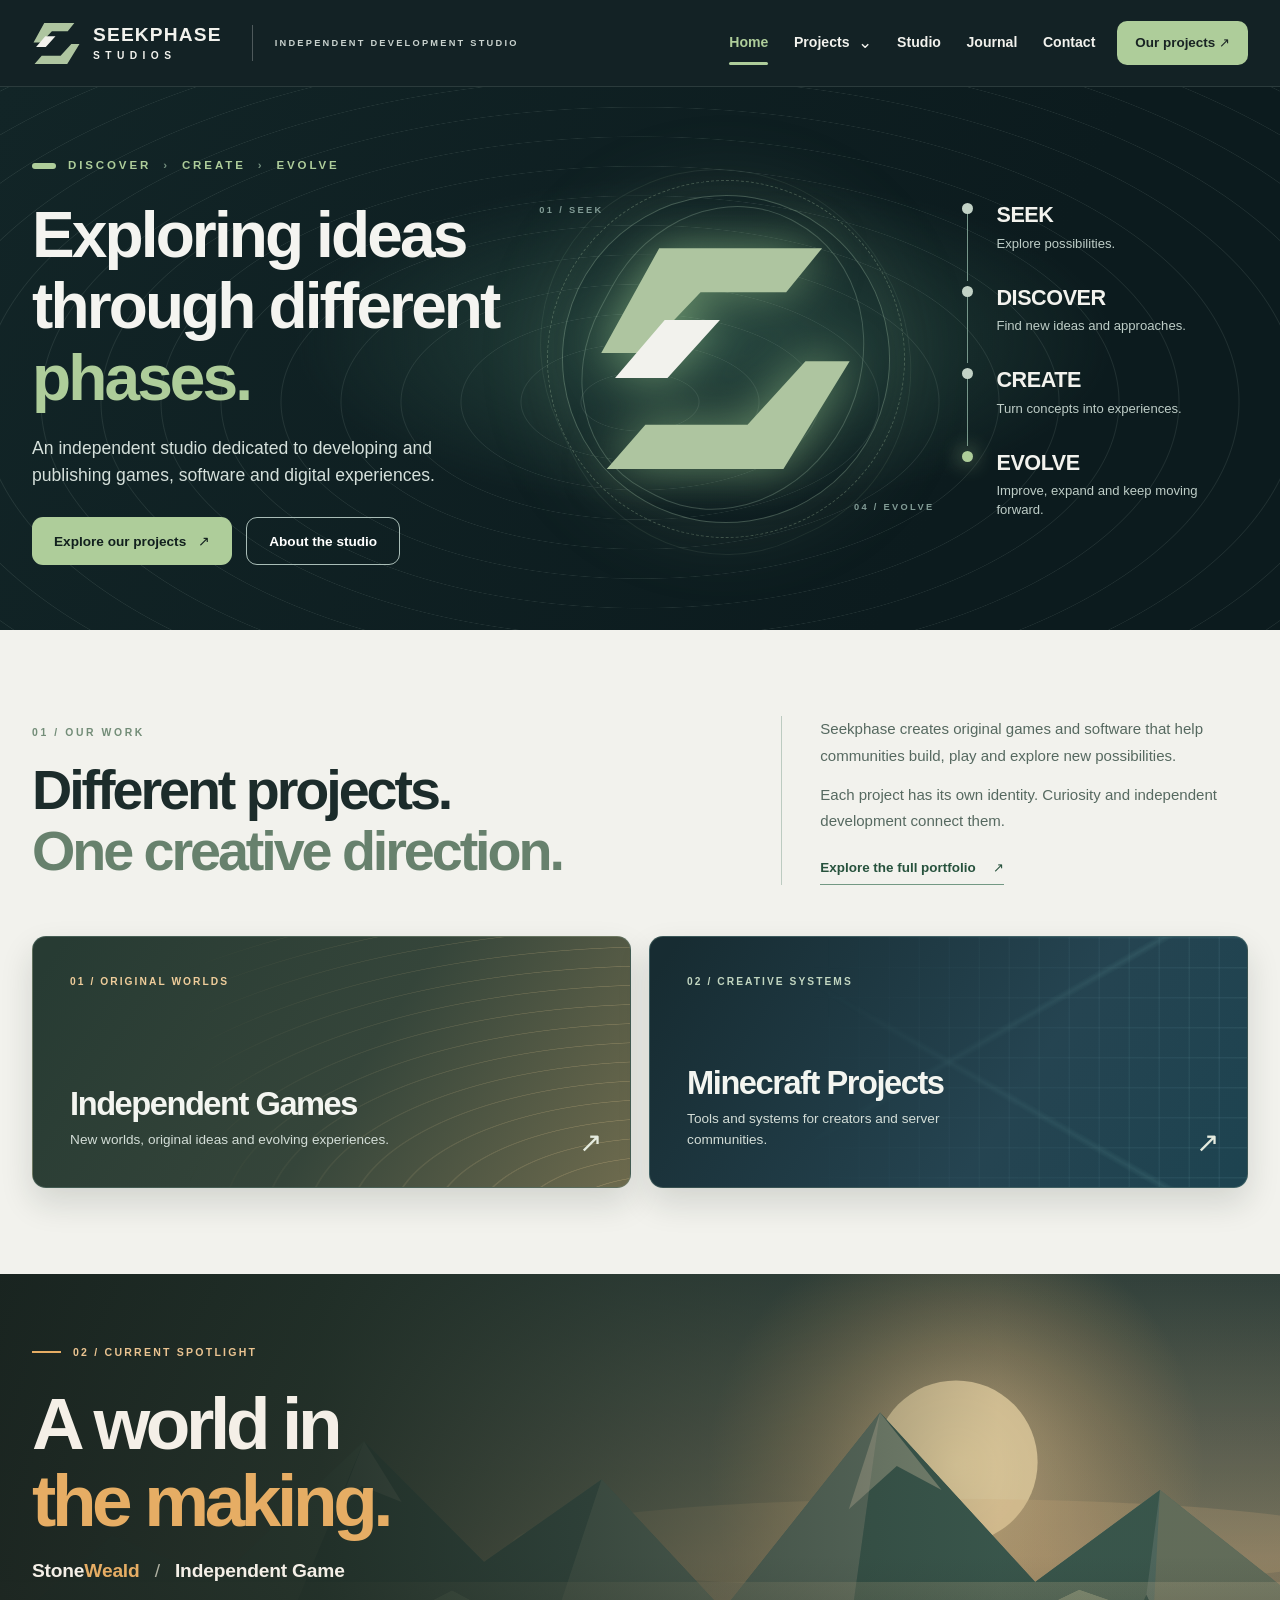
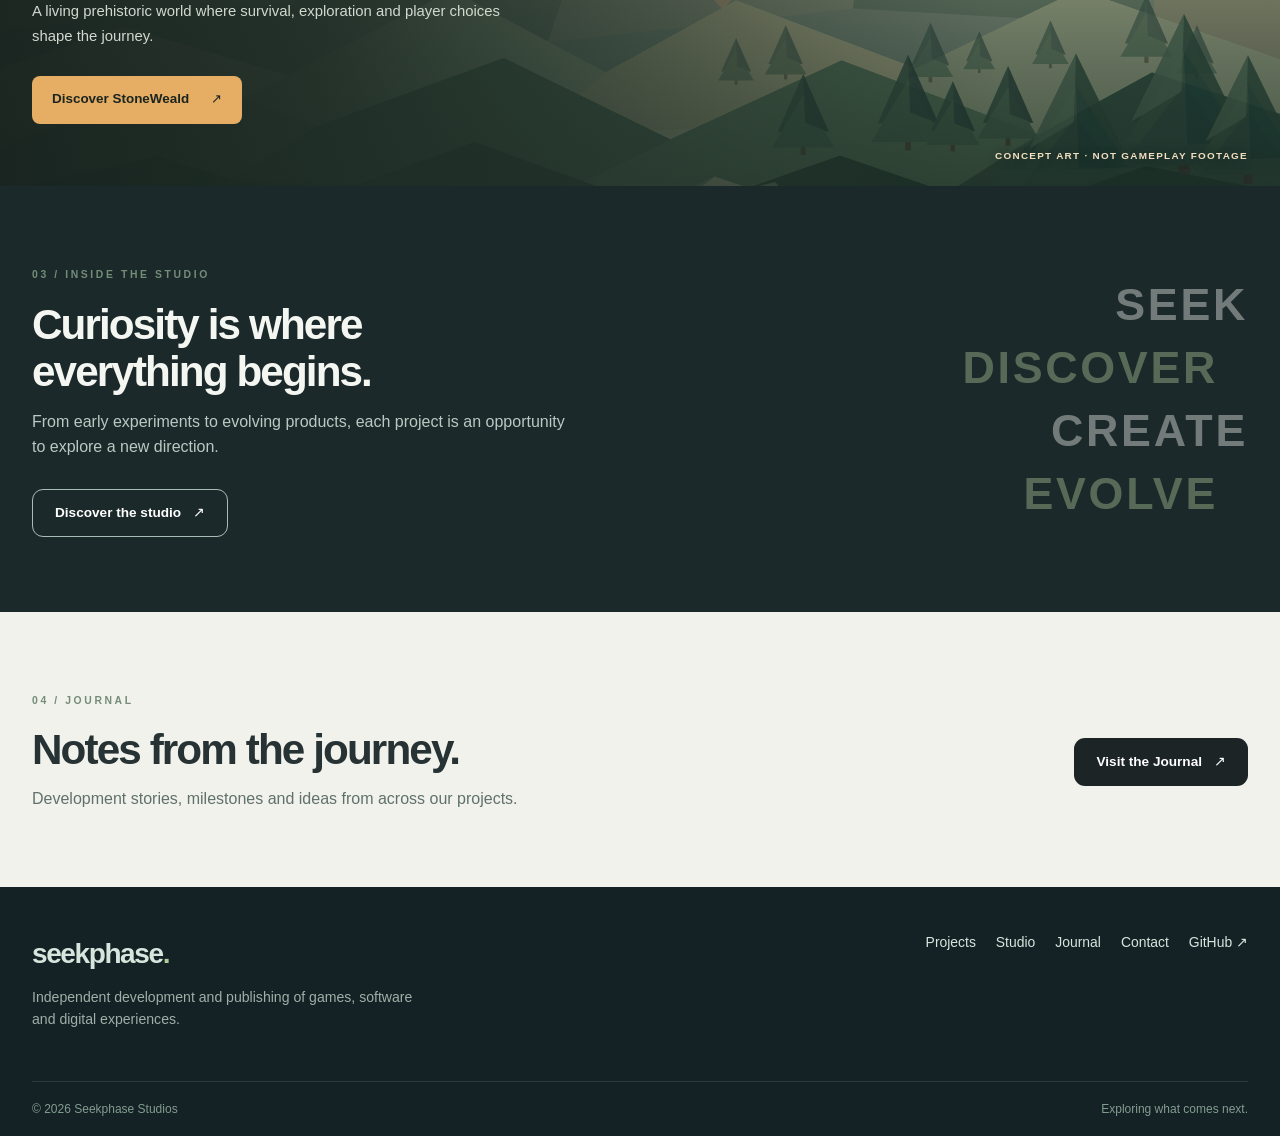
<file: index.html>
<!doctype html>
<html lang="en">
<head>
  <meta charset="utf-8">
  <meta name="viewport" content="width=device-width, initial-scale=1">
  <meta name="theme-color" content="#1C2426">
  <meta name="description" content="Seekphase Studios is an independent studio developing and publishing games, software and digital experiences.">
  <title>Independent Game & Software Studio | Seekphase Studios</title>
  <link rel="icon" href="assets/icons/seekphase-mark.svg" type="image/svg+xml">
  <link rel="stylesheet" href="assets/css/style.css">
  <link rel="stylesheet" href="assets/css/animations.css">
  <link rel="stylesheet" href="assets/css/responsive.css">
    <link rel="stylesheet" href="assets/css/home-highlights.css">
  <script src="assets/js/main.js" defer></script>
</head>
<body>
  <a class="skip-link" href="#main">Skip to main content</a>
  <header class="site-header">
    <div class="container header-inner">
      <a class="brand" href="index.html" aria-label="Seekphase Studios — Home">
        <img class="brand-mark" src="assets/icons/seekphase-mark.svg" alt="" width="48" height="48">
        <span class="brand-type"><strong>SEEKPHASE</strong><small>STUDIOS</small></span>
      </a>
      <span class="header-divider" aria-hidden="true"></span>
      <span class="header-caption">INDEPENDENT DEVELOPMENT STUDIO</span>
      <button class="menu-toggle" type="button" aria-controls="site-navigation" aria-expanded="false" aria-label="Open navigation"><span></span><span></span><span></span></button>
      <nav id="site-navigation" class="site-nav" aria-label="Primary">
        <a href="index.html" aria-current="page">Home</a>
        <details class="nav-projects">
          <summary>Projects <span class="nav-chevron" aria-hidden="true">⌄</span></summary>
          <div class="projects-submenu">
            <a href="projects.html">All Projects</a>
            <a href="projects.html#independent-games">Independent Games</a>
            <a href="projects.html#minecraft-projects">Minecraft Projects</a>
          </div>
        </details>
        <a href="studio.html" >Studio</a>
        <a href="journal.html" >Journal</a>
        <a href="contact.html" >Contact</a>
      </nav>
      <a class="header-action" href="projects.html">Our projects <span aria-hidden="true">↗</span></a>
    </div>
  </header>
  <main id="main"><section class="hero">
 <div class="hero-grid" aria-hidden="true"></div>
 <div class="container hero-inner">
   <div class="hero-copy reveal">
     <div class="eyebrow"><span class="eyebrow-line"></span> DISCOVER <b>›</b> CREATE <b>›</b> EVOLVE</div>
     <h1>Exploring ideas<br>through different<br><em>phases.</em></h1>
     <p>An independent studio dedicated to developing and publishing games, software and digital experiences.</p>
     <div class="button-row"><a class="button button-primary" href="projects.html">Explore our projects <span aria-hidden="true">↗</span></a><a class="button button-outline" href="studio.html">About the studio</a></div>
   </div>
   <div class="hero-art" aria-hidden="true">
     <div class="orbit orbit-one"></div><div class="orbit orbit-two"></div>
     <div class="phase-disc"><div class="phase-ring"></div><img src="assets/icons/seekphase-mark.svg" alt=""></div>
     <span class="hero-coordinate coord-one">01 / SEEK</span><span class="hero-coordinate coord-two">04 / EVOLVE</span>
   </div>
   <div class="hero-steps reveal" aria-label="The Seekphase approach">
     <div class="step"><span class="step-dot"></span><div><strong>SEEK</strong><p>Explore possibilities.</p></div></div>
     <div class="step"><span class="step-dot"></span><div><strong>DISCOVER</strong><p>Find new ideas and approaches.</p></div></div>
     <div class="step"><span class="step-dot"></span><div><strong>CREATE</strong><p>Turn concepts into experiences.</p></div></div>
     <div class="step"><span class="step-dot step-last"></span><div><strong>EVOLVE</strong><p>Improve, expand and keep moving forward.</p></div></div>
   </div>
 </div>
</section>
<section class="section home-work" id="projects" aria-labelledby="home-work-title">
  <div class="container">
    <div class="home-work-overview reveal">
      <div class="home-work-lead">
        <span class="section-kicker">01 / OUR WORK</span>
        <h2 id="home-work-title">Different projects.<br><em>One creative direction.</em></h2>
      </div>
      <div class="home-work-overview-copy">
        <p>Seekphase creates original games and software that help communities build, play and explore new possibilities.</p>
        <p>Each project has its own identity. Curiosity and independent development connect them.</p>
        <a class="home-work-main-link" href="projects.html">Explore the full portfolio <span aria-hidden="true">↗</span></a>
      </div>
    </div>
    <nav class="home-work-paths" aria-label="Explore the Seekphase portfolio">
      <a class="home-work-path home-work-path--games reveal" href="projects.html#independent-games">
        <span class="home-work-path-number">01 / ORIGINAL WORLDS</span>
        <span class="home-work-path-content">
          <strong>Independent Games</strong>
          <span>New worlds, original ideas and evolving experiences.</span>
        </span>
        <span class="home-work-path-art home-work-path-art--horizon" aria-hidden="true"></span>
        <span class="home-work-path-arrow" aria-hidden="true">↗</span>
      </a>
      <a class="home-work-path home-work-path--tools reveal" href="projects.html#minecraft-projects">
        <span class="home-work-path-number">02 / CREATIVE SYSTEMS</span>
        <span class="home-work-path-content">
          <strong>Minecraft Projects</strong>
          <span>Tools and systems for creators and server communities.</span>
        </span>
        <span class="home-work-path-art home-work-path-art--grid" aria-hidden="true"></span>
        <span class="home-work-path-arrow" aria-hidden="true">↗</span>
      </a>
    </nav>
  </div>
</section>

<section class="home-stone-spotlight" aria-labelledby="home-stone-title">
  <img class="home-stone-spotlight-image" src="assets/images/stoneweald-home.svg" width="1600" height="760" loading="lazy" alt="">
  <div class="home-stone-spotlight-shade" aria-hidden="true"></div>
  <div class="container home-stone-spotlight-inner">
    <div class="home-stone-spotlight-copy reveal">
      <span class="home-stone-spotlight-kicker"><span class="home-stone-spotlight-line" aria-hidden="true"></span> 02 / CURRENT SPOTLIGHT</span>
      <h2 id="home-stone-title">A world in<br><em>the making.</em></h2>
      <p class="home-stone-spotlight-name">Stone<span>Weald</span> <span class="home-stone-spotlight-divider" aria-hidden="true">/</span> Independent Game</p>
      <p class="home-stone-spotlight-description">A living prehistoric world where survival, exploration and player choices shape the journey.</p>
      <a class="home-stone-spotlight-link" href="projects/stoneweald.html">Discover StoneWeald <span aria-hidden="true">↗</span></a>
    </div>
    <span class="home-stone-spotlight-footnote">CONCEPT ART · NOT GAMEPLAY FOOTAGE</span>
  </div>
</section>

<section class="section studio-preview"><div class="container studio-preview-inner reveal"><div><span class="section-kicker">03 / INSIDE THE STUDIO</span><h2>Curiosity is where<br>everything begins.</h2><p>From early experiments to evolving products, each project is an opportunity to explore a new direction.</p><a class="button button-outline light-outline" href="studio.html">Discover the studio <span aria-hidden="true">↗</span></a></div><div class="studio-pattern" aria-hidden="true"><span>SEEK</span><span>DISCOVER</span><span>CREATE</span><span>EVOLVE</span></div></div></section>
<section class="section section-light journal-teaser"><div class="container reveal"><span class="section-kicker">04 / JOURNAL</span><div class="teaser-row"><div><h2>Notes from the journey.</h2><p>Development stories, milestones and ideas from across our projects.</p></div><a class="button button-dark" href="journal.html">Visit the Journal <span aria-hidden="true">↗</span></a></div></div></section></main>
  <footer class="site-footer">
    <div class="container footer-inner">
      <div><a class="footer-brand" href="index.html">seekphase<span>.</span></a><p>Independent development and publishing of games, software and digital experiences.</p></div>
      <div class="footer-links"><a href="projects.html">Projects</a><a href="studio.html">Studio</a><a href="journal.html">Journal</a><a href="contact.html">Contact</a><a href="https://github.com/AntzBR" target="_blank" rel="noopener noreferrer">GitHub ↗</a></div>
    </div>
    <div class="container footer-bottom"><span>© <span data-year>2026</span> Seekphase Studios</span><span>Exploring what comes next.</span></div>
  </footer>
</body>
</html>
</file>
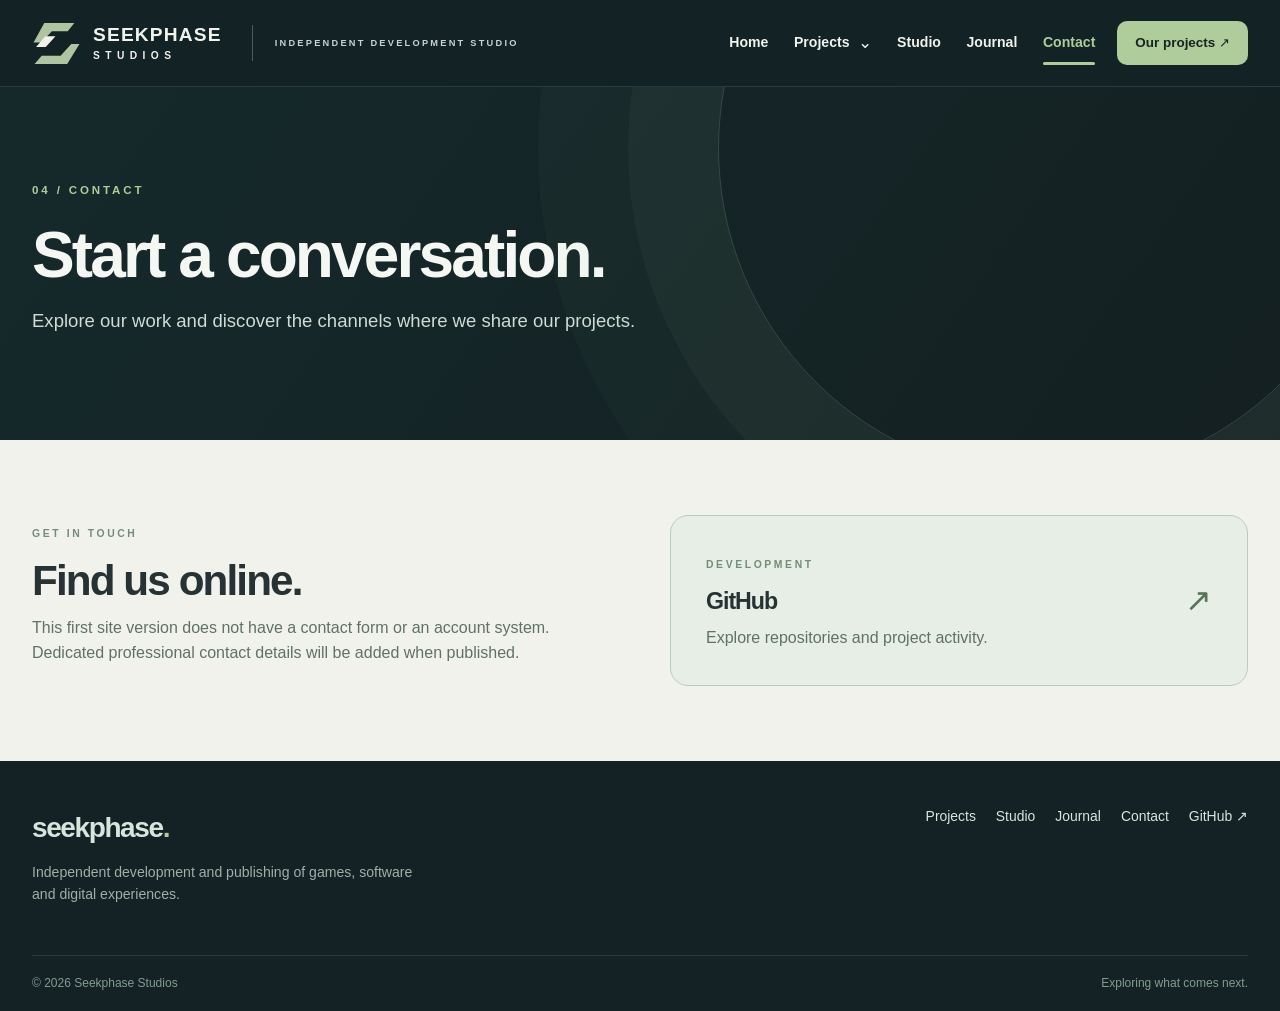
<file: contact.html>
<!doctype html>
<html lang="en">
<head>
  <meta charset="utf-8">
  <meta name="viewport" content="width=device-width, initial-scale=1">
  <meta name="theme-color" content="#1C2426">
  <meta name="description" content="Connect with Seekphase Studios and find its official development channels.">
  <title>Contact | Seekphase Studios</title>
  <link rel="icon" href="assets/icons/seekphase-mark.svg" type="image/svg+xml">
  <link rel="stylesheet" href="assets/css/style.css">
  <link rel="stylesheet" href="assets/css/animations.css">
  <link rel="stylesheet" href="assets/css/responsive.css">
  <script src="assets/js/main.js" defer></script>
</head>
<body>
  <a class="skip-link" href="#main">Skip to main content</a>
  <header class="site-header">
    <div class="container header-inner">
      <a class="brand" href="index.html" aria-label="Seekphase Studios — Home">
        <img class="brand-mark" src="assets/icons/seekphase-mark.svg" alt="" width="48" height="48">
        <span class="brand-type"><strong>SEEKPHASE</strong><small>STUDIOS</small></span>
      </a>
      <span class="header-divider" aria-hidden="true"></span>
      <span class="header-caption">INDEPENDENT DEVELOPMENT STUDIO</span>
      <button class="menu-toggle" type="button" aria-controls="site-navigation" aria-expanded="false" aria-label="Open navigation"><span></span><span></span><span></span></button>
      <nav id="site-navigation" class="site-nav" aria-label="Primary">
        <a href="index.html" >Home</a>
        <details class="nav-projects">
          <summary>Projects <span class="nav-chevron" aria-hidden="true">⌄</span></summary>
          <div class="projects-submenu">
            <a href="projects.html">All Projects</a>
            <a href="projects.html#independent-games">Independent Games</a>
            <a href="projects.html#minecraft-projects">Minecraft Projects</a>
          </div>
        </details>
        <a href="studio.html" >Studio</a>
        <a href="journal.html" >Journal</a>
        <a href="contact.html" aria-current="page">Contact</a>
      </nav>
      <a class="header-action" href="projects.html">Our projects <span aria-hidden="true">↗</span></a>
    </div>
  </header>
  <main id="main"><section class="page-hero"><div class="container reveal"><span class="eyebrow">04 / CONTACT</span><h1>Start a conversation.</h1><p>Explore our work and discover the channels where we share our projects.</p></div></section><section class="section section-light"><div class="container contact-layout"><div class="reveal"><span class="section-kicker">GET IN TOUCH</span><h2>Find us online.</h2><p>This first site version does not have a contact form or an account system. Dedicated professional contact details will be added when published.</p></div><a class="contact-card reveal" href="https://github.com/AntzBR" target="_blank" rel="noopener noreferrer"><div><span class="section-kicker">DEVELOPMENT</span><h3>GitHub</h3><p>Explore repositories and project activity.</p></div><span class="contact-arrow" aria-hidden="true">↗</span></a></div></section></main>
  <footer class="site-footer">
    <div class="container footer-inner">
      <div><a class="footer-brand" href="index.html">seekphase<span>.</span></a><p>Independent development and publishing of games, software and digital experiences.</p></div>
      <div class="footer-links"><a href="projects.html">Projects</a><a href="studio.html">Studio</a><a href="journal.html">Journal</a><a href="contact.html">Contact</a><a href="https://github.com/AntzBR" target="_blank" rel="noopener noreferrer">GitHub ↗</a></div>
    </div>
    <div class="container footer-bottom"><span>© <span data-year>2026</span> Seekphase Studios</span><span>Exploring what comes next.</span></div>
  </footer>
</body>
</html>
</file>
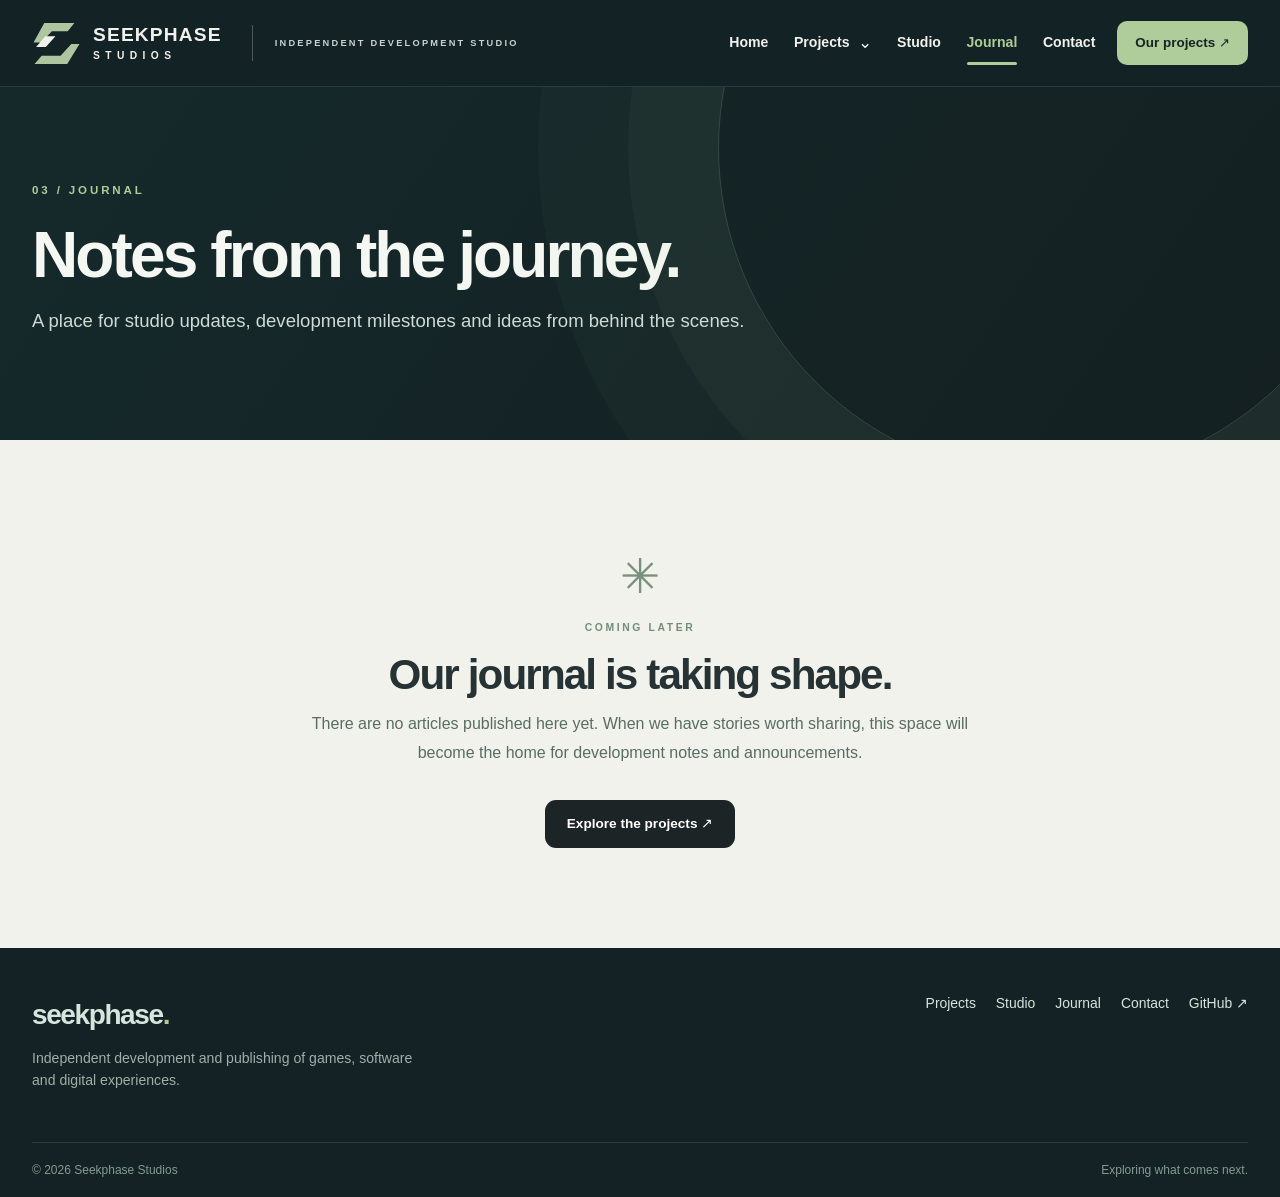
<file: journal.html>
<!doctype html>
<html lang="en">
<head>
  <meta charset="utf-8">
  <meta name="viewport" content="width=device-width, initial-scale=1">
  <meta name="theme-color" content="#1C2426">
  <meta name="description" content="The future Journal of Seekphase Studios: development stories, project updates and ideas.">
  <title>Journal | Seekphase Studios</title>
  <link rel="icon" href="assets/icons/seekphase-mark.svg" type="image/svg+xml">
  <link rel="stylesheet" href="assets/css/style.css">
  <link rel="stylesheet" href="assets/css/animations.css">
  <link rel="stylesheet" href="assets/css/responsive.css">
  <script src="assets/js/main.js" defer></script>
</head>
<body>
  <a class="skip-link" href="#main">Skip to main content</a>
  <header class="site-header">
    <div class="container header-inner">
      <a class="brand" href="index.html" aria-label="Seekphase Studios — Home">
        <img class="brand-mark" src="assets/icons/seekphase-mark.svg" alt="" width="48" height="48">
        <span class="brand-type"><strong>SEEKPHASE</strong><small>STUDIOS</small></span>
      </a>
      <span class="header-divider" aria-hidden="true"></span>
      <span class="header-caption">INDEPENDENT DEVELOPMENT STUDIO</span>
      <button class="menu-toggle" type="button" aria-controls="site-navigation" aria-expanded="false" aria-label="Open navigation"><span></span><span></span><span></span></button>
      <nav id="site-navigation" class="site-nav" aria-label="Primary">
        <a href="index.html" >Home</a>
        <details class="nav-projects">
          <summary>Projects <span class="nav-chevron" aria-hidden="true">⌄</span></summary>
          <div class="projects-submenu">
            <a href="projects.html">All Projects</a>
            <a href="projects.html#independent-games">Independent Games</a>
            <a href="projects.html#minecraft-projects">Minecraft Projects</a>
          </div>
        </details>
        <a href="studio.html" >Studio</a>
        <a href="journal.html" aria-current="page">Journal</a>
        <a href="contact.html" >Contact</a>
      </nav>
      <a class="header-action" href="projects.html">Our projects <span aria-hidden="true">↗</span></a>
    </div>
  </header>
  <main id="main"><section class="page-hero"><div class="container reveal"><span class="eyebrow">03 / JOURNAL</span><h1>Notes from the journey.</h1><p>A place for studio updates, development milestones and ideas from behind the scenes.</p></div></section><section class="section section-light"><div class="container empty-state reveal"><span class="empty-marker">✳</span><span class="section-kicker">COMING LATER</span><h2>Our journal is taking shape.</h2><p>There are no articles published here yet. When we have stories worth sharing, this space will become the home for development notes and announcements.</p><a class="button button-dark" href="projects.html">Explore the projects ↗</a></div></section></main>
  <footer class="site-footer">
    <div class="container footer-inner">
      <div><a class="footer-brand" href="index.html">seekphase<span>.</span></a><p>Independent development and publishing of games, software and digital experiences.</p></div>
      <div class="footer-links"><a href="projects.html">Projects</a><a href="studio.html">Studio</a><a href="journal.html">Journal</a><a href="contact.html">Contact</a><a href="https://github.com/AntzBR" target="_blank" rel="noopener noreferrer">GitHub ↗</a></div>
    </div>
    <div class="container footer-bottom"><span>© <span data-year>2026</span> Seekphase Studios</span><span>Exploring what comes next.</span></div>
  </footer>
</body>
</html>
</file>
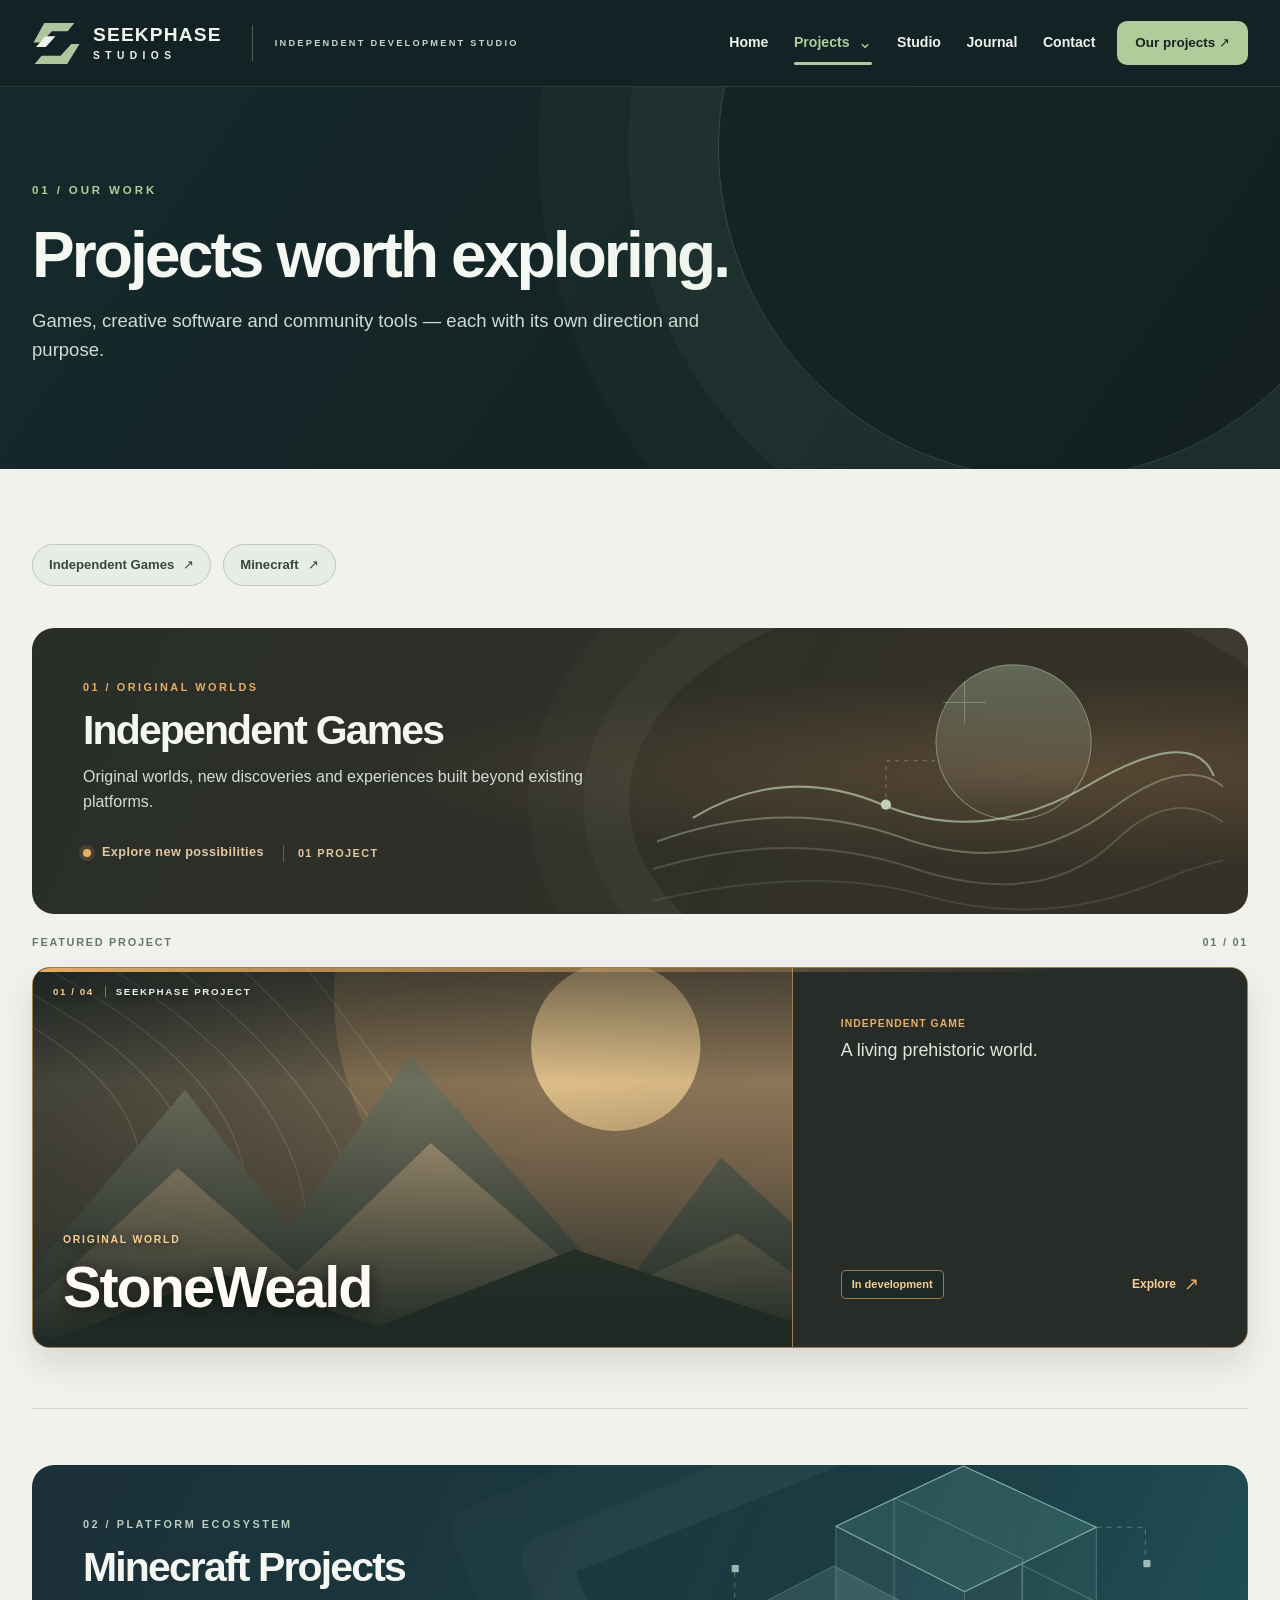
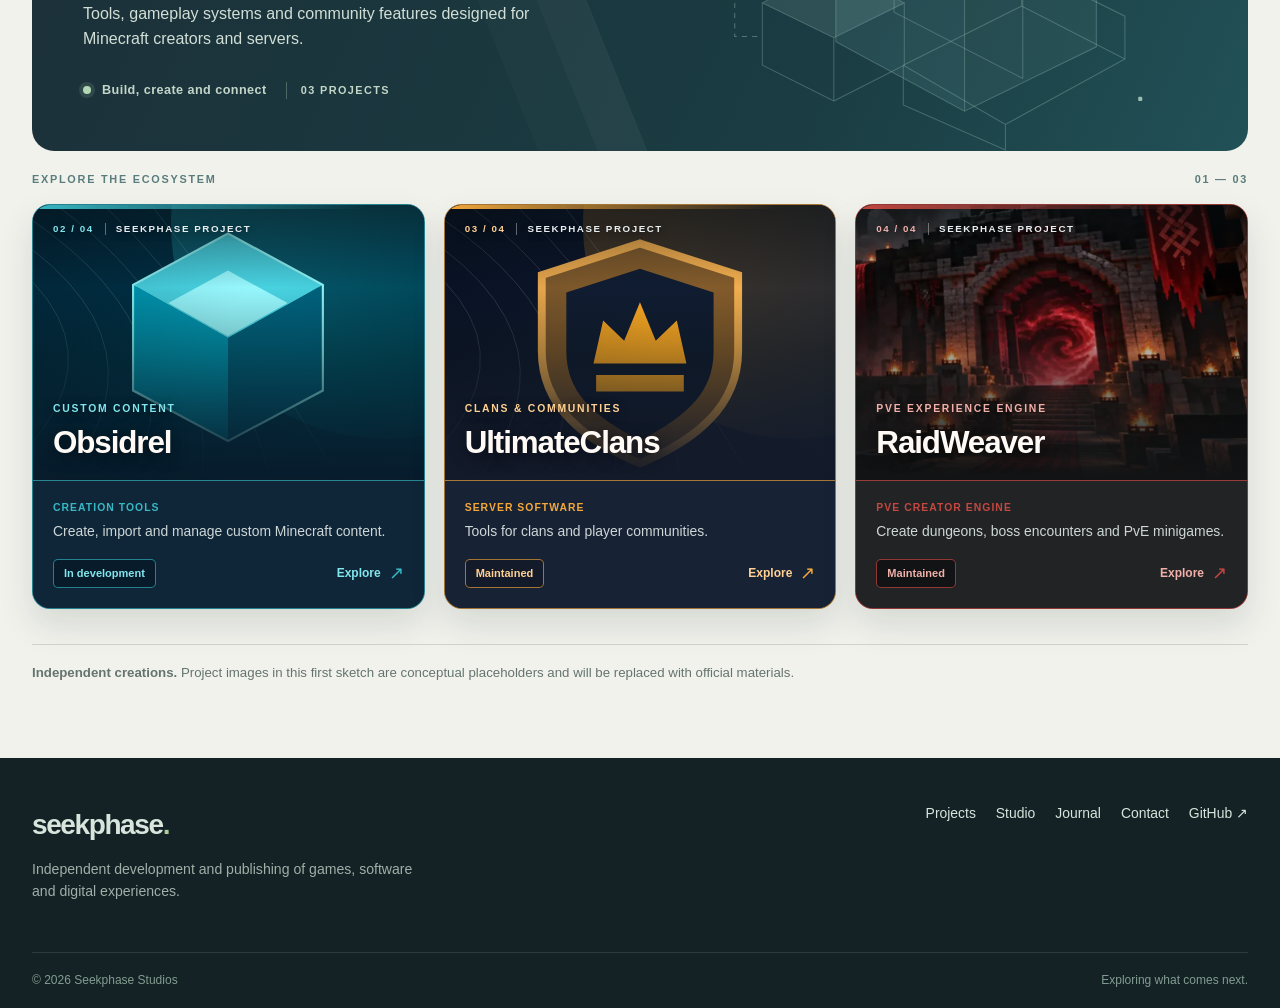
<file: projects.html>
<!doctype html>
<html lang="en">
<head>
  <meta charset="utf-8">
  <meta name="viewport" content="width=device-width, initial-scale=1">
  <meta name="theme-color" content="#1C2426">
  <meta name="description" content="Explore Seekphase Studios projects: StoneWeald, Obsidrel, UltimateClans and RaidWeaver.">
  <title>Projects | Seekphase Studios</title>
  <link rel="icon" href="assets/icons/seekphase-mark.svg" type="image/svg+xml">
  <link rel="stylesheet" href="assets/css/style.css">
  <link rel="stylesheet" href="assets/css/animations.css">
  <link rel="stylesheet" href="assets/css/responsive.css">
  <link rel="stylesheet" href="assets/css/project-cards.css">
  <script src="assets/js/main.js" defer></script>
</head>
<body>
  <a class="skip-link" href="#main">Skip to main content</a>
  <header class="site-header">
    <div class="container header-inner">
      <a class="brand" href="index.html" aria-label="Seekphase Studios — Home">
        <img class="brand-mark" src="assets/icons/seekphase-mark.svg" alt="" width="48" height="48">
        <span class="brand-type"><strong>SEEKPHASE</strong><small>STUDIOS</small></span>
      </a>
      <span class="header-divider" aria-hidden="true"></span>
      <span class="header-caption">INDEPENDENT DEVELOPMENT STUDIO</span>
      <button class="menu-toggle" type="button" aria-controls="site-navigation" aria-expanded="false" aria-label="Open navigation"><span></span><span></span><span></span></button>
      <nav id="site-navigation" class="site-nav" aria-label="Primary">
        <a href="index.html" >Home</a>
        <details class="nav-projects is-current">
          <summary>Projects <span class="nav-chevron" aria-hidden="true">⌄</span></summary>
          <div class="projects-submenu">
            <a href="projects.html">All Projects</a>
            <a href="projects.html#independent-games">Independent Games</a>
            <a href="projects.html#minecraft-projects">Minecraft Projects</a>
          </div>
        </details>
        <a href="studio.html" >Studio</a>
        <a href="journal.html" >Journal</a>
        <a href="contact.html" >Contact</a>
      </nav>
      <a class="header-action" href="projects.html">Our projects <span aria-hidden="true">↗</span></a>
    </div>
  </header>
  <main id="main"><section class="page-hero"><div class="container reveal"><span class="eyebrow">01 / OUR WORK</span><h1>Projects worth exploring.</h1><p>Games, creative software and community tools — each with its own direction and purpose.</p></div></section><section class="section section-light"><div class="container"><nav class="project-category-nav reveal" aria-label="Browse projects by category">
    <a href="#independent-games">Independent Games <span aria-hidden="true">↗</span></a>
    <a href="#minecraft-projects">Minecraft <span aria-hidden="true">↗</span></a>
  </nav>
  <section class="project-category project-category--independent" id="independent-games" aria-labelledby="independent-title">
    <div class="category-feature category-feature--independent reveal">
      <div class="category-feature-copy">
        <span class="category-feature-kicker">01 / ORIGINAL WORLDS</span>
        <h2 id="independent-title">Independent Games</h2>
        <p>Original worlds, new discoveries and experiences built beyond existing platforms.</p>
        <span class="category-feature-footer"><span class="feature-indicator" aria-hidden="true"></span> Explore new possibilities <span class="category-feature-count">01 PROJECT</span></span>
      </div>
      <div class="category-feature-art category-feature-art--worlds" aria-hidden="true">
        <svg viewBox="0 0 520 280" xmlns="http://www.w3.org/2000/svg" focusable="false">
          <defs><linearGradient id="world-horizon" x1="0" y1="0" x2="0" y2="1"><stop offset="0%" stop-color="#c6d8ba" stop-opacity=".38"/><stop offset="100%" stop-color="#c6d8ba" stop-opacity="0"/></linearGradient></defs>
          <circle cx="334" cy="112" r="76" fill="url(#world-horizon)" stroke="#b7caae" stroke-opacity=".58" stroke-width="1"/>
          <path d="M20 186 Q108 132 206 173 T407 154 T530 145" fill="none" stroke="#bcd0b0" stroke-opacity=".75" stroke-width="2"/>
          <path d="M-15 209 Q110 164 224 205 T430 177 T560 182" fill="none" stroke="#bcd0b0" stroke-opacity=".44" stroke-width="2"/>
          <path d="M-35 241 Q108 193 235 235 T434 208 T570 220" fill="none" stroke="#bcd0b0" stroke-opacity=".25" stroke-width="2"/>
          <path d="M-40 272 Q132 229 248 262 T477 248 T570 256" fill="none" stroke="#bcd0b0" stroke-opacity=".15" stroke-width="2"/>
          <circle cx="209" cy="173" r="5" fill="#cfe1c3"/><path d="M209 166V130H257" fill="none" stroke="#bcd0b0" stroke-opacity=".45" stroke-width="1" stroke-dasharray="4 5"/>
          <path d="M265 73H307 M286 52V94" stroke="#d8e4d2" stroke-opacity=".35" stroke-width="1"/>
        </svg>
      </div>
    </div>
    <div class="category-gallery-label reveal"><span>FEATURED PROJECT</span><span>01 / 01</span></div>
    <div class="project-grid category-grid"><a class="project-card project-stone reveal" href="projects/stoneweald.html" aria-label="Explore StoneWeald">
  <div class="project-art">
    <img src="assets/images/stoneweald.svg" alt="" loading="lazy" width="640" height="320">
    <span class="project-art-index" aria-hidden="true">01 / 04 <span>SEEKPHASE PROJECT</span></span>
    <div class="project-art-identity">
      <span class="project-art-overline">ORIGINAL WORLD</span>
      <h3>StoneWeald</h3>
    </div>
  </div>
  <div class="project-info">
    <div class="project-description">
      <span class="project-info-kind">Independent game</span>
      <p>A living prehistoric world.</p>
    </div>
    <div class="project-meta">
      <span class="project-status">In development</span>
      <span class="project-visit">Explore <span class="project-arrow" aria-hidden="true">↗</span></span>
    </div>
  </div>
</a></div>
  </section>
  <section class="project-category project-category--minecraft" id="minecraft-projects" aria-labelledby="minecraft-title">
    <div class="category-feature category-feature--minecraft reveal">
      <div class="category-feature-copy">
        <span class="category-feature-kicker">02 / PLATFORM ECOSYSTEM</span>
        <h2 id="minecraft-title">Minecraft Projects</h2>
        <p>Tools, gameplay systems and community features designed for Minecraft creators and servers.</p>
        <span class="category-feature-footer"><span class="feature-indicator" aria-hidden="true"></span> Build, create and connect <span class="category-feature-count">03 PROJECTS</span></span>
      </div>
      <div class="category-feature-art category-feature-art--systems" aria-hidden="true">
        <svg viewBox="0 0 520 280" xmlns="http://www.w3.org/2000/svg" focusable="false">
          <g stroke="#a9c8c0" stroke-opacity=".35" stroke-width="1" fill="none">
            <path d="M160 60L285 1L415 61L286 124Z M160 60V173L286 241V124 M286 124L415 61V178L286 241"/>
            <path d="M217 32L343 92 M217 32V144L343 209 M343 92V209"/>
            <path d="M226 196L342 138L443 190L326 254Z M342 138V98L443 148V190 M226 196V235L326 279V254"/>
            <path d="M88 135L158 99L227 135L158 169Z M88 135V196L158 231V169 M158 169L227 135V196L158 231"/>
          </g>
          <path d="M160 60L285 1L415 61L286 124Z" fill="#8bd0c0" fill-opacity=".19" stroke="#b3d9cc" stroke-opacity=".7"/>
          <path d="M160 60L286 124V241L160 173Z" fill="#6a9d9f" fill-opacity=".18"/>
          <path d="M286 124L415 61V178L286 241Z" fill="#9dbfad" fill-opacity=".09"/>
          <path d="M88 135L158 99L227 135L158 169Z" fill="#b3d9cc" fill-opacity=".15"/>
          <g fill="#d9f3e4" opacity=".75"><rect x="58" y="98" width="7" height="7" rx="1"/><rect x="461" y="93" width="7" height="7" rx="1"/><rect x="456" y="227" width="4" height="4" rx="1"/></g>
          <path d="M61 105V168H88 M415 61H463V93" fill="none" stroke="#a4cfc0" stroke-width="1" stroke-dasharray="5 5" opacity=".45"/>
        </svg>
      </div>
    </div>
    <div class="category-gallery-label reveal"><span>EXPLORE THE ECOSYSTEM</span><span>01 — 03</span></div>
    <div class="project-grid category-grid"><a class="project-card project-cyan reveal" href="projects/obsidrel.html" aria-label="Explore Obsidrel">
  <div class="project-art">
    <img src="assets/images/obsidrel.svg" alt="" loading="lazy" width="640" height="320">
    <span class="project-art-index" aria-hidden="true">02 / 04 <span>SEEKPHASE PROJECT</span></span>
    <div class="project-art-identity">
      <span class="project-art-overline">CUSTOM CONTENT</span>
      <h3>Obsidrel</h3>
    </div>
  </div>
  <div class="project-info">
    <div class="project-description">
      <span class="project-info-kind">Creation tools</span>
      <p>Create, import and manage custom Minecraft content.</p>
    </div>
    <div class="project-meta">
      <span class="project-status">In development</span>
      <span class="project-visit">Explore <span class="project-arrow" aria-hidden="true">↗</span></span>
    </div>
  </div>
</a>
<a class="project-card project-gold reveal" href="projects/ultimateclans.html" aria-label="Explore UltimateClans">
  <div class="project-art">
    <img src="assets/images/ultimateclans.svg" alt="" loading="lazy" width="640" height="320">
    <span class="project-art-index" aria-hidden="true">03 / 04 <span>SEEKPHASE PROJECT</span></span>
    <div class="project-art-identity">
      <span class="project-art-overline">CLANS & COMMUNITIES</span>
      <h3>UltimateClans</h3>
    </div>
  </div>
  <div class="project-info">
    <div class="project-description">
      <span class="project-info-kind">Server software</span>
      <p>Tools for clans and player communities.</p>
    </div>
    <div class="project-meta">
      <span class="project-status">Maintained</span>
      <span class="project-visit">Explore <span class="project-arrow" aria-hidden="true">↗</span></span>
    </div>
  </div>
</a>
<a class="project-card project-crimson reveal" href="projects/raidweaver.html" aria-label="Explore RaidWeaver">
  <div class="project-art">
    <img src="assets/images/raidweaver-cover.webp" alt="" loading="lazy" width="640" height="320">
    <span class="project-art-index" aria-hidden="true">04 / 04 <span>SEEKPHASE PROJECT</span></span>
    <div class="project-art-identity">
      <span class="project-art-overline">PVE EXPERIENCE ENGINE</span>
      <h3>RaidWeaver</h3>
    </div>
  </div>
  <div class="project-info">
    <div class="project-description">
      <span class="project-info-kind">PvE creator engine</span>
      <p>Create dungeons, boss encounters and PvE minigames.</p>
    </div>
    <div class="project-meta">
      <span class="project-status">Maintained</span>
      <span class="project-visit">Explore <span class="project-arrow" aria-hidden="true">↗</span></span>
    </div>
  </div>
</a></div>
  </section>
  <div class="note-line reveal"><strong>Independent creations.</strong> Project images in this first sketch are conceptual placeholders and will be replaced with official materials.</div></div></section></main>
  <footer class="site-footer">
    <div class="container footer-inner">
      <div><a class="footer-brand" href="index.html">seekphase<span>.</span></a><p>Independent development and publishing of games, software and digital experiences.</p></div>
      <div class="footer-links"><a href="projects.html">Projects</a><a href="studio.html">Studio</a><a href="journal.html">Journal</a><a href="contact.html">Contact</a><a href="https://github.com/AntzBR" target="_blank" rel="noopener noreferrer">GitHub ↗</a></div>
    </div>
    <div class="container footer-bottom"><span>© <span data-year>2026</span> Seekphase Studios</span><span>Exploring what comes next.</span></div>
  </footer>
</body>
</html>
</file>
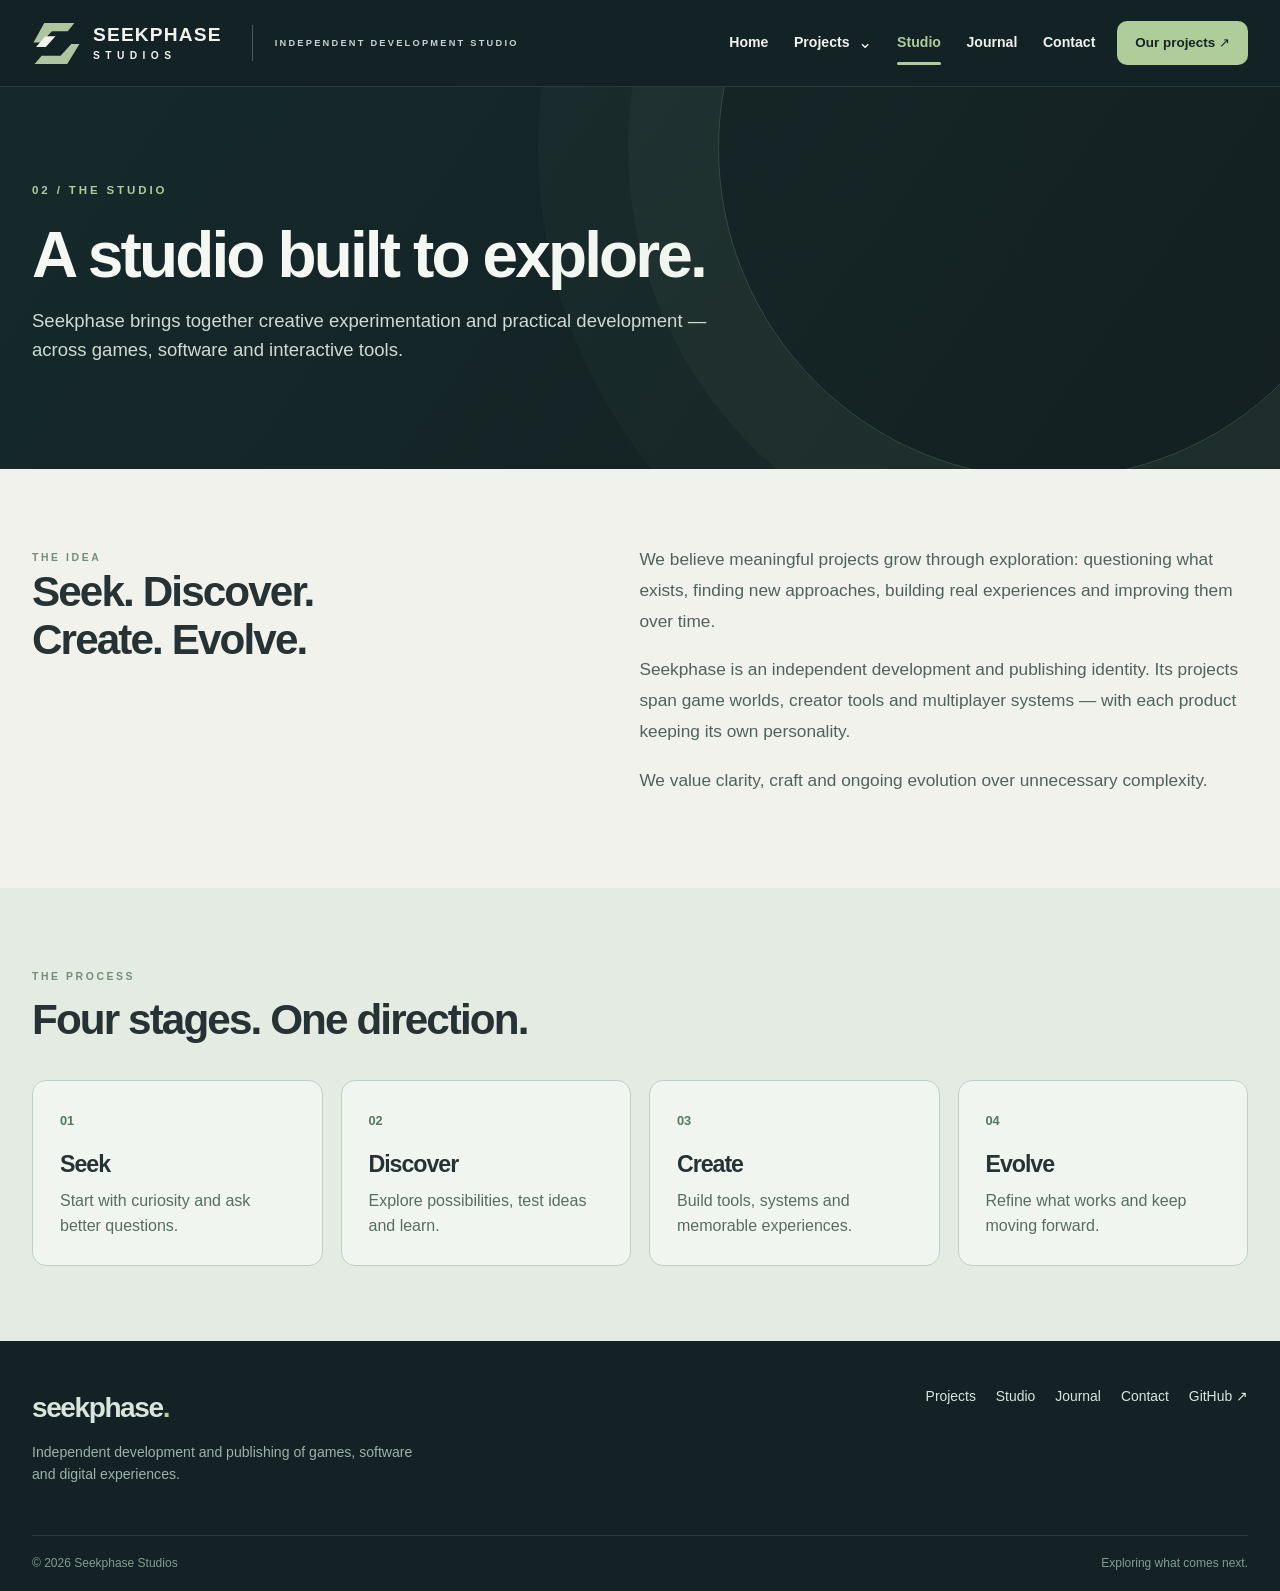
<file: studio.html>
<!doctype html>
<html lang="en">
<head>
  <meta charset="utf-8">
  <meta name="viewport" content="width=device-width, initial-scale=1">
  <meta name="theme-color" content="#1C2426">
  <meta name="description" content="Learn about Seekphase Studios, an independent game and software development studio.">
  <title>Studio | Seekphase Studios</title>
  <link rel="icon" href="assets/icons/seekphase-mark.svg" type="image/svg+xml">
  <link rel="stylesheet" href="assets/css/style.css">
  <link rel="stylesheet" href="assets/css/animations.css">
  <link rel="stylesheet" href="assets/css/responsive.css">
  <script src="assets/js/main.js" defer></script>
</head>
<body>
  <a class="skip-link" href="#main">Skip to main content</a>
  <header class="site-header">
    <div class="container header-inner">
      <a class="brand" href="index.html" aria-label="Seekphase Studios — Home">
        <img class="brand-mark" src="assets/icons/seekphase-mark.svg" alt="" width="48" height="48">
        <span class="brand-type"><strong>SEEKPHASE</strong><small>STUDIOS</small></span>
      </a>
      <span class="header-divider" aria-hidden="true"></span>
      <span class="header-caption">INDEPENDENT DEVELOPMENT STUDIO</span>
      <button class="menu-toggle" type="button" aria-controls="site-navigation" aria-expanded="false" aria-label="Open navigation"><span></span><span></span><span></span></button>
      <nav id="site-navigation" class="site-nav" aria-label="Primary">
        <a href="index.html" >Home</a>
        <details class="nav-projects">
          <summary>Projects <span class="nav-chevron" aria-hidden="true">⌄</span></summary>
          <div class="projects-submenu">
            <a href="projects.html">All Projects</a>
            <a href="projects.html#independent-games">Independent Games</a>
            <a href="projects.html#minecraft-projects">Minecraft Projects</a>
          </div>
        </details>
        <a href="studio.html" aria-current="page">Studio</a>
        <a href="journal.html" >Journal</a>
        <a href="contact.html" >Contact</a>
      </nav>
      <a class="header-action" href="projects.html">Our projects <span aria-hidden="true">↗</span></a>
    </div>
  </header>
  <main id="main"><section class="page-hero"><div class="container reveal"><span class="eyebrow">02 / THE STUDIO</span><h1>A studio built to explore.</h1><p>Seekphase brings together creative experimentation and practical development — across games, software and interactive tools.</p></div></section><section class="section section-light"><div class="container editorial-layout">
  <div class="editorial-title reveal"><span class="section-kicker">THE IDEA</span><h2>Seek. Discover.<br>Create. Evolve.</h2></div>
  <div class="editorial-content reveal"><p>We believe meaningful projects grow through exploration: questioning what exists, finding new approaches, building real experiences and improving them over time.</p><p>Seekphase is an independent development and publishing identity. Its projects span game worlds, creator tools and multiplayer systems — with each product keeping its own personality.</p><p>We value clarity, craft and ongoing evolution over unnecessary complexity.</p></div>
 </div></section><section class="section process-section"><div class="container"><div class="section-heading reveal"><div><span class="section-kicker">THE PROCESS</span><h2>Four stages. One direction.</h2></div></div><div class="process-grid"><div class="process-card reveal"><span>01</span><h3>Seek</h3><p>Start with curiosity and ask better questions.</p></div><div class="process-card reveal"><span>02</span><h3>Discover</h3><p>Explore possibilities, test ideas and learn.</p></div><div class="process-card reveal"><span>03</span><h3>Create</h3><p>Build tools, systems and memorable experiences.</p></div><div class="process-card reveal"><span>04</span><h3>Evolve</h3><p>Refine what works and keep moving forward.</p></div></div></div></section></main>
  <footer class="site-footer">
    <div class="container footer-inner">
      <div><a class="footer-brand" href="index.html">seekphase<span>.</span></a><p>Independent development and publishing of games, software and digital experiences.</p></div>
      <div class="footer-links"><a href="projects.html">Projects</a><a href="studio.html">Studio</a><a href="journal.html">Journal</a><a href="contact.html">Contact</a><a href="https://github.com/AntzBR" target="_blank" rel="noopener noreferrer">GitHub ↗</a></div>
    </div>
    <div class="container footer-bottom"><span>© <span data-year>2026</span> Seekphase Studios</span><span>Exploring what comes next.</span></div>
  </footer>
</body>
</html>
</file>
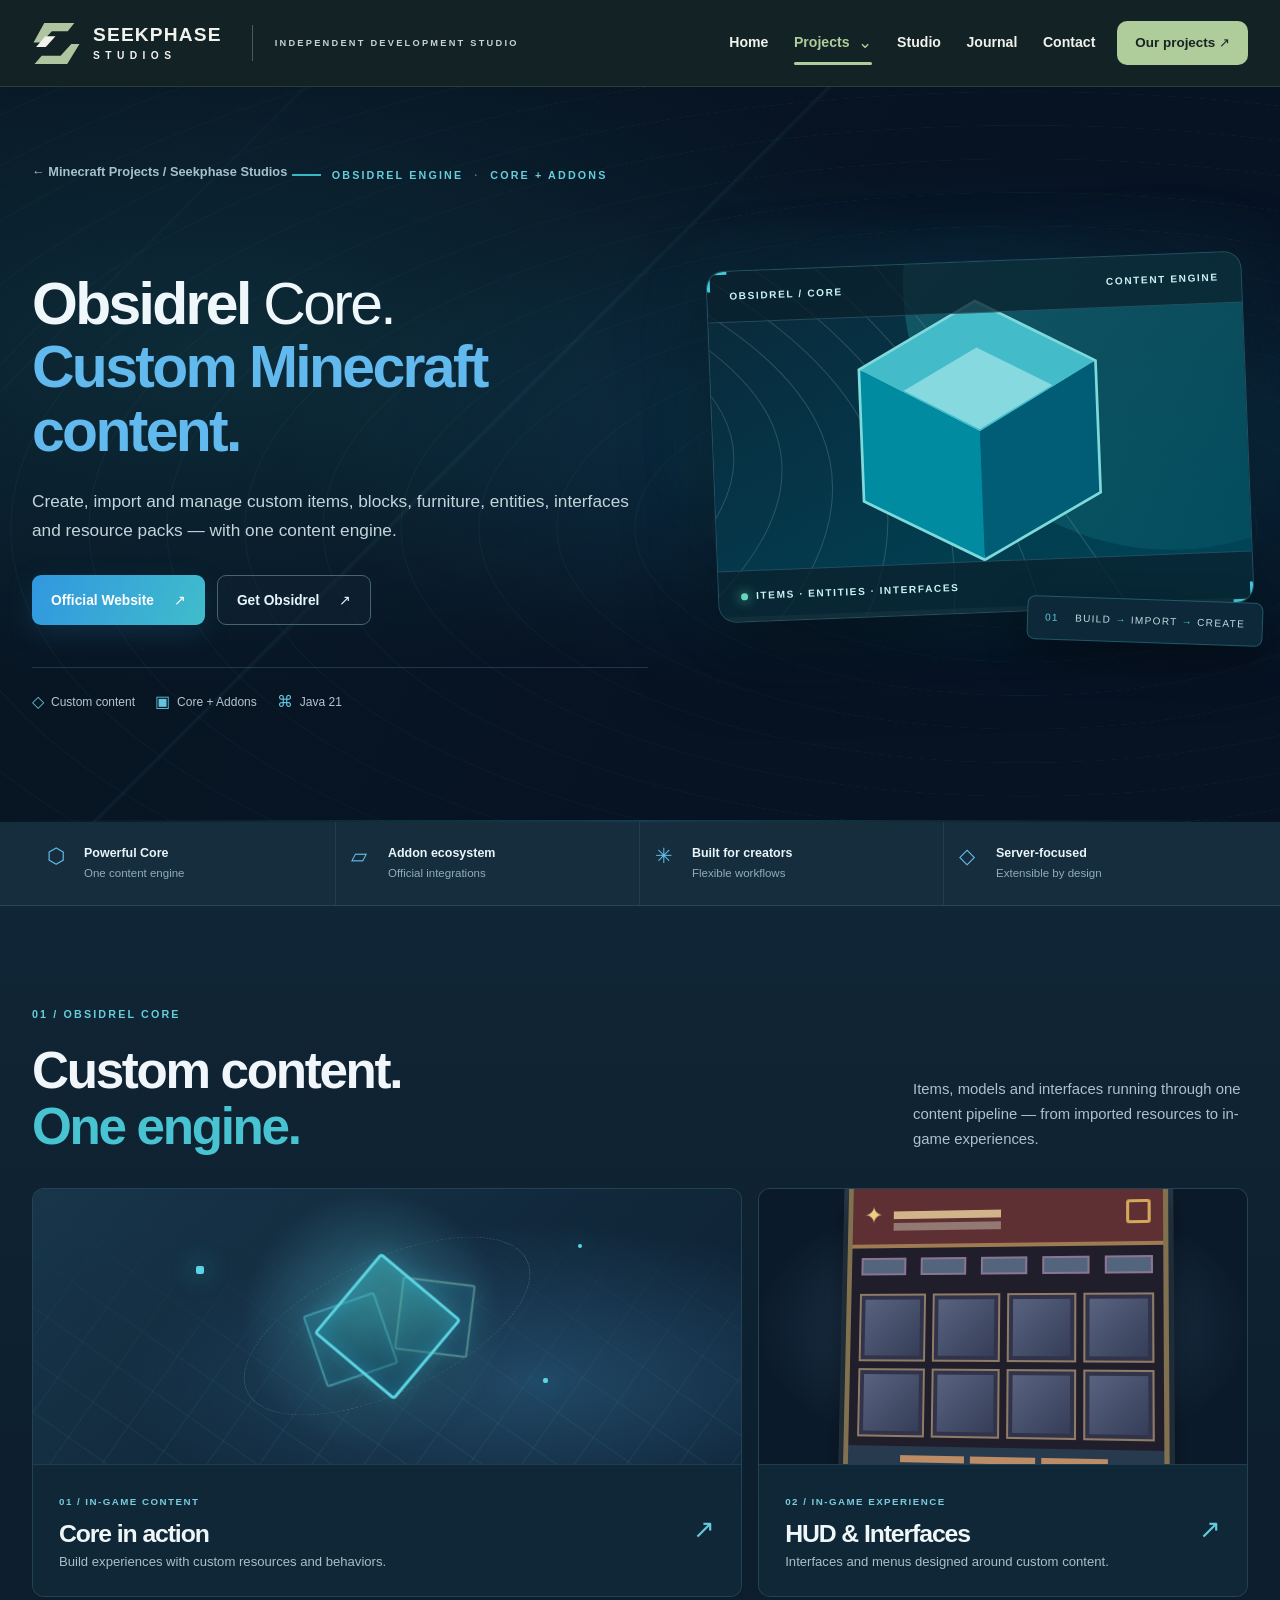
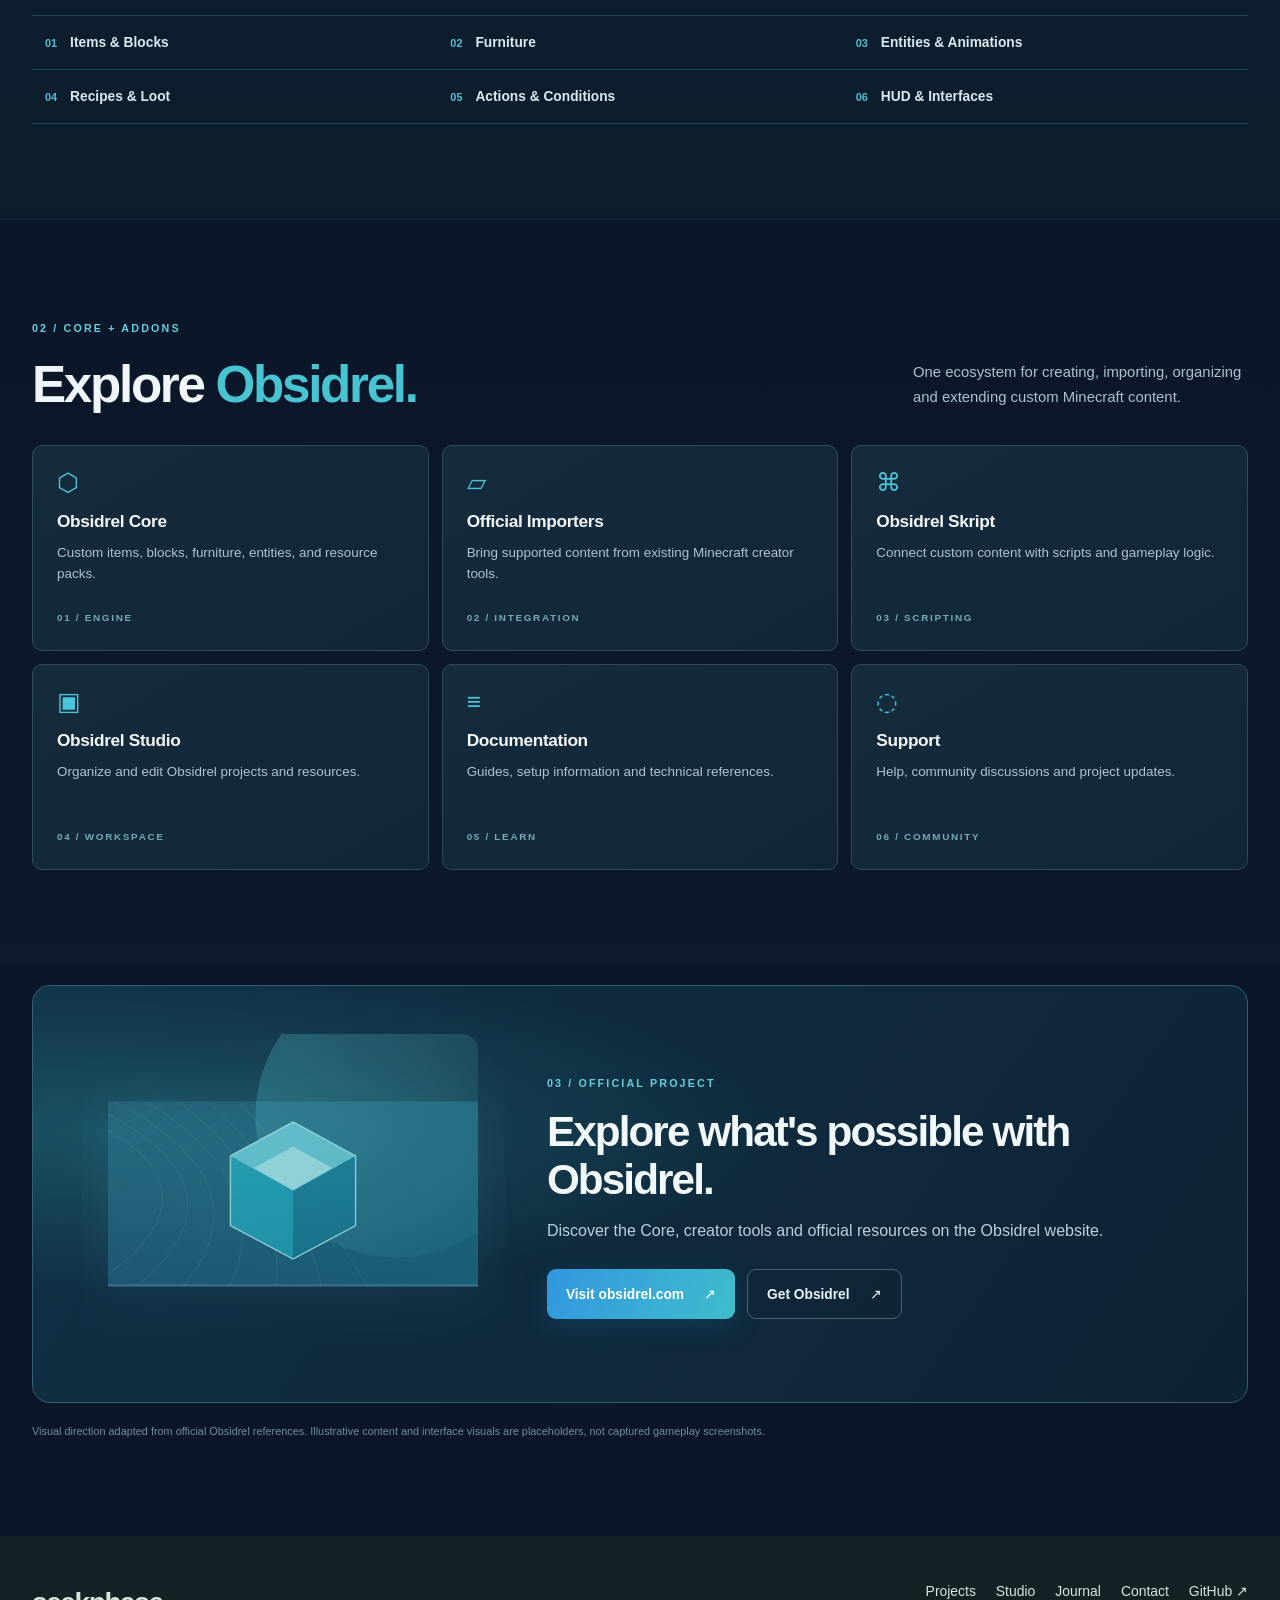
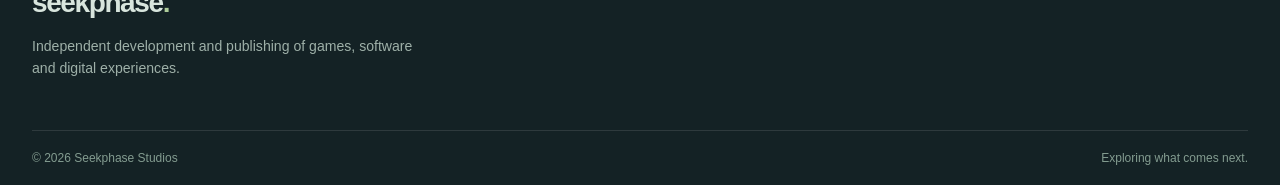
<file: projects/obsidrel.html>
<!doctype html>
<html lang="en">
<head>
  <meta charset="utf-8">
  <meta name="viewport" content="width=device-width, initial-scale=1">
  <meta name="theme-color" content="#1C2426">
  <meta name="description" content="Obsidrel is a Minecraft content engine for custom items, blocks, furniture, entities and interfaces. Explore the project at Seekphase Studios.">
  <title>Obsidrel — Custom Minecraft Content | Seekphase Studios</title>
  <link rel="icon" href="../assets/icons/seekphase-mark.svg" type="image/svg+xml">
  <link rel="stylesheet" href="../assets/css/style.css">
  <link rel="stylesheet" href="../assets/css/animations.css">
  <link rel="stylesheet" href="../assets/css/responsive.css">
  <link rel="stylesheet" href="../assets/css/obsidrel.css">
  <script src="../assets/js/main.js" defer></script>
</head>
<body class="obsidrel-page">
  <a class="skip-link" href="#main">Skip to main content</a>
  <header class="site-header">
    <div class="container header-inner">
      <a class="brand" href="../index.html" aria-label="Seekphase Studios — Home">
        <img class="brand-mark" src="../assets/icons/seekphase-mark.svg" alt="" width="48" height="48">
        <span class="brand-type"><strong>SEEKPHASE</strong><small>STUDIOS</small></span>
      </a>
      <span class="header-divider" aria-hidden="true"></span>
      <span class="header-caption">INDEPENDENT DEVELOPMENT STUDIO</span>
      <button class="menu-toggle" type="button" aria-controls="site-navigation" aria-expanded="false" aria-label="Open navigation"><span></span><span></span><span></span></button>
      <nav id="site-navigation" class="site-nav" aria-label="Primary">
        <a href="../index.html" >Home</a>
        <details class="nav-projects is-current">
          <summary>Projects <span class="nav-chevron" aria-hidden="true">⌄</span></summary>
          <div class="projects-submenu">
            <a href="../projects.html">All Projects</a>
            <a href="../projects.html#independent-games">Independent Games</a>
            <a href="../projects.html#minecraft-projects">Minecraft Projects</a>
          </div>
        </details>
        <a href="../studio.html" >Studio</a>
        <a href="../journal.html" >Journal</a>
        <a href="../contact.html" >Contact</a>
      </nav>
      <a class="header-action" href="../projects.html">Our projects <span aria-hidden="true">↗</span></a>
    </div>
  </header>
  
<main id="main" class="obs">
  <section class="obs-hero" aria-labelledby="obs-title">
    <div class="obs-noise" aria-hidden="true"></div>
    <div class="container obs-hero-layout">
      <div class="obs-hero-content reveal">
        <a class="obs-back" href="../projects.html#minecraft-projects">← Minecraft Projects / Seekphase Studios</a>
        <div class="obs-label"><span class="obs-label-line"></span> OBSIDREL ENGINE <span class="obs-label-dot">·</span> CORE + ADDONS</div>
        <h1 id="obs-title">Obsidrel <span class="obs-core-word">Core.</span><br><em>Custom Minecraft content.</em></h1>
        <p class="obs-lead">Create, import and manage custom items, blocks, furniture, entities, interfaces and resource packs — with one content engine.</p>
        <div class="obs-hero-actions">
          <a class="obs-btn obs-btn--primary" href="https://obsidrel.com/" target="_blank" rel="noopener noreferrer">Official Website <span aria-hidden="true">↗</span></a>
          <a class="obs-btn obs-btn--secondary" href="https://obsidrel.com/#get-obsidrel" target="_blank" rel="noopener noreferrer">Get Obsidrel <span aria-hidden="true">↗</span></a>
        </div>
        <div class="obs-hero-tags" aria-label="Project highlights">
          <span><span class="obs-tag-mark" aria-hidden="true">◇</span> Custom content</span>
          <span><span class="obs-tag-mark" aria-hidden="true">▣</span> Core + Addons</span>
          <span><span class="obs-tag-mark" aria-hidden="true">⌘</span> Java 21</span>
        </div>
      </div>
      <div class="obs-hero-visual reveal" aria-label="Illustrative Obsidrel visual concept">
        <div class="obs-halo" aria-hidden="true"></div>
        <div class="obs-hero-frame">
          <div class="obs-frame-corner obs-frame-corner--tl" aria-hidden="true"></div>
          <div class="obs-frame-corner obs-frame-corner--br" aria-hidden="true"></div>
          <div class="obs-frame-topline"><span>OBSIDREL / CORE</span><span>CONTENT ENGINE</span></div>
          <img src="../assets/images/obsidrel.svg" alt="Abstract illustration of a cyan custom-content block" width="640" height="320" fetchpriority="high">
          <div class="obs-frame-bottom"><span class="obs-status-signal" aria-hidden="true"></span> ITEMS · ENTITIES · INTERFACES</div>
        </div>
        <div class="obs-floating-label" aria-hidden="true"><span>01</span> BUILD <b>→</b> IMPORT <b>→</b> CREATE</div>
      </div>
    </div>
    <div class="obs-hero-floor" aria-hidden="true"></div>
  </section>

  <section class="obs-capabilities" aria-label="Obsidrel ecosystem areas">
    <div class="container obs-capabilities-grid">
      <div><span class="obs-cap-icon" aria-hidden="true">⬡</span><strong>Powerful Core</strong><small>One content engine</small></div>
      <div><span class="obs-cap-icon" aria-hidden="true">▱</span><strong>Addon ecosystem</strong><small>Official integrations</small></div>
      <div><span class="obs-cap-icon" aria-hidden="true">✳</span><strong>Built for creators</strong><small>Flexible workflows</small></div>
      <div><span class="obs-cap-icon" aria-hidden="true">◇</span><strong>Server-focused</strong><small>Extensible by design</small></div>
    </div>
  </section>

  <section class="obs-section obs-content-section" id="core">
    <div class="container">
      <div class="obs-section-head reveal">
        <div>
          <span class="obs-section-label">01 / OBSIDREL CORE</span>
          <h2>Custom content.<br><em>One engine.</em></h2>
        </div>
        <p>Items, models and interfaces running through one content pipeline — from imported resources to in-game experiences.</p>
      </div>
      <div class="obs-work-grid">
        <article class="obs-work-card obs-work-card--large reveal">
          <div class="obs-work-visual obs-work-visual--content" aria-hidden="true">
            <div class="obs-particle obs-particle--one"></div>
            <div class="obs-particle obs-particle--two"></div>
            <div class="obs-particle obs-particle--three"></div>
            <div class="obs-content-cube"><span></span><span></span><span></span></div>
            <div class="obs-work-orbit"></div>
          </div>
          <div class="obs-work-caption"><div><span>01 / IN-GAME CONTENT</span><h3>Core in action</h3><p>Build experiences with custom resources and behaviors.</p></div><span class="obs-card-arrow" aria-hidden="true">↗</span></div>
        </article>
        <article class="obs-work-card reveal">
          <div class="obs-work-visual obs-work-visual--hud" aria-hidden="true">
            <div class="obs-hud-preview">
              <div class="obs-hud-header"><span class="obs-hud-glyph">✦</span><span class="obs-hud-lines"></span><span class="obs-hud-tag"></span></div>
              <div class="obs-hud-row"><i></i><i></i><i></i><i></i><i></i></div>
              <div class="obs-hud-cells"><i></i><i></i><i></i><i></i><i></i><i></i><i></i><i></i></div>
              <div class="obs-hud-footer"><i></i><i></i><i></i></div>
            </div>
          </div>
          <div class="obs-work-caption"><div><span>02 / IN-GAME EXPERIENCE</span><h3>HUD &amp; Interfaces</h3><p>Interfaces and menus designed around custom content.</p></div><span class="obs-card-arrow" aria-hidden="true">↗</span></div>
        </article>
      </div>
      <div class="obs-feature-list reveal" aria-label="Core features">
        <div><span>01</span>Items &amp; Blocks</div>
        <div><span>02</span>Furniture</div>
        <div><span>03</span>Entities &amp; Animations</div>
        <div><span>04</span>Recipes &amp; Loot</div>
        <div><span>05</span>Actions &amp; Conditions</div>
        <div><span>06</span>HUD &amp; Interfaces</div>
      </div>
    </div>
  </section>

  <section class="obs-section obs-ecosystem-section" id="ecosystem">
    <div class="container">
      <div class="obs-section-head reveal">
        <div><span class="obs-section-label">02 / CORE + ADDONS</span><h2>Explore <em>Obsidrel.</em></h2></div>
        <p>One ecosystem for creating, importing, organizing and extending custom Minecraft content.</p>
      </div>
      <div class="obs-ecosystem-grid">
        <article class="obs-module reveal"><span class="obs-module-icon" aria-hidden="true">⬡</span><h3>Obsidrel Core</h3><p>Custom items, blocks, furniture, entities, and resource packs.</p><span class="obs-module-index">01 / ENGINE</span></article>
        <article class="obs-module reveal"><span class="obs-module-icon" aria-hidden="true">▱</span><h3>Official Importers</h3><p>Bring supported content from existing Minecraft creator tools.</p><span class="obs-module-index">02 / INTEGRATION</span></article>
        <article class="obs-module reveal"><span class="obs-module-icon" aria-hidden="true">⌘</span><h3>Obsidrel Skript</h3><p>Connect custom content with scripts and gameplay logic.</p><span class="obs-module-index">03 / SCRIPTING</span></article>
        <article class="obs-module reveal"><span class="obs-module-icon" aria-hidden="true">▣</span><h3>Obsidrel Studio</h3><p>Organize and edit Obsidrel projects and resources.</p><span class="obs-module-index">04 / WORKSPACE</span></article>
        <article class="obs-module reveal"><span class="obs-module-icon" aria-hidden="true">≡</span><h3>Documentation</h3><p>Guides, setup information and technical references.</p><span class="obs-module-index">05 / LEARN</span></article>
        <article class="obs-module reveal"><span class="obs-module-icon" aria-hidden="true">◌</span><h3>Support</h3><p>Help, community discussions and project updates.</p><span class="obs-module-index">06 / COMMUNITY</span></article>
      </div>
    </div>
  </section>

  <section class="obs-section obs-final-section" id="get-obsidrel">
    <div class="container obs-final-panel reveal">
      <div class="obs-final-symbol" aria-hidden="true"><img src="../assets/images/obsidrel.svg" alt="" loading="lazy" width="640" height="320"></div>
      <div class="obs-final-copy">
        <span class="obs-section-label">03 / OFFICIAL PROJECT</span>
        <h2>Explore what's possible with Obsidrel.</h2>
        <p>Discover the Core, creator tools and official resources on the Obsidrel website.</p>
        <div class="obs-hero-actions">
          <a class="obs-btn obs-btn--primary" href="https://obsidrel.com/" target="_blank" rel="noopener noreferrer">Visit obsidrel.com <span aria-hidden="true">↗</span></a>
          <a class="obs-btn obs-btn--secondary" href="https://obsidrel.com/#get-obsidrel" target="_blank" rel="noopener noreferrer">Get Obsidrel <span aria-hidden="true">↗</span></a>
        </div>
      </div>
    </div>
    <div class="container obs-page-note">Visual direction adapted from official Obsidrel references. Illustrative content and interface visuals are placeholders, not captured gameplay screenshots.</div>
  </section>
</main>
  <footer class="site-footer">
    <div class="container footer-inner">
      <div><a class="footer-brand" href="../index.html">seekphase<span>.</span></a><p>Independent development and publishing of games, software and digital experiences.</p></div>
      <div class="footer-links"><a href="../projects.html">Projects</a><a href="../studio.html">Studio</a><a href="../journal.html">Journal</a><a href="../contact.html">Contact</a><a href="https://github.com/AntzBR" target="_blank" rel="noopener noreferrer">GitHub ↗</a></div>
    </div>
    <div class="container footer-bottom"><span>© <span data-year>2026</span> Seekphase Studios</span><span>Exploring what comes next.</span></div>
  </footer>
</body>
</html>
</file>
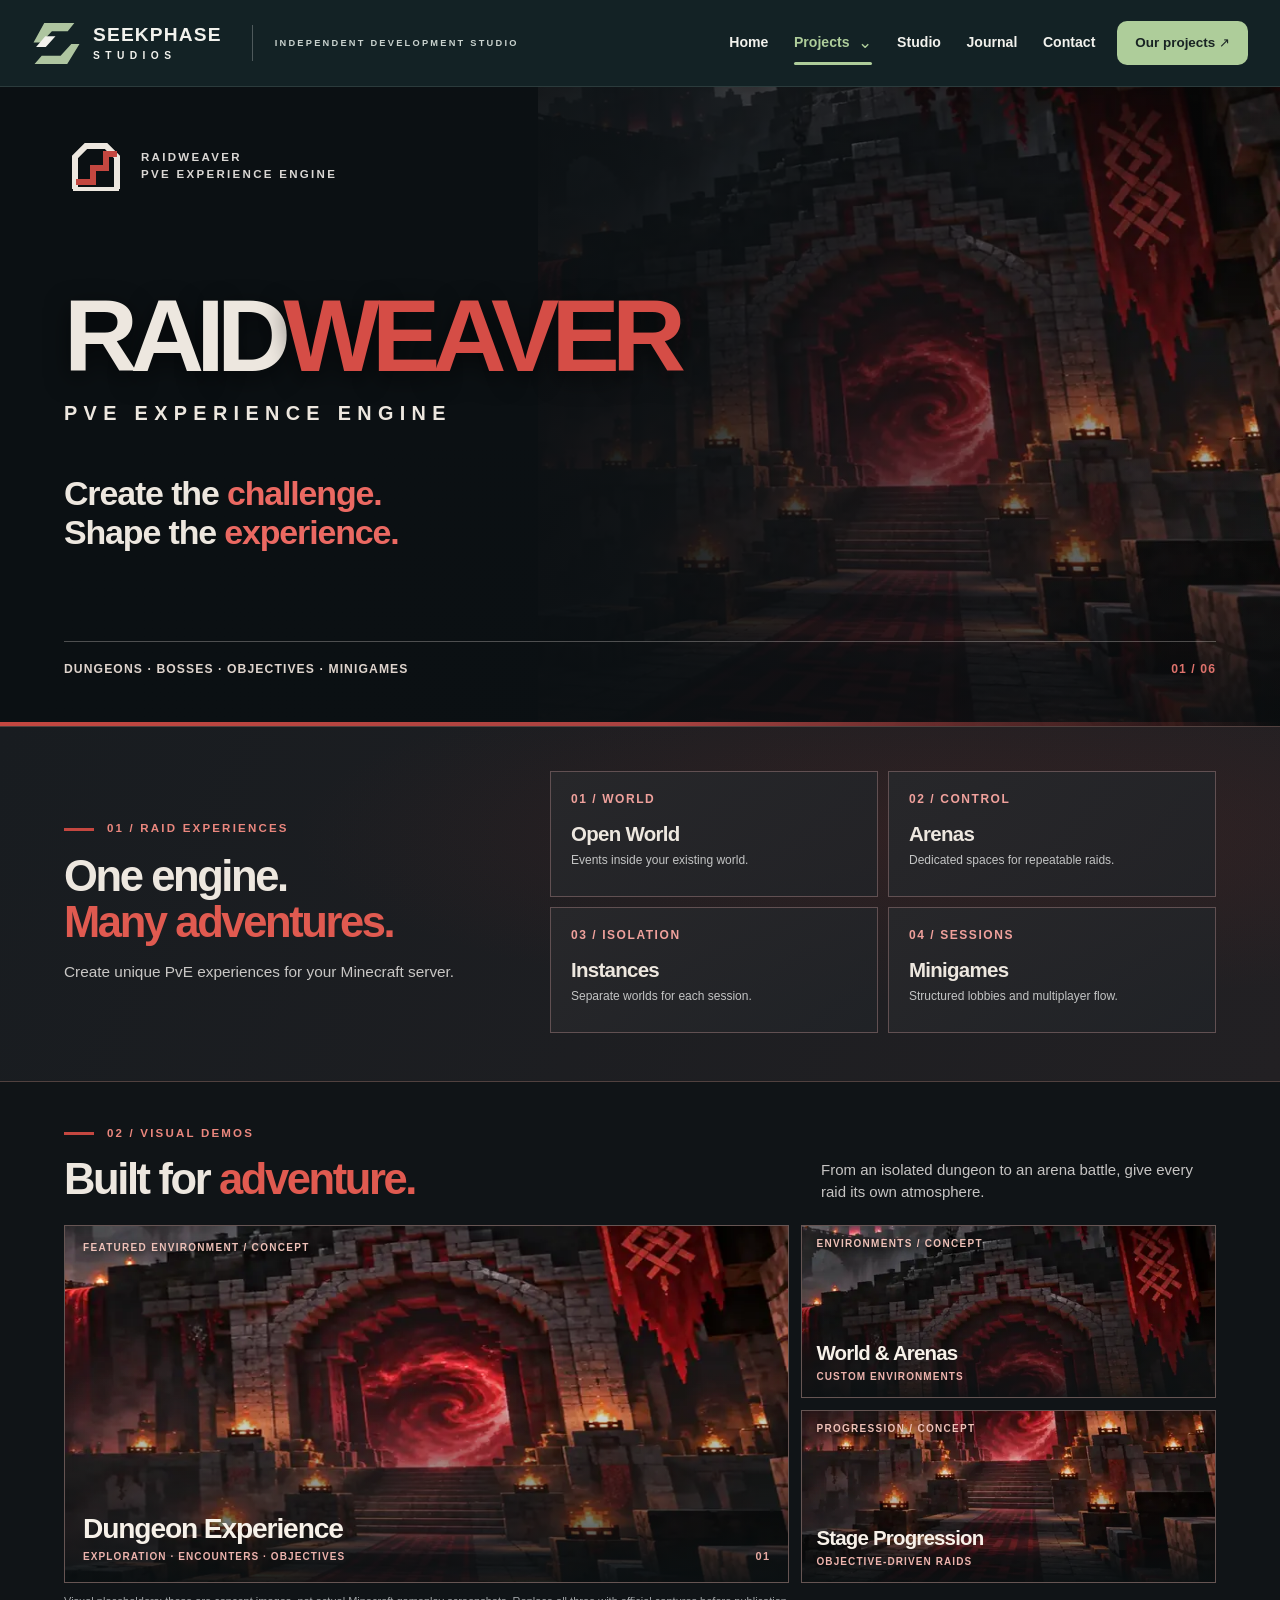
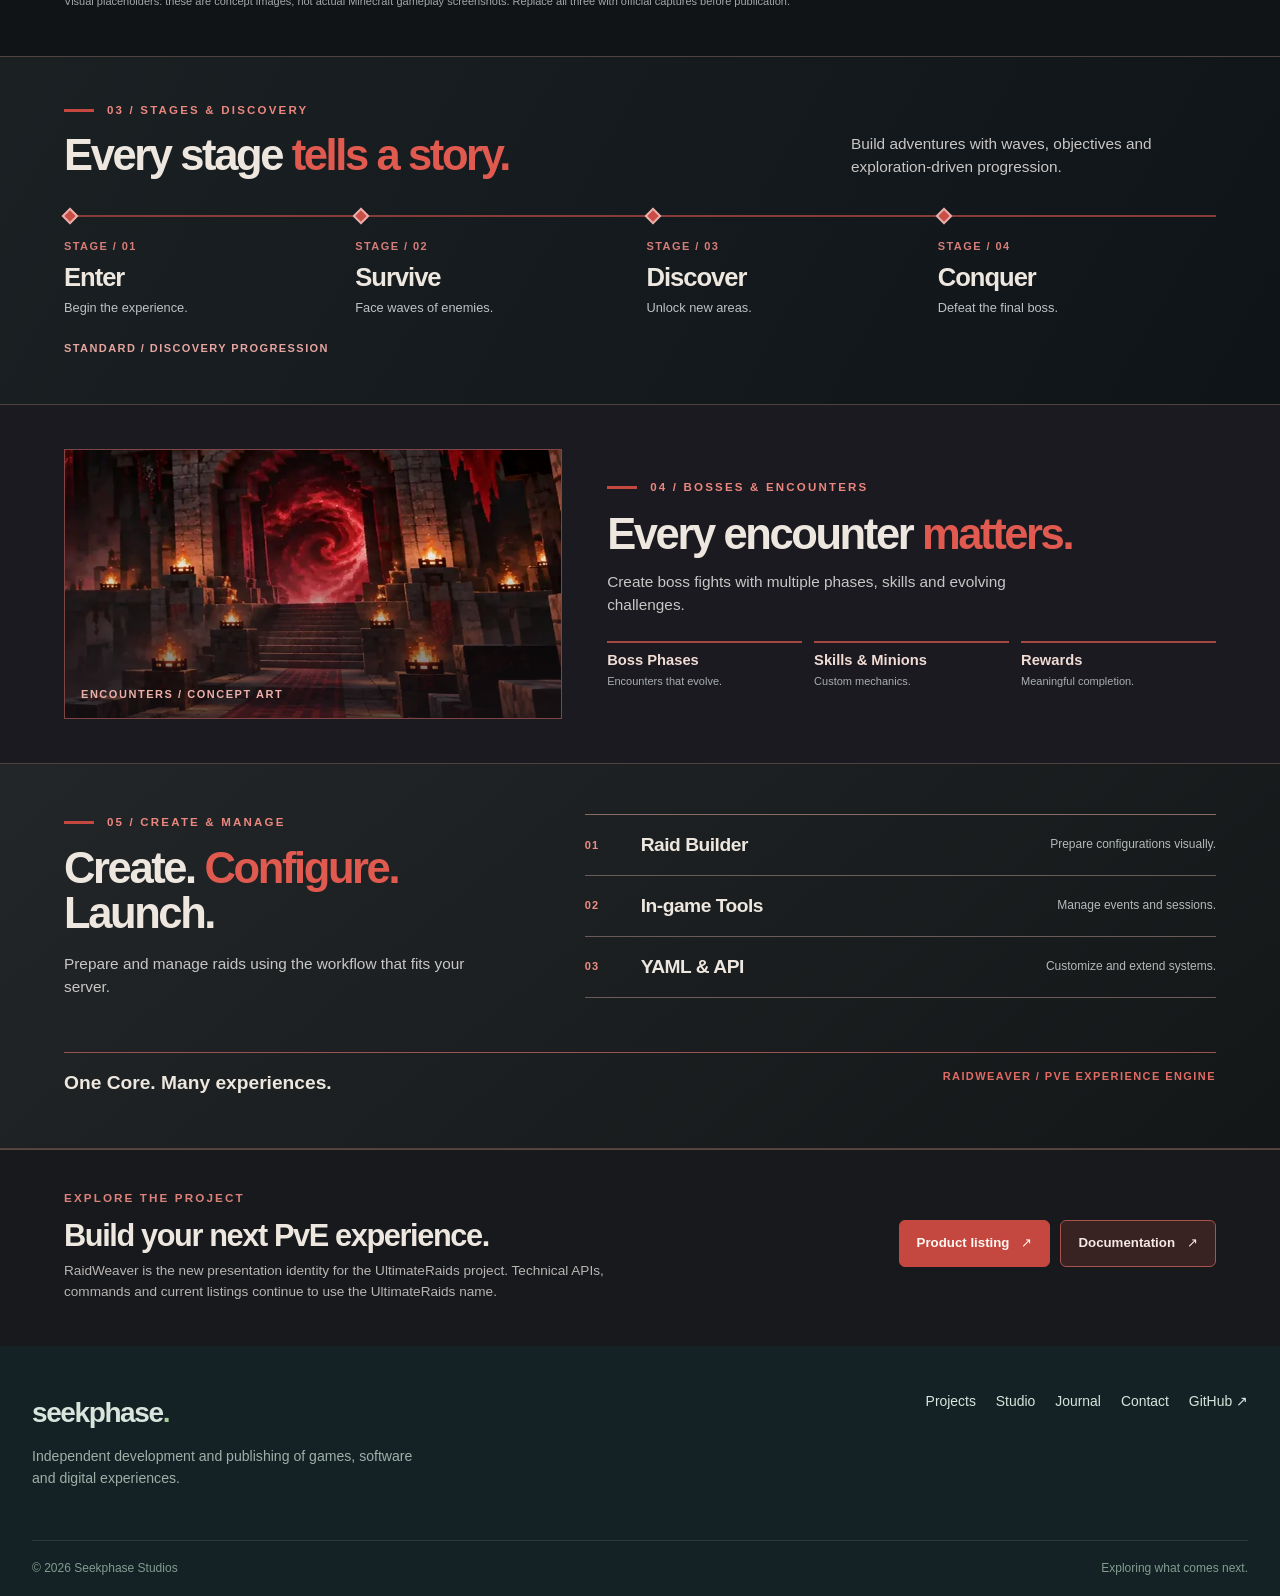
<file: projects/raidweaver.html>
<!doctype html>
<html lang="en">
<head>
  <meta charset="utf-8">
  <meta name="viewport" content="width=device-width, initial-scale=1">
  <meta name="theme-color" content="#1C2426">
  <meta name="description" content="RaidWeaver is a PvE experience engine for Minecraft servers. Design dungeons, boss encounters, stages and raid-based minigames.">
  <title>RaidWeaver — PvE Experience Engine | Seekphase Studios</title>
  <link rel="icon" href="../assets/icons/seekphase-mark.svg" type="image/svg+xml">
  <link rel="stylesheet" href="../assets/css/style.css">
  <link rel="stylesheet" href="../assets/css/animations.css">
  <link rel="stylesheet" href="../assets/css/responsive.css">
  <link rel="stylesheet" href="../assets/css/raidweaver.css">
  <script src="../assets/js/main.js" defer></script>
</head>
<body class="raidweaver-page">
  <a class="skip-link" href="#main">Skip to main content</a>
  <header class="site-header">
    <div class="container header-inner">
      <a class="brand" href="../index.html" aria-label="Seekphase Studios — Home">
        <img class="brand-mark" src="../assets/icons/seekphase-mark.svg" alt="" width="48" height="48">
        <span class="brand-type"><strong>SEEKPHASE</strong><small>STUDIOS</small></span>
      </a>
      <span class="header-divider" aria-hidden="true"></span>
      <span class="header-caption">INDEPENDENT DEVELOPMENT STUDIO</span>
      <button class="menu-toggle" type="button" aria-controls="site-navigation" aria-expanded="false" aria-label="Open navigation"><span></span><span></span><span></span></button>
      <nav id="site-navigation" class="site-nav" aria-label="Primary">
        <a href="../index.html" >Home</a>
        <details class="nav-projects is-current">
          <summary>Projects <span class="nav-chevron" aria-hidden="true">⌄</span></summary>
          <div class="projects-submenu">
            <a href="../projects.html">All Projects</a>
            <a href="../projects.html#independent-games">Independent Games</a>
            <a href="../projects.html#minecraft-projects">Minecraft Projects</a>
          </div>
        </details>
        <a href="../studio.html" >Studio</a>
        <a href="../journal.html" >Journal</a>
        <a href="../contact.html" >Contact</a>
      </nav>
      <a class="header-action" href="../projects.html">Our projects <span aria-hidden="true">↗</span></a>
    </div>
  </header>
  <main class="rw-site" id="main">

 <section class="panel cover" aria-labelledby="cover-title">
  <div class="panel-inner">
   <div class="cover-header">
    <svg class="brand-symbol" viewBox="0 0 64 64" role="img" aria-label="Stylized portal and progression path">
     <path d="M11 55V23L22 12H42L53 23V55" fill="none" stroke="#EDE7DF" stroke-width="6"/>
     <path d="M12 48H29V34H42V20H53" fill="none" stroke="#C44740" stroke-width="6"/>
     <path d="M9 55H55" stroke="#EDE7DF" stroke-width="4"/>
    </svg>
    <span class="cover-small">RAIDWEAVER<br>PVE EXPERIENCE ENGINE</span>
   </div>
   <div class="cover-center">
    <h1 id="cover-title">RAID<span>WEAVER</span></h1>
    <p class="subbrand">PVE EXPERIENCE ENGINE</p>
    <p class="cover-claim">Create the <span>challenge.</span><br>Shape the <span>experience.</span></p>
   </div>
   <div class="cover-footer"><span>DUNGEONS · BOSSES · OBJECTIVES · MINIGAMES</span><span>01 / 06</span></div>
  </div>
 </section>
 <section class="panel experiences" aria-labelledby="experiences-title">
  <div class="panel-inner">
   <header class="panel-heading">
    <div class="kicker">01 / RAID EXPERIENCES</div>
    <h2 id="experiences-title">One engine.<br><em>Many adventures.</em></h2>
    <p class="lead">Create unique PvE experiences for your Minecraft server.</p>
   </header>
   <div class="modes">
    <article class="mode"><span class="n">01 / WORLD</span><h3>Open World</h3><p>Events inside your existing world.</p></article>
    <article class="mode"><span class="n">02 / CONTROL</span><h3>Arenas</h3><p>Dedicated spaces for repeatable raids.</p></article>
    <article class="mode"><span class="n">03 / ISOLATION</span><h3>Instances</h3><p>Separate worlds for each session.</p></article>
    <article class="mode"><span class="n">04 / SESSIONS</span><h3>Minigames</h3><p>Structured lobbies and multiplayer flow.</p></article>
   </div>
  </div>
 </section>
 <section class="panel demo" aria-labelledby="demo-title">
  <div class="panel-inner">
   <header class="demo-head">
    <div><div class="kicker">02 / VISUAL DEMOS</div><h2 id="demo-title">Built for <em>adventure.</em></h2></div>
    <p>From an isolated dungeon to an arena battle, give every raid its own atmosphere.</p>
   </header>
   <div class="demo-gallery" aria-label="Provisional imagery: one large illustration and two miniatures">
    <figure class="demo-frame demo-primary"><img src="../assets/images/raidweaver-dungeon.webp" alt="Concept artwork of a dungeon gate and mystical portal"><span class="frame-top">FEATURED ENVIRONMENT / CONCEPT</span><figcaption><div><strong>Dungeon Experience</strong><small>Exploration · Encounters · Objectives</small></div><span class="micro">01</span></figcaption></figure>
    <div class="demo-mini">
     <figure class="demo-frame"><img src="../assets/images/raidweaver-world.webp" alt="Concept artwork of a fortress environment"><span class="frame-top">ENVIRONMENTS / CONCEPT</span><figcaption><div><strong>World &amp; Arenas</strong><small>Custom environments</small></div></figcaption></figure>
     <figure class="demo-frame"><img src="../assets/images/raidweaver-progress.webp" alt="Concept artwork of a stone bridge leading to a dungeon"><span class="frame-top">PROGRESSION / CONCEPT</span><figcaption><div><strong>Stage Progression</strong><small>Objective-driven raids</small></div></figcaption></figure>
    </div>
   </div>
   <p class="demo-note">Visual placeholders: these are concept images, not actual Minecraft gameplay screenshots. Replace all three with official captures before publication.</p>
  </div>
 </section>
 <section class="panel progression" aria-labelledby="progression-title">
  <div class="panel-inner">
   <header class="progression-head"><div><div class="kicker">03 / STAGES &amp; DISCOVERY</div><h2 id="progression-title">Every stage <em>tells a story.</em></h2></div><p class="lead">Build adventures with waves, objectives and exploration-driven progression.</p></header>
   <div class="timeline">
    <div class="stage"><span class="count">STAGE / 01</span><h3>Enter</h3><p>Begin the experience.</p></div>
    <div class="stage"><span class="count">STAGE / 02</span><h3>Survive</h3><p>Face waves of enemies.</p></div>
    <div class="stage"><span class="count">STAGE / 03</span><h3>Discover</h3><p>Unlock new areas.</p></div>
    <div class="stage"><span class="count">STAGE / 04</span><h3>Conquer</h3><p>Defeat the final boss.</p></div>
   </div>
   <div class="progression-foot">STANDARD / DISCOVERY PROGRESSION</div>
  </div>
 </section>
 <section class="panel encounters" aria-labelledby="encounters-title">
  <div class="panel-inner">
   <figure class="boss-visual"><img src="../assets/images/raidweaver-encounter.webp" alt="Concept visual of crimson stone dungeon and portal"><span>ENCOUNTERS / CONCEPT ART</span></figure>
   <header class="panel-heading"><div class="kicker">04 / BOSSES &amp; ENCOUNTERS</div><h2 id="encounters-title">Every encounter <em>matters.</em></h2><p class="lead">Create boss fights with multiple phases, skills and evolving challenges.</p>
    <div class="boss-points"><div><strong>Boss Phases</strong><small>Encounters that evolve.</small></div><div><strong>Skills &amp; Minions</strong><small>Custom mechanics.</small></div><div><strong>Rewards</strong><small>Meaningful completion.</small></div></div>
   </header>
  </div>
 </section>
 <section class="panel tools" aria-labelledby="tools-title">
  <div class="panel-inner">
   <header class="panel-heading"><div class="kicker">05 / CREATE &amp; MANAGE</div><h2 id="tools-title">Create. <em>Configure.</em> Launch.</h2><p class="lead">Prepare and manage raids using the workflow that fits your server.</p></header>
   <div class="tool-list"><div class="tool-line"><span>01</span><strong>Raid Builder</strong><small>Prepare configurations visually.</small></div><div class="tool-line"><span>02</span><strong>In-game Tools</strong><small>Manage events and sessions.</small></div><div class="tool-line"><span>03</span><strong>YAML &amp; API</strong><small>Customize and extend systems.</small></div></div>
   <div class="closing"><strong>One Core. Many experiences.</strong><span>RAIDWEAVER / PVE EXPERIENCE ENGINE</span></div>
  </div>
 </section>

 <section class="rw-links" aria-labelledby="rw-links-title">
  <div class="rw-links-inner"><span class="rw-links-kicker">EXPLORE THE PROJECT</span><h2 id="rw-links-title">Build your next PvE experience.</h2>
   <p>RaidWeaver is the new presentation identity for the UltimateRaids project. Technical APIs, commands and current listings continue to use the UltimateRaids name.</p>
  </div>
  <div class="rw-links-actions"><a href="https://builtbybit.com/resources/ultimate-raids.125228/" target="_blank" rel="noopener noreferrer">Product listing <span aria-hidden="true">↗</span></a><a href="https://wiki.tribecraft.com.br/en/ultimateraids/1/" target="_blank" rel="noopener noreferrer">Documentation <span aria-hidden="true">↗</span></a></div>
 </section>

</main>
  <footer class="site-footer">
    <div class="container footer-inner">
      <div><a class="footer-brand" href="../index.html">seekphase<span>.</span></a><p>Independent development and publishing of games, software and digital experiences.</p></div>
      <div class="footer-links"><a href="../projects.html">Projects</a><a href="../studio.html">Studio</a><a href="../journal.html">Journal</a><a href="../contact.html">Contact</a><a href="https://github.com/AntzBR" target="_blank" rel="noopener noreferrer">GitHub ↗</a></div>
    </div>
    <div class="container footer-bottom"><span>© <span data-year>2026</span> Seekphase Studios</span><span>Exploring what comes next.</span></div>
  </footer>
</body>
</html>
</file>
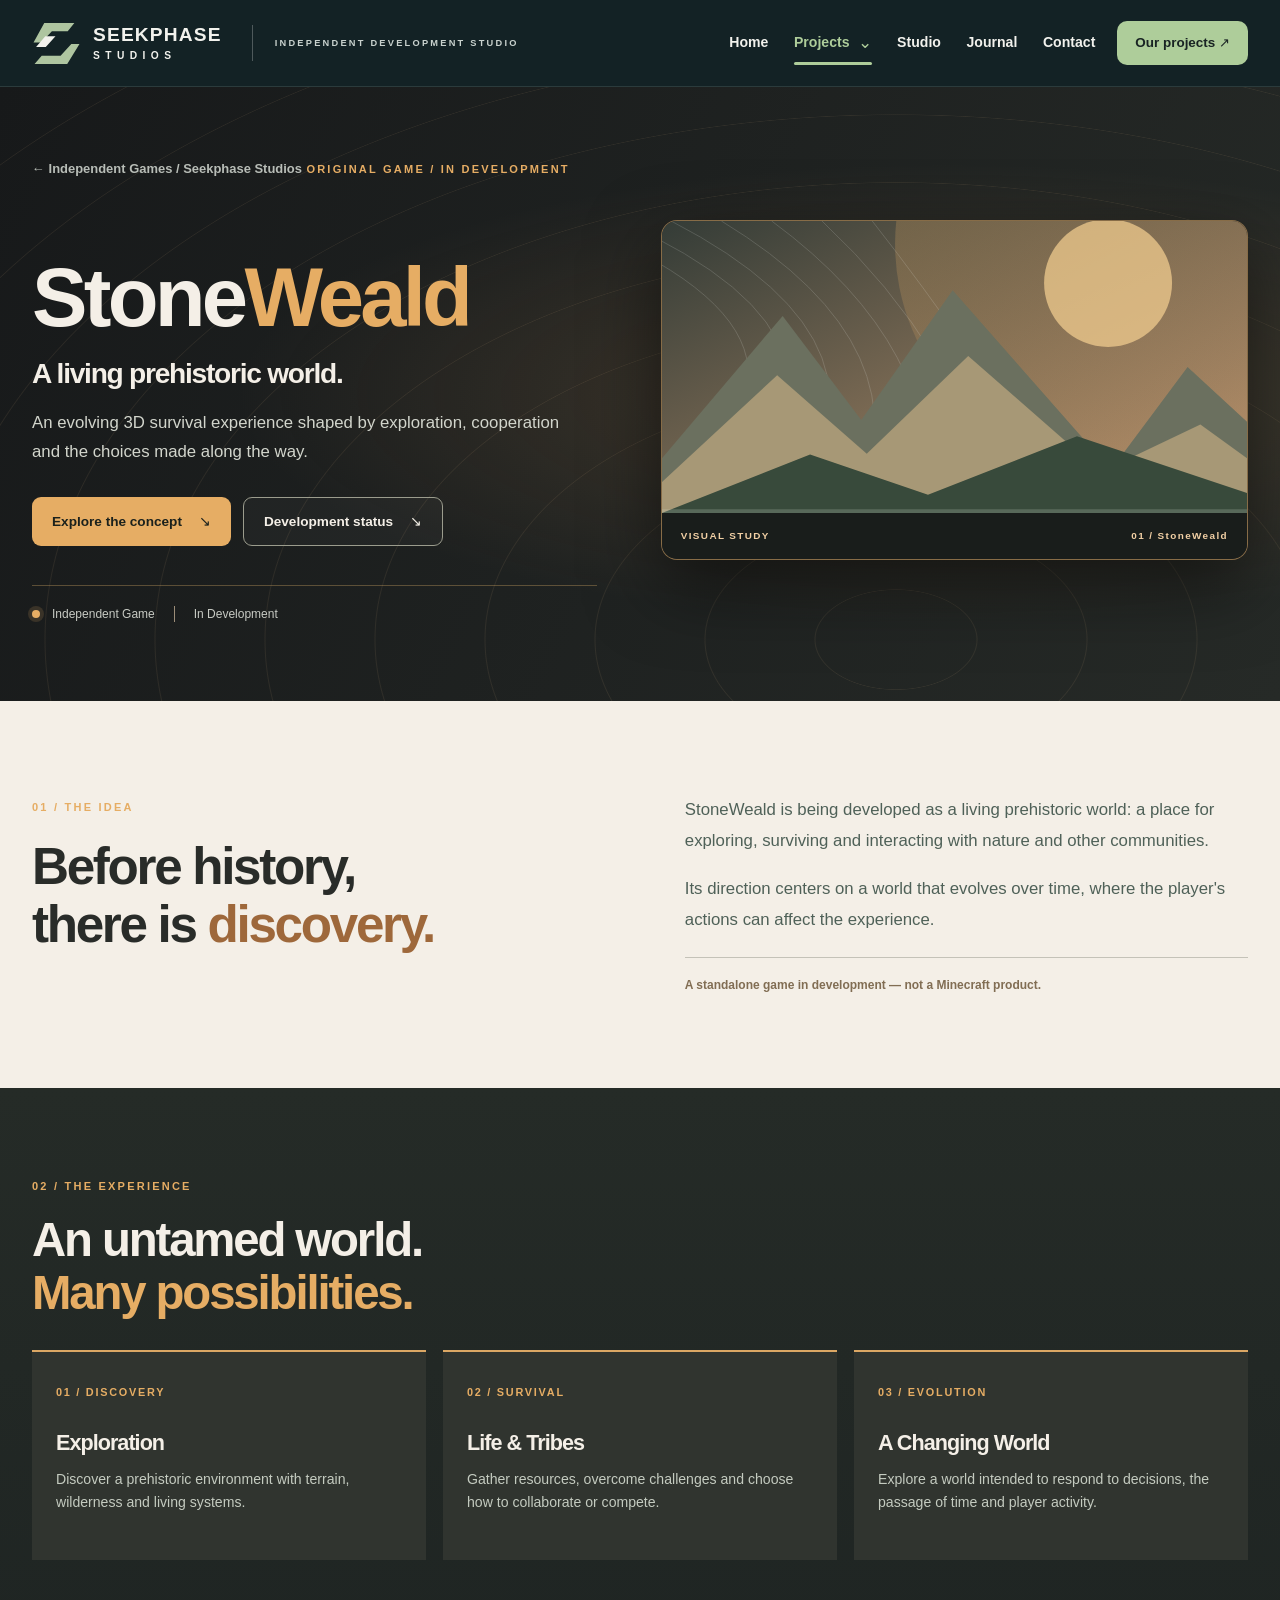
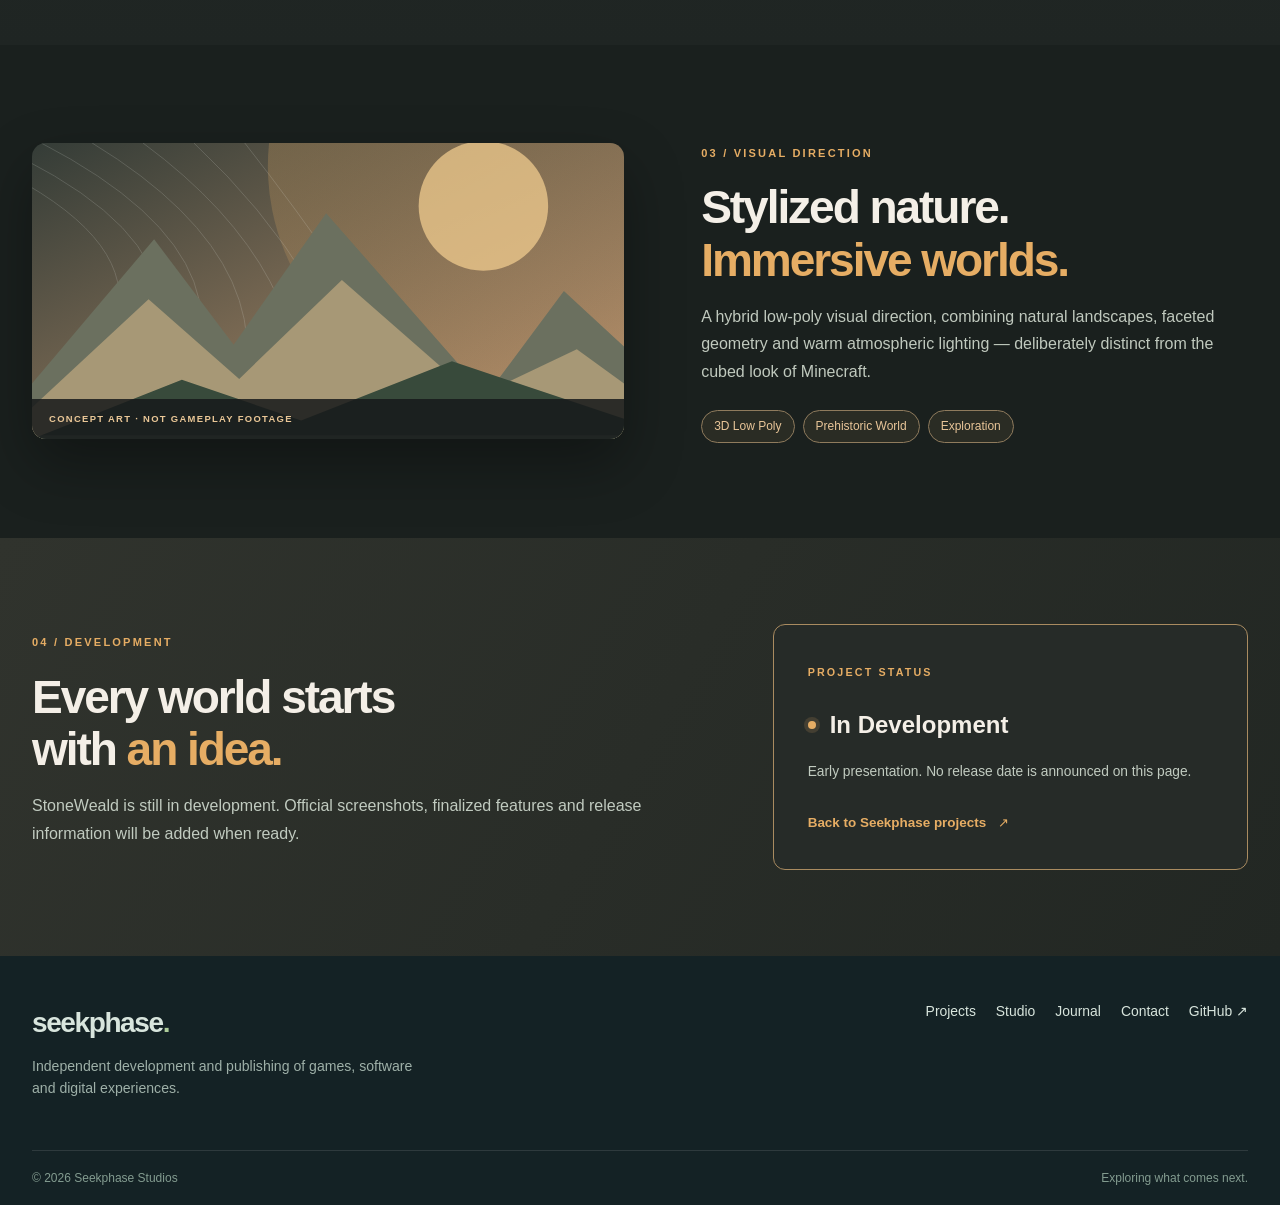
<file: projects/stoneweald.html>
<!doctype html>
<html lang="en">
<head>
  <meta charset="utf-8">
  <meta name="viewport" content="width=device-width, initial-scale=1">
  <meta name="theme-color" content="#1C2426">
  <meta name="description" content="StoneWeald is an independent 3D prehistoric survival game in development, exploring discovery, survival and a living world.">
  <title>StoneWeald — A Living Prehistoric World | Seekphase Studios</title>
  <link rel="icon" href="../assets/icons/seekphase-mark.svg" type="image/svg+xml">
  <link rel="stylesheet" href="../assets/css/style.css">
  <link rel="stylesheet" href="../assets/css/animations.css">
  <link rel="stylesheet" href="../assets/css/responsive.css">
  <link rel="stylesheet" href="../assets/css/stoneweald.css">
  <script src="../assets/js/main.js" defer></script>
</head>
<body class="stoneweald-page">
  <a class="skip-link" href="#main">Skip to main content</a>
  <header class="site-header">
    <div class="container header-inner">
      <a class="brand" href="../index.html" aria-label="Seekphase Studios — Home">
        <img class="brand-mark" src="../assets/icons/seekphase-mark.svg" alt="" width="48" height="48">
        <span class="brand-type"><strong>SEEKPHASE</strong><small>STUDIOS</small></span>
      </a>
      <span class="header-divider" aria-hidden="true"></span>
      <span class="header-caption">INDEPENDENT DEVELOPMENT STUDIO</span>
      <button class="menu-toggle" type="button" aria-controls="site-navigation" aria-expanded="false" aria-label="Open navigation"><span></span><span></span><span></span></button>
      <nav id="site-navigation" class="site-nav" aria-label="Primary">
        <a href="../index.html" >Home</a>
        <details class="nav-projects is-current">
          <summary>Projects <span class="nav-chevron" aria-hidden="true">⌄</span></summary>
          <div class="projects-submenu">
            <a href="../projects.html">All Projects</a>
            <a href="../projects.html#independent-games">Independent Games</a>
            <a href="../projects.html#minecraft-projects">Minecraft Projects</a>
          </div>
        </details>
        <a href="../studio.html" >Studio</a>
        <a href="../journal.html" >Journal</a>
        <a href="../contact.html" >Contact</a>
      </nav>
      <a class="header-action" href="../projects.html">Our projects <span aria-hidden="true">↗</span></a>
    </div>
  </header>
  <main id="main" class="sw">
<section class="sw-hero" aria-labelledby="sw-title">
 <div class="container sw-hero-grid">
  <div class="sw-hero-copy reveal">
   <a class="sw-back" href="../projects.html#independent-games">← Independent Games / Seekphase Studios</a>
   <span class="sw-eyebrow">ORIGINAL GAME / IN DEVELOPMENT</span>
   <h1 id="sw-title">Stone<span>Weald</span></h1>
   <h2>A living prehistoric world.</h2>
   <p>An evolving 3D survival experience shaped by exploration, cooperation and the choices made along the way.</p>
   <div class="sw-hero-actions"><a class="sw-btn sw-btn-primary" href="#the-world">Explore the concept <span aria-hidden="true">↘</span></a><a class="sw-btn sw-btn-outline" href="#development">Development status <span aria-hidden="true">↘</span></a></div>
   <div class="sw-meta"><span class="sw-status-dot" aria-hidden="true"></span> Independent Game <span class="sw-separator" aria-hidden="true"></span> In Development</div>
  </div>
  <figure class="sw-scenery reveal">
   <img src="../assets/images/stoneweald.svg" width="640" height="320" alt="Conceptual stylized prehistoric mountains and forest under a warm sunset" fetchpriority="high">
   <figcaption>VISUAL STUDY <span>01 / StoneWeald</span></figcaption>
  </figure>
 </div>
</section>
<section class="sw-story" id="the-world">
 <div class="container sw-story-grid">
  <div class="reveal"><span class="sw-eyebrow">01 / THE IDEA</span><h2>Before history,<br>there is <em>discovery.</em></h2></div>
  <div class="reveal"><p>StoneWeald is being developed as a living prehistoric world: a place for exploring, surviving and interacting with nature and other communities.</p><p>Its direction centers on a world that evolves over time, where the player's actions can affect the experience.</p><span class="sw-editorial-note">A standalone game in development — not a Minecraft product.</span></div>
 </div>
</section>
<section class="sw-experience" aria-labelledby="sw-experience-title">
 <div class="container">
  <div class="sw-section-head reveal"><span class="sw-eyebrow">02 / THE EXPERIENCE</span><h2 id="sw-experience-title">An untamed world.<br><em>Many possibilities.</em></h2></div>
  <div class="sw-values">
   <article class="sw-value reveal"><span>01 / DISCOVERY</span><h3>Exploration</h3><p>Discover a prehistoric environment with terrain, wilderness and living systems.</p></article>
   <article class="sw-value reveal"><span>02 / SURVIVAL</span><h3>Life &amp; Tribes</h3><p>Gather resources, overcome challenges and choose how to collaborate or compete.</p></article>
   <article class="sw-value reveal"><span>03 / EVOLUTION</span><h3>A Changing World</h3><p>Explore a world intended to respond to decisions, the passage of time and player activity.</p></article>
  </div>
 </div>
</section>
<section class="sw-landscape" aria-labelledby="sw-landscape-title">
 <div class="container sw-landscape-grid">
  <div class="sw-panorama reveal"><img src="../assets/images/stoneweald.svg" width="640" height="320" loading="lazy" alt="Provisional StoneWeald low-poly landscape concept"><span>CONCEPT ART · NOT GAMEPLAY FOOTAGE</span></div>
  <div class="reveal"><span class="sw-eyebrow">03 / VISUAL DIRECTION</span><h2 id="sw-landscape-title">Stylized nature.<br><em>Immersive worlds.</em></h2><p>A hybrid low-poly visual direction, combining natural landscapes, faceted geometry and warm atmospheric lighting — deliberately distinct from the cubed look of Minecraft.</p><div class="sw-tags"><span>3D Low Poly</span><span>Prehistoric World</span><span>Exploration</span></div></div>
 </div>
</section>
<section class="sw-development" id="development">
 <div class="container sw-development-grid reveal">
  <div><span class="sw-eyebrow">04 / DEVELOPMENT</span><h2>Every world starts<br>with <em>an idea.</em></h2><p>StoneWeald is still in development. Official screenshots, finalized features and release information will be added when ready.</p></div>
  <div class="sw-development-panel"><span>PROJECT STATUS</span><strong><i class="sw-status-dot" aria-hidden="true"></i> In Development</strong><p>Early presentation. No release date is announced on this page.</p><a href="../projects.html#independent-games">Back to Seekphase projects <span aria-hidden="true">↗</span></a></div>
 </div>
</section>
</main>
  <footer class="site-footer">
    <div class="container footer-inner">
      <div><a class="footer-brand" href="../index.html">seekphase<span>.</span></a><p>Independent development and publishing of games, software and digital experiences.</p></div>
      <div class="footer-links"><a href="../projects.html">Projects</a><a href="../studio.html">Studio</a><a href="../journal.html">Journal</a><a href="../contact.html">Contact</a><a href="https://github.com/AntzBR" target="_blank" rel="noopener noreferrer">GitHub ↗</a></div>
    </div>
    <div class="container footer-bottom"><span>© <span data-year>2026</span> Seekphase Studios</span><span>Exploring what comes next.</span></div>
  </footer>
</body>
</html>
</file>
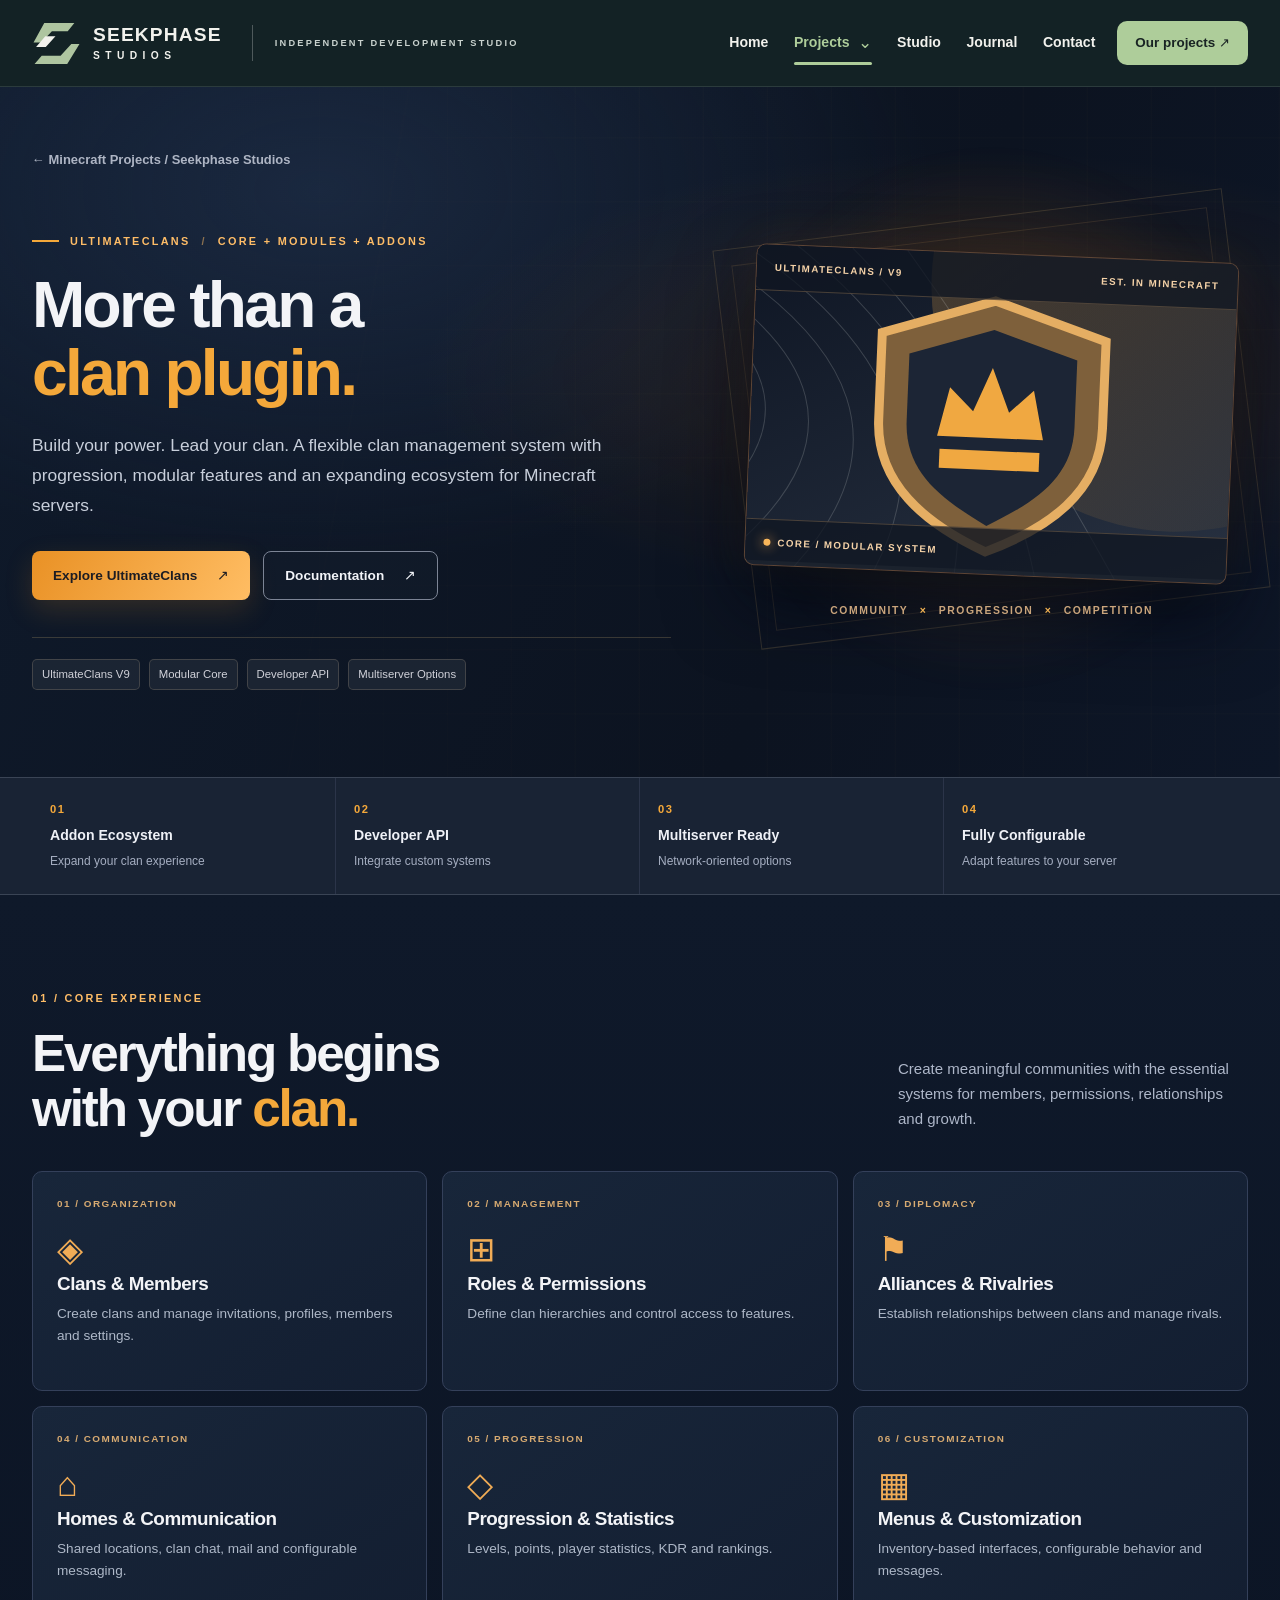
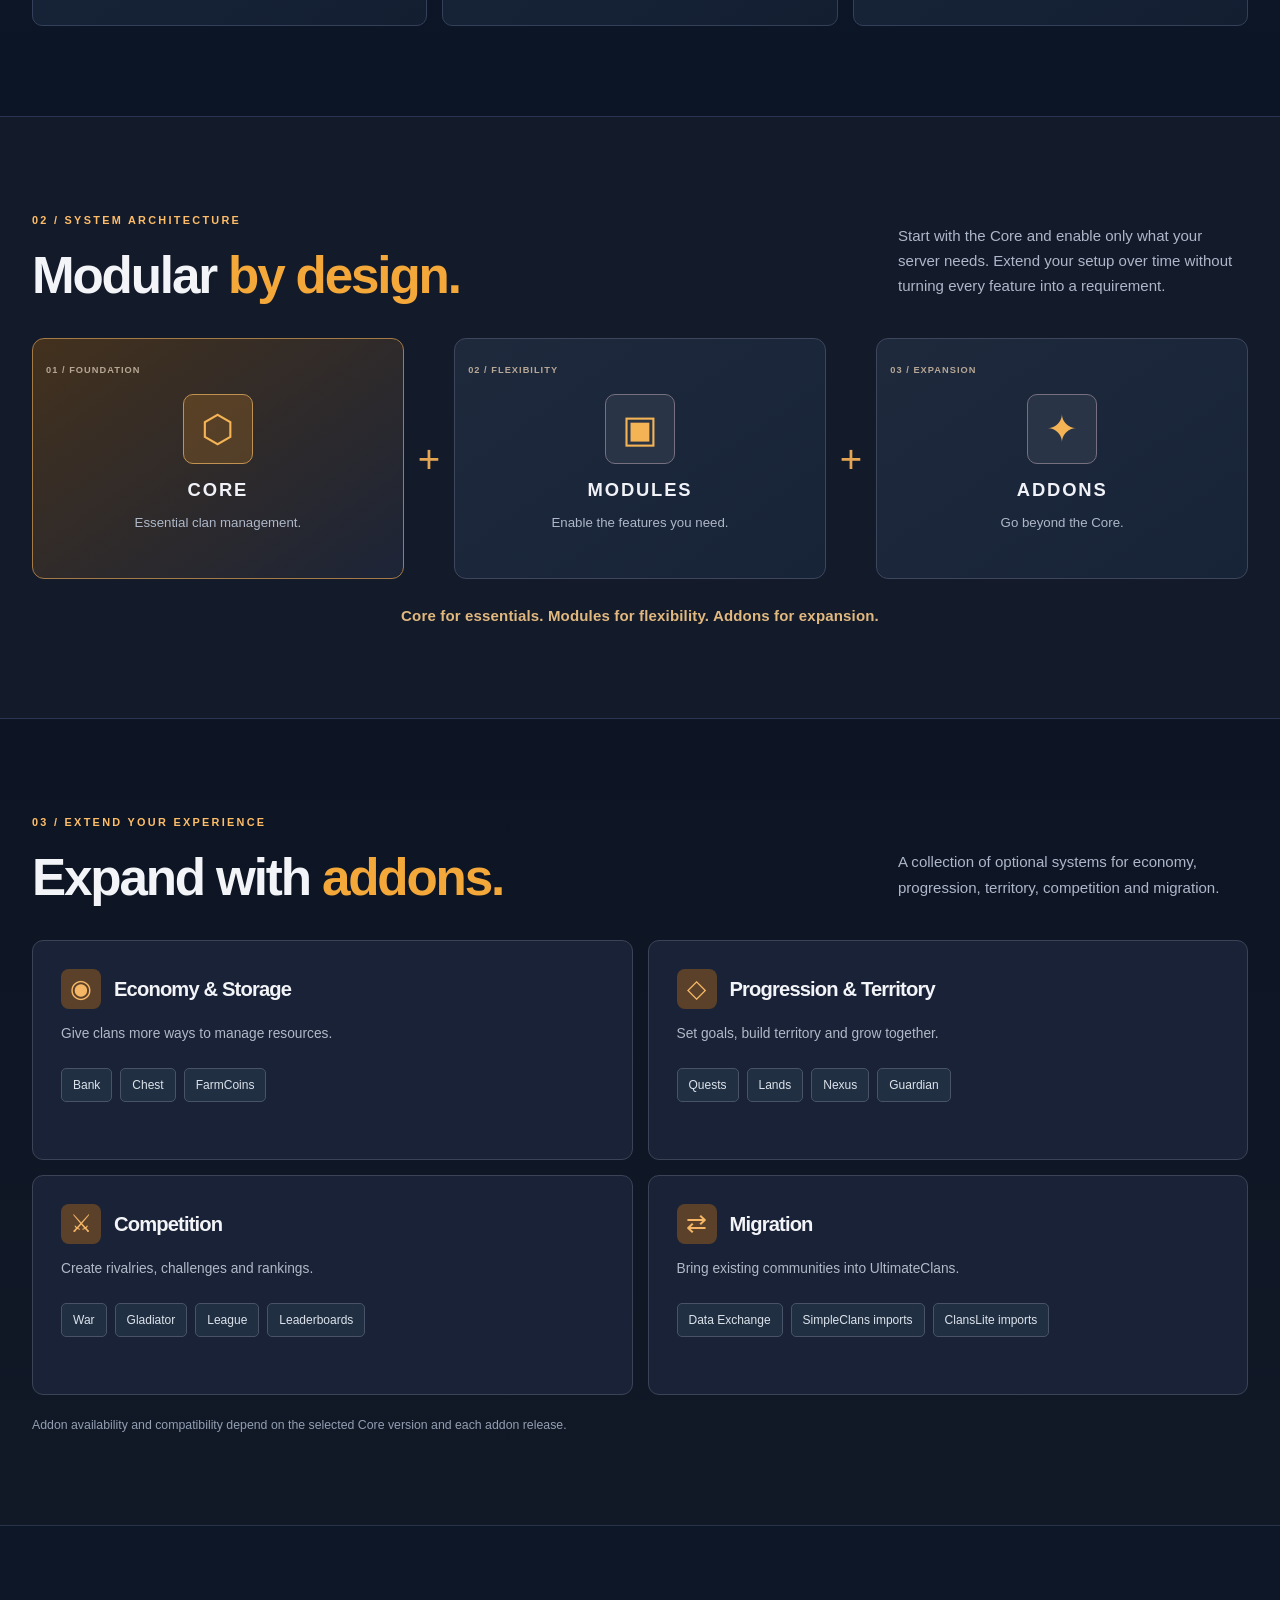
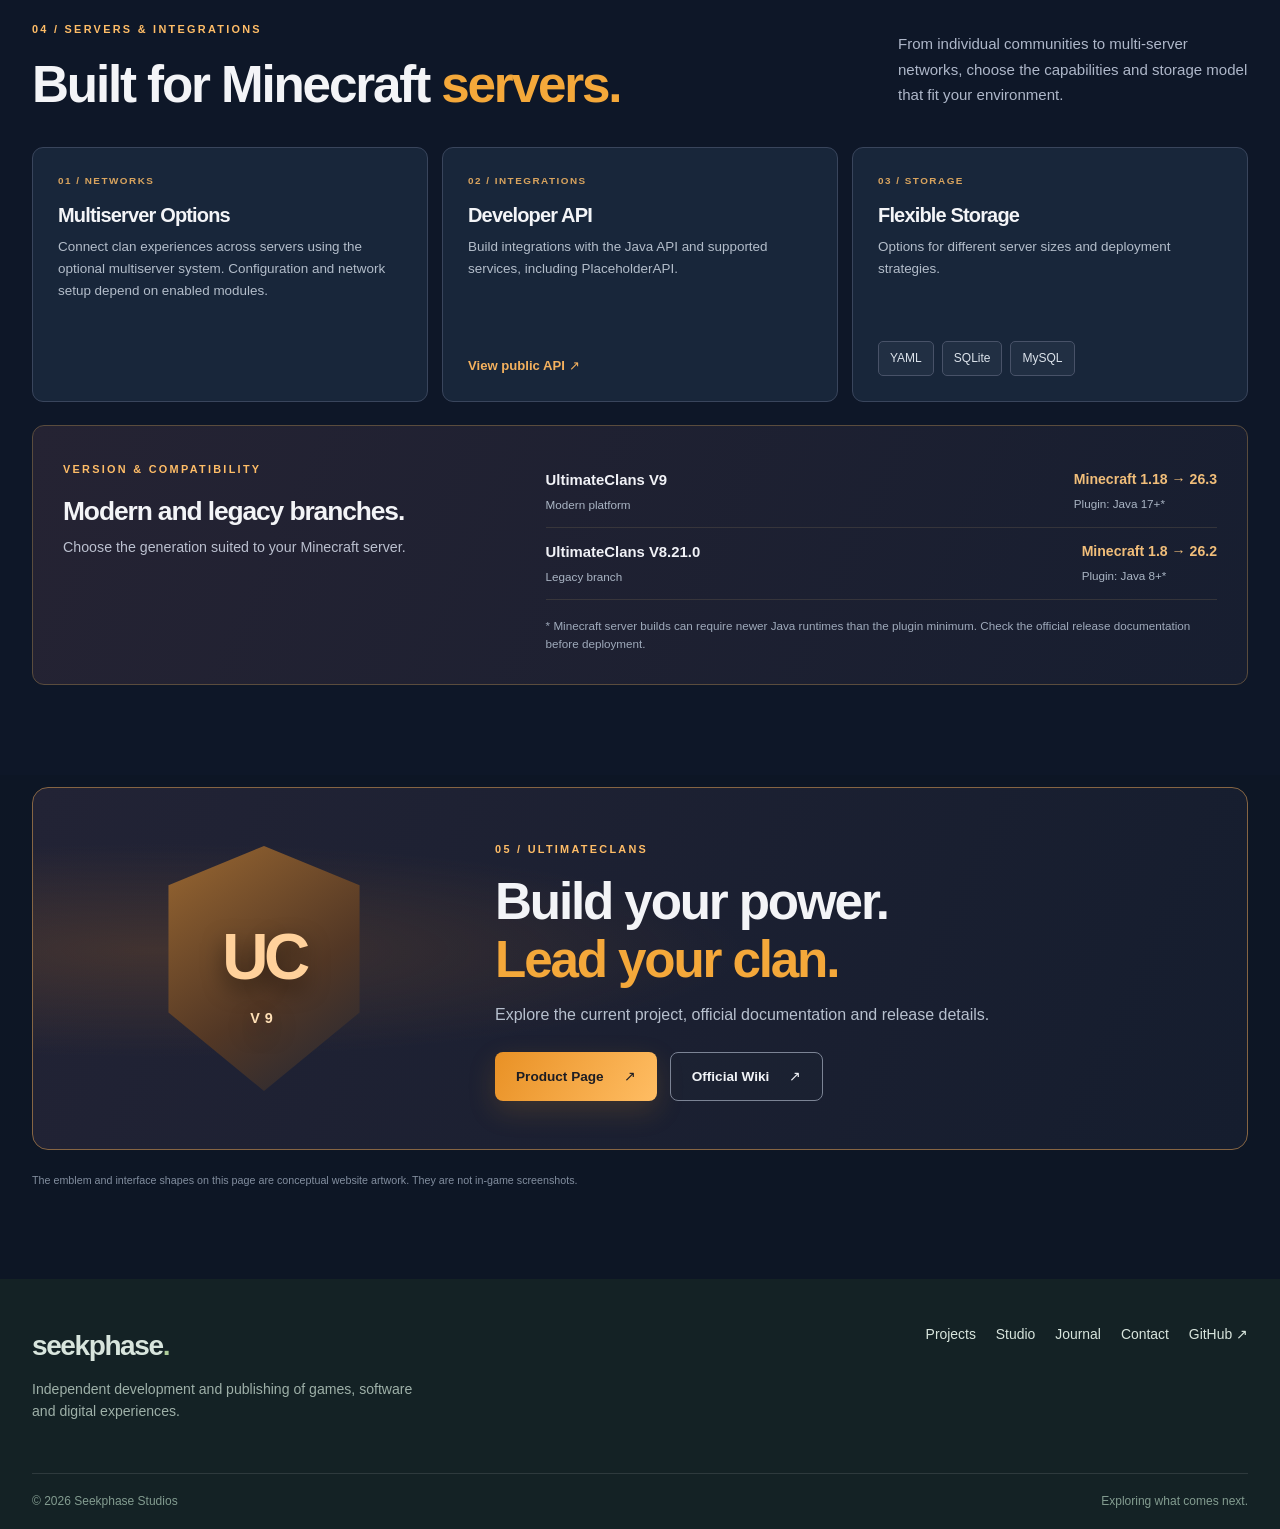
<file: projects/ultimateclans.html>
<!doctype html>
<html lang="en">
<head>
  <meta charset="utf-8">
  <meta name="viewport" content="width=device-width, initial-scale=1">
  <meta name="theme-color" content="#1C2426">
  <meta name="description" content="UltimateClans is a modular clan management platform for Minecraft servers, with addons, developer API, progression and optional multiserver systems.">
  <title>UltimateClans — Modular Clan Platform | Seekphase Studios</title>
  <link rel="icon" href="../assets/icons/seekphase-mark.svg" type="image/svg+xml">
  <link rel="stylesheet" href="../assets/css/style.css">
  <link rel="stylesheet" href="../assets/css/animations.css">
  <link rel="stylesheet" href="../assets/css/responsive.css">
  <link rel="stylesheet" href="../assets/css/ultimateclans.css">
  <script src="../assets/js/main.js" defer></script>
</head>
<body class="ultimateclans-page">
  <a class="skip-link" href="#main">Skip to main content</a>
  <header class="site-header">
    <div class="container header-inner">
      <a class="brand" href="../index.html" aria-label="Seekphase Studios — Home">
        <img class="brand-mark" src="../assets/icons/seekphase-mark.svg" alt="" width="48" height="48">
        <span class="brand-type"><strong>SEEKPHASE</strong><small>STUDIOS</small></span>
      </a>
      <span class="header-divider" aria-hidden="true"></span>
      <span class="header-caption">INDEPENDENT DEVELOPMENT STUDIO</span>
      <button class="menu-toggle" type="button" aria-controls="site-navigation" aria-expanded="false" aria-label="Open navigation"><span></span><span></span><span></span></button>
      <nav id="site-navigation" class="site-nav" aria-label="Primary">
        <a href="../index.html" >Home</a>
        <details class="nav-projects is-current">
          <summary>Projects <span class="nav-chevron" aria-hidden="true">⌄</span></summary>
          <div class="projects-submenu">
            <a href="../projects.html">All Projects</a>
            <a href="../projects.html#independent-games">Independent Games</a>
            <a href="../projects.html#minecraft-projects">Minecraft Projects</a>
          </div>
        </details>
        <a href="../studio.html" >Studio</a>
        <a href="../journal.html" >Journal</a>
        <a href="../contact.html" >Contact</a>
      </nav>
      <a class="header-action" href="../projects.html">Our projects <span aria-hidden="true">↗</span></a>
    </div>
  </header>
  <main id="main" class="uclans">
  <section class="uclans-hero" aria-labelledby="uclans-title">
    <div class="uclans-hero-texture" aria-hidden="true"></div>
    <div class="container uclans-hero-layout">
      <div class="uclans-hero-content reveal">
        <a class="uclans-back" href="../projects.html#minecraft-projects">← Minecraft Projects / Seekphase Studios</a>
        <div class="uclans-kicker"><span class="uclans-kicker-line" aria-hidden="true"></span> ULTIMATECLANS <span class="uclans-kicker-sep">/</span> CORE + MODULES + ADDONS</div>
        <h1 id="uclans-title">More than a<br><em>clan plugin.</em></h1>
        <p class="uclans-hero-lead">Build your power. Lead your clan. A flexible clan management system with progression, modular features and an expanding ecosystem for Minecraft servers.</p>
        <div class="uclans-hero-actions">
          <a class="uclans-button uclans-button--primary" href="https://pixeleast.com/product/990198-ultimate-clans" target="_blank" rel="noopener noreferrer">Explore UltimateClans <span aria-hidden="true">↗</span></a>
          <a class="uclans-button uclans-button--outline" href="https://wiki.tribecraft.com.br/en/" target="_blank" rel="noopener noreferrer">Documentation <span aria-hidden="true">↗</span></a>
        </div>
        <div class="uclans-hero-tags">
          <span>UltimateClans V9</span>
          <span>Modular Core</span>
          <span>Developer API</span>
          <span>Multiserver Options</span>
        </div>
      </div>
      <div class="uclans-hero-visual reveal" aria-label="Conceptual UltimateClans emblem">
        <div class="uclans-emblem-grid" aria-hidden="true"></div>
        <div class="uclans-emblem-halo" aria-hidden="true"></div>
        <div class="uclans-emblem-card">
          <div class="uclans-emblem-card-top"><span>ULTIMATECLANS / V9</span><span>EST. IN MINECRAFT</span></div>
          <img src="../assets/images/ultimateclans.svg" width="640" height="320" alt="Conceptual shield artwork representing UltimateClans">
          <div class="uclans-emblem-card-bottom"><span class="uclans-emblem-dot" aria-hidden="true"></span> CORE / MODULAR SYSTEM</div>
        </div>
        <span class="uclans-visual-caption">COMMUNITY <span aria-hidden="true">×</span> PROGRESSION <span aria-hidden="true">×</span> COMPETITION</span>
      </div>
    </div>
  </section>

  <section class="uclans-pillars" aria-label="Platform foundations">
    <div class="container uclans-pillars-grid">
      <div><span class="uclans-pillar-number">01</span><strong>Addon Ecosystem</strong><small>Expand your clan experience</small></div>
      <div><span class="uclans-pillar-number">02</span><strong>Developer API</strong><small>Integrate custom systems</small></div>
      <div><span class="uclans-pillar-number">03</span><strong>Multiserver Ready</strong><small>Network-oriented options</small></div>
      <div><span class="uclans-pillar-number">04</span><strong>Fully Configurable</strong><small>Adapt features to your server</small></div>
    </div>
  </section>

  <section class="uclans-section uclans-core-section" id="core">
    <div class="container">
      <div class="uclans-section-head reveal">
        <div><span class="uclans-section-label">01 / CORE EXPERIENCE</span><h2>Everything begins<br>with your <em>clan.</em></h2></div>
        <p>Create meaningful communities with the essential systems for members, permissions, relationships and growth.</p>
      </div>
      <div class="uclans-feature-grid">
        <article class="uclans-feature reveal"><span class="uclans-feature-number">01 / ORGANIZATION</span><span class="uclans-feature-icon" aria-hidden="true">◈</span><h3>Clans &amp; Members</h3><p>Create clans and manage invitations, profiles, members and settings.</p></article>
        <article class="uclans-feature reveal"><span class="uclans-feature-number">02 / MANAGEMENT</span><span class="uclans-feature-icon" aria-hidden="true">⊞</span><h3>Roles &amp; Permissions</h3><p>Define clan hierarchies and control access to features.</p></article>
        <article class="uclans-feature reveal"><span class="uclans-feature-number">03 / DIPLOMACY</span><span class="uclans-feature-icon" aria-hidden="true">⚑</span><h3>Alliances &amp; Rivalries</h3><p>Establish relationships between clans and manage rivals.</p></article>
        <article class="uclans-feature reveal"><span class="uclans-feature-number">04 / COMMUNICATION</span><span class="uclans-feature-icon" aria-hidden="true">⌂</span><h3>Homes &amp; Communication</h3><p>Shared locations, clan chat, mail and configurable messaging.</p></article>
        <article class="uclans-feature reveal"><span class="uclans-feature-number">05 / PROGRESSION</span><span class="uclans-feature-icon" aria-hidden="true">◇</span><h3>Progression &amp; Statistics</h3><p>Levels, points, player statistics, KDR and rankings.</p></article>
        <article class="uclans-feature reveal"><span class="uclans-feature-number">06 / CUSTOMIZATION</span><span class="uclans-feature-icon" aria-hidden="true">▦</span><h3>Menus &amp; Customization</h3><p>Inventory-based interfaces, configurable behavior and messages.</p></article>
      </div>
    </div>
  </section>

  <section class="uclans-section uclans-modularity-section" id="modular">
    <div class="container">
      <div class="uclans-section-head reveal">
        <div><span class="uclans-section-label">02 / SYSTEM ARCHITECTURE</span><h2>Modular <em>by design.</em></h2></div>
        <p>Start with the Core and enable only what your server needs. Extend your setup over time without turning every feature into a requirement.</p>
      </div>
      <div class="uclans-architecture reveal" aria-label="Core, Modules and Addons">
        <div class="uclans-arch-part uclans-arch-part--core"><span class="uclans-arch-code">01 / FOUNDATION</span><span class="uclans-arch-symbol" aria-hidden="true">⬡</span><strong>CORE</strong><p>Essential clan management.</p></div>
        <span class="uclans-arch-connector" aria-hidden="true">+</span>
        <div class="uclans-arch-part"><span class="uclans-arch-code">02 / FLEXIBILITY</span><span class="uclans-arch-symbol" aria-hidden="true">▣</span><strong>MODULES</strong><p>Enable the features you need.</p></div>
        <span class="uclans-arch-connector" aria-hidden="true">+</span>
        <div class="uclans-arch-part"><span class="uclans-arch-code">03 / EXPANSION</span><span class="uclans-arch-symbol" aria-hidden="true">✦</span><strong>ADDONS</strong><p>Go beyond the Core.</p></div>
      </div>
      <p class="uclans-architecture-note reveal">Core for essentials. Modules for flexibility. Addons for expansion.</p>
    </div>
  </section>

  <section class="uclans-section uclans-addons-section" id="addons">
    <div class="container">
      <div class="uclans-section-head reveal">
        <div><span class="uclans-section-label">03 / EXTEND YOUR EXPERIENCE</span><h2>Expand with <em>addons.</em></h2></div>
        <p>A collection of optional systems for economy, progression, territory, competition and migration.</p>
      </div>
      <div class="uclans-addons-grid">
        <article class="uclans-addon-group reveal"><div class="uclans-addon-heading"><span class="uclans-addon-glyph" aria-hidden="true">◉</span><h3>Economy &amp; Storage</h3></div><p>Give clans more ways to manage resources.</p><div class="uclans-addon-tags"><span>Bank</span><span>Chest</span><span>FarmCoins</span></div></article>
        <article class="uclans-addon-group reveal"><div class="uclans-addon-heading"><span class="uclans-addon-glyph" aria-hidden="true">◇</span><h3>Progression &amp; Territory</h3></div><p>Set goals, build territory and grow together.</p><div class="uclans-addon-tags"><span>Quests</span><span>Lands</span><span>Nexus</span><span>Guardian</span></div></article>
        <article class="uclans-addon-group reveal"><div class="uclans-addon-heading"><span class="uclans-addon-glyph" aria-hidden="true">⚔</span><h3>Competition</h3></div><p>Create rivalries, challenges and rankings.</p><div class="uclans-addon-tags"><span>War</span><span>Gladiator</span><span>League</span><span>Leaderboards</span></div></article>
        <article class="uclans-addon-group reveal"><div class="uclans-addon-heading"><span class="uclans-addon-glyph" aria-hidden="true">⇄</span><h3>Migration</h3></div><p>Bring existing communities into UltimateClans.</p><div class="uclans-addon-tags"><span>Data Exchange</span><span>SimpleClans imports</span><span>ClansLite imports</span></div></article>
      </div>
      <p class="uclans-addon-footnote reveal">Addon availability and compatibility depend on the selected Core version and each addon release.</p>
    </div>
  </section>

  <section class="uclans-section uclans-server-section" id="compatibility">
    <div class="container">
      <div class="uclans-section-head reveal">
        <div><span class="uclans-section-label">04 / SERVERS &amp; INTEGRATIONS</span><h2>Built for Minecraft <em>servers.</em></h2></div>
        <p>From individual communities to multi-server networks, choose the capabilities and storage model that fit your environment.</p>
      </div>
      <div class="uclans-tech-grid">
        <article class="uclans-tech-card reveal"><span class="uclans-tech-index">01 / NETWORKS</span><h3>Multiserver Options</h3><p>Connect clan experiences across servers using the optional multiserver system. Configuration and network setup depend on enabled modules.</p></article>
        <article class="uclans-tech-card reveal"><span class="uclans-tech-index">02 / INTEGRATIONS</span><h3>Developer API</h3><p>Build integrations with the Java API and supported services, including PlaceholderAPI.</p><a href="https://github.com/UlrichBR/UClans-API" target="_blank" rel="noopener noreferrer">View public API <span aria-hidden="true">↗</span></a></article>
        <article class="uclans-tech-card reveal"><span class="uclans-tech-index">03 / STORAGE</span><h3>Flexible Storage</h3><p>Options for different server sizes and deployment strategies.</p><div class="uclans-compact-tags"><span>YAML</span><span>SQLite</span><span>MySQL</span></div></article>
      </div>
      <div class="uclans-versions reveal" aria-label="Versions and requirements">
        <div class="uclans-versions-intro"><span class="uclans-section-label">VERSION &amp; COMPATIBILITY</span><h3>Modern and legacy branches.</h3><p>Choose the generation suited to your Minecraft server.</p></div>
        <div class="uclans-version-row"><div><strong>UltimateClans V9</strong><small>Modern platform</small></div><div><b>Minecraft 1.18 → 26.3</b><small>Plugin: Java 17+*</small></div></div>
        <div class="uclans-version-row"><div><strong>UltimateClans V8.21.0</strong><small>Legacy branch</small></div><div><b>Minecraft 1.8 → 26.2</b><small>Plugin: Java 8+*</small></div></div>
        <p class="uclans-version-note">* Minecraft server builds can require newer Java runtimes than the plugin minimum. Check the official release documentation before deployment.</p>
      </div>
    </div>
  </section>

  <section class="uclans-section uclans-final-section">
    <div class="container uclans-final-panel reveal">
      <div class="uclans-final-mark" aria-hidden="true"><span>UC</span><small>V9</small></div>
      <div class="uclans-final-copy"><span class="uclans-section-label">05 / ULTIMATECLANS</span><h2>Build your power.<br><em>Lead your clan.</em></h2><p>Explore the current project, official documentation and release details.</p><div class="uclans-hero-actions"><a class="uclans-button uclans-button--primary" href="https://pixeleast.com/product/990198-ultimate-clans" target="_blank" rel="noopener noreferrer">Product Page <span aria-hidden="true">↗</span></a><a class="uclans-button uclans-button--outline" href="https://wiki.tribecraft.com.br/en/" target="_blank" rel="noopener noreferrer">Official Wiki <span aria-hidden="true">↗</span></a></div></div>
    </div>
    <div class="container uclans-page-note">The emblem and interface shapes on this page are conceptual website artwork. They are not in-game screenshots.</div>
  </section>
</main>
  <footer class="site-footer">
    <div class="container footer-inner">
      <div><a class="footer-brand" href="../index.html">seekphase<span>.</span></a><p>Independent development and publishing of games, software and digital experiences.</p></div>
      <div class="footer-links"><a href="../projects.html">Projects</a><a href="../studio.html">Studio</a><a href="../journal.html">Journal</a><a href="../contact.html">Contact</a><a href="https://github.com/AntzBR" target="_blank" rel="noopener noreferrer">GitHub ↗</a></div>
    </div>
    <div class="container footer-bottom"><span>© <span data-year>2026</span> Seekphase Studios</span><span>Exploring what comes next.</span></div>
  </footer>
</body>
</html>
</file>
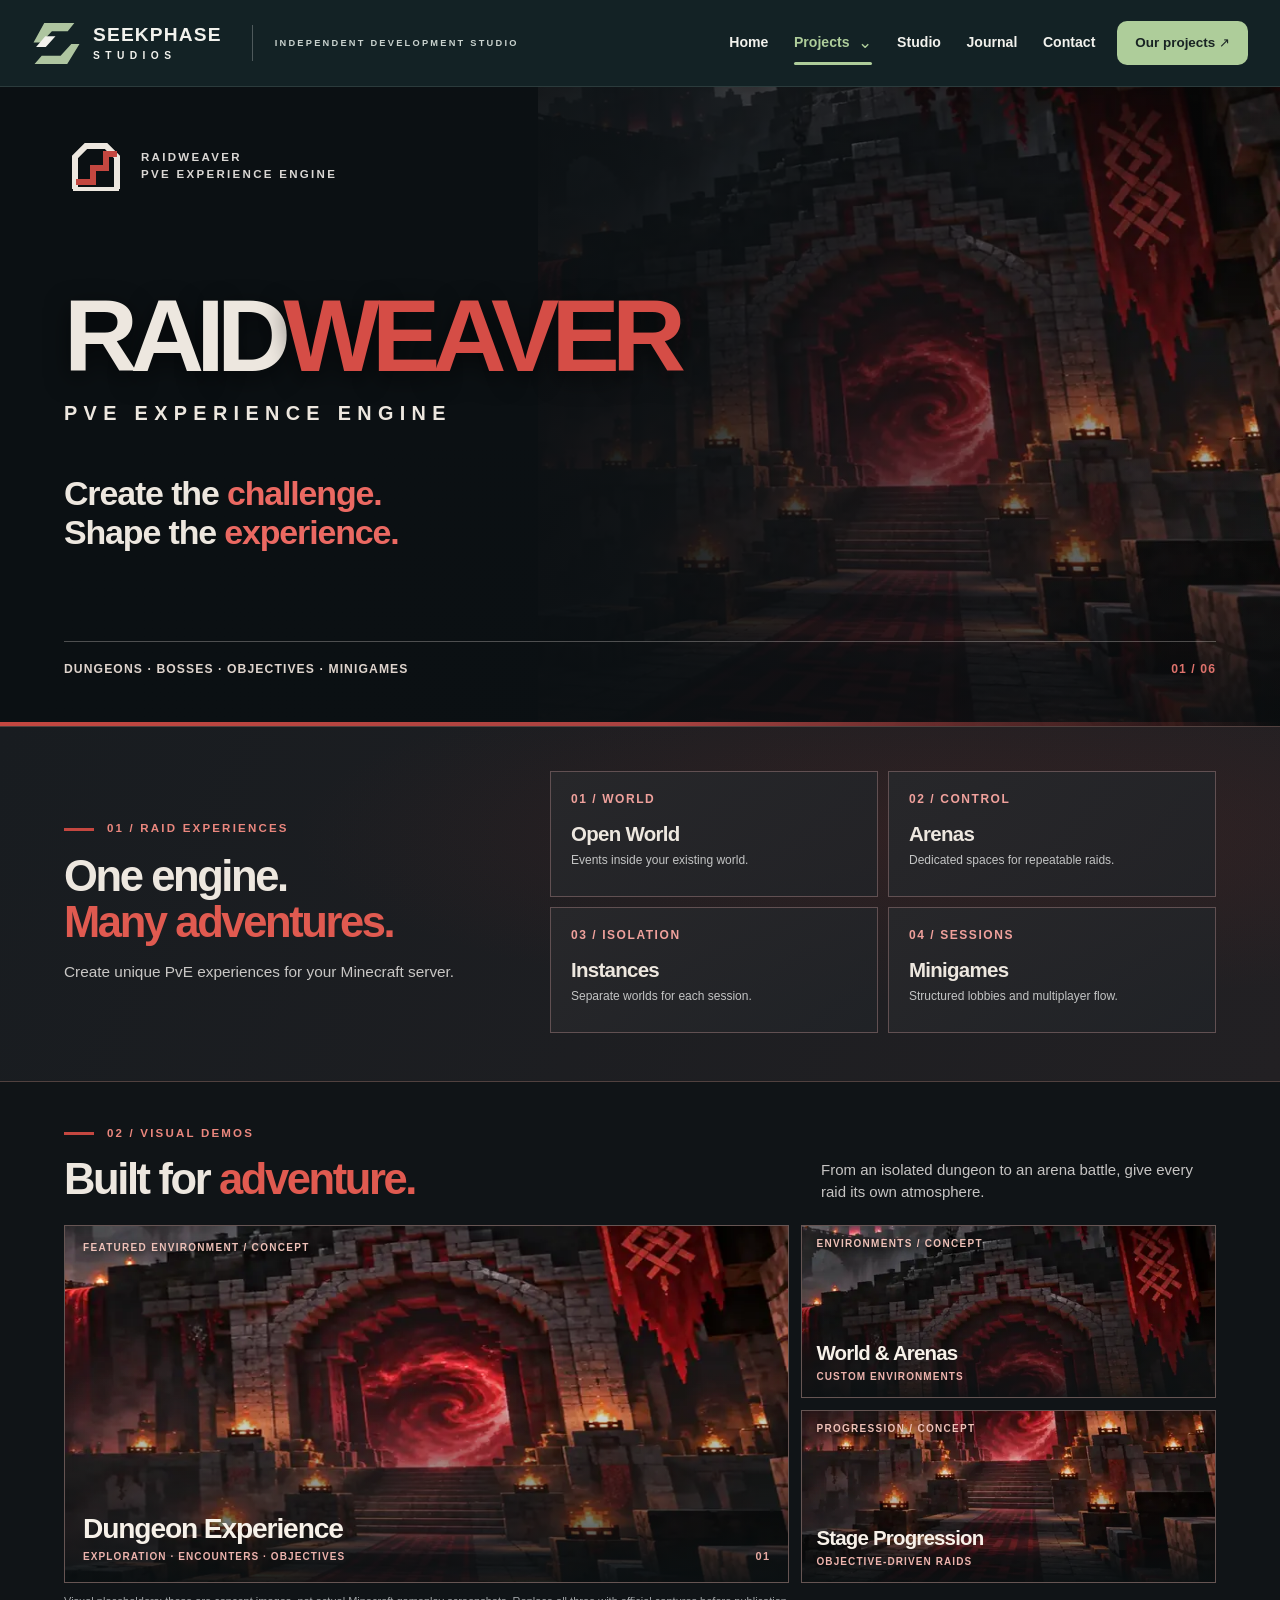
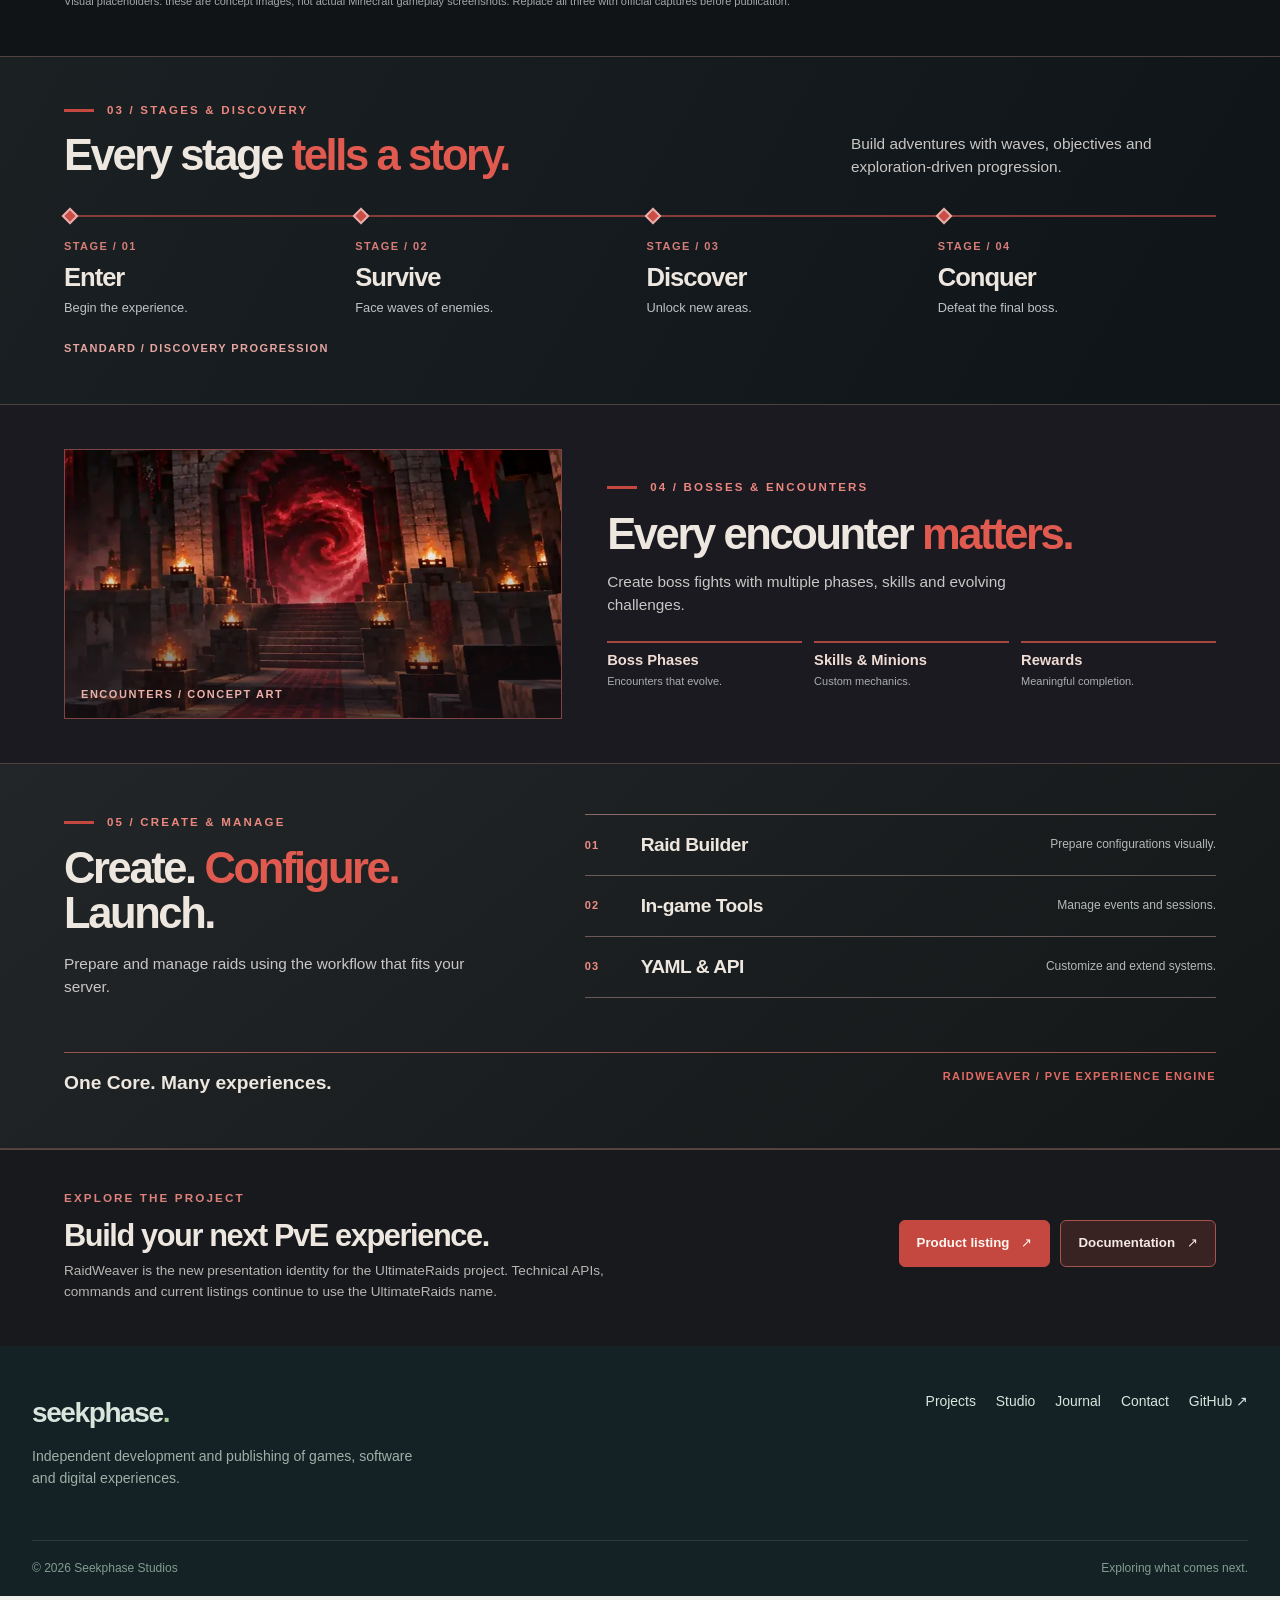
<file: projects/ultimateraids.html>
<!doctype html>
<html lang="en">
<head>
  <meta charset="utf-8">
  <meta name="viewport" content="width=device-width, initial-scale=1">
  <meta name="robots" content="noindex">
  <meta http-equiv="refresh" content="0;url=raidweaver.html">
  <link rel="canonical" href="raidweaver.html">
  <title>RaidWeaver — Seekphase Studios</title>
</head>
<body>
  <p>UltimateRaids is now presented as <a href="raidweaver.html">RaidWeaver</a>. You are being redirected.</p>
</body>
</html>
</file>
<file: assets/css/style.css>
/* Seekphase Studios — Editorial Tech, first draft */
:root{color-scheme:light;--ink:#1c2426;--dark:#111d20;--surface:#303b3b;--mint:#aecd9a;--mint-soft:#c6d9b6;--paper:#f2f2ed;--paper-deep:#e9ede7;--muted:#aebbb5;--text:#263234;--line:rgba(36,55,52,.16);--radius:18px;--shadow:0 20px 45px rgba(12,29,29,.12);font-family:"Inter","Segoe UI",Arial,sans-serif;font-synthesis:none}
*{box-sizing:border-box}html{scroll-behavior:smooth}body{margin:0;min-width:320px;background:var(--paper);color:var(--text);line-height:1.55}img{display:block;max-width:100%}a{color:inherit;text-decoration:none}button{font:inherit}a:focus-visible,button:focus-visible{outline:3px solid #8abc84;outline-offset:4px}h1,h2,h3,p{margin-top:0}h1,h2,h3{line-height:1.12;letter-spacing:-.045em}h1{font-size:clamp(2.8rem,5vw,5.3rem)}h2{font-size:clamp(2rem,3.3vw,3.5rem)}h3{font-size:1.45rem}.container{width:min(100% - 64px,1460px);margin-inline:auto}.skip-link{position:absolute;z-index:200;top:-100px;left:16px;background:#fff;padding:12px}.skip-link:focus{top:8px}
.site-header{position:relative;z-index:30;background:#132225;color:var(--paper);border-bottom:1px solid rgba(210,233,221,.12)}.header-inner{display:flex;align-items:center;min-height:86px;gap:22px}.brand{display:flex;align-items:center;gap:12px;flex:none}.brand-mark{width:49px;height:49px}.brand-type{display:flex;flex-direction:column;line-height:1}.brand-type strong{font-size:clamp(1rem,1.5vw,1.55rem);font-weight:780;letter-spacing:.06em}.brand-type small{letter-spacing:.53em;margin-top:7px;font-weight:600;font-size:.64rem}.header-divider{width:1px;height:36px;background:#ffffff40;margin-left:8px}.header-caption{font-size:.58rem;font-weight:650;letter-spacing:.24em;color:#c9d2ce;white-space:nowrap;margin-right:auto}.site-nav{display:flex;gap:clamp(12px,2vw,32px);align-items:center}.site-nav a{font-size:.88rem;font-weight:650;position:relative;padding:32px 0}.site-nav a[aria-current="page"]{color:var(--mint)}.site-nav a[aria-current="page"]::after{position:absolute;content:"";bottom:21px;left:0;right:0;height:3px;background:var(--mint);border-radius:4px}.site-nav a:hover{color:var(--mint-soft)}.header-action{flex:none;border-radius:10px;background:var(--mint);padding:12px 18px;color:#192323;font-weight:750;font-size:.84rem}.header-action:hover,.button-primary:hover{background:#cce8b6}.menu-toggle{display:none;border:1px solid #68817b;background:transparent;color:#fff;border-radius:8px;width:44px;height:44px;align-items:center;justify-content:center;flex-direction:column;gap:5px;cursor:pointer}.menu-toggle span{width:19px;height:2px;background:#e9efea}
.hero{position:relative;background:radial-gradient(ellipse at 55% 47%,#27473f 0%,transparent 41%),linear-gradient(115deg,#122527,#0c1b1e 74%);color:var(--paper);overflow:hidden}.hero-grid{position:absolute;inset:0;opacity:.12;background-image:repeating-radial-gradient(ellipse at 50% 58%,transparent 0,transparent 58px,#b2c7bc 59px,transparent 60px)}.hero-inner{display:grid;grid-template-columns:1.08fr 1.02fr .72fr;min-height:530px;align-items:center;gap:20px;position:relative;padding-block:65px}.hero-copy{z-index:1}.eyebrow,.section-kicker{display:inline-flex;gap:12px;align-items:center;font-size:.72rem;letter-spacing:.25em;font-weight:800;color:var(--mint);text-transform:uppercase}.eyebrow b{color:#738f7e}.eyebrow-line{width:24px;height:6px;background:var(--mint);border-radius:8px}.hero h1{margin:23px 0 20px;color:#f4f4f0;max-width:670px;white-space:nowrap}.hero h1 em{font-style:normal;color:var(--mint)}.hero-copy>p{max-width:560px;font-size:1.1rem;line-height:1.55;color:#d5e0db}.button-row{display:flex;gap:14px;flex-wrap:wrap;margin-top:28px}.button{min-height:48px;display:inline-flex;align-items:center;justify-content:center;gap:12px;border-radius:11px;padding:12px 22px;font-size:.85rem;font-weight:750;transition:transform .18s,background .18s,border-color .18s}.button:hover{transform:translateY(-2px)}.button-primary{background:var(--mint);color:#12201e}.button-outline{border:1px solid #a9bdb7;color:#fff}.button-outline:hover{background:#ffffff18}.button-dark{background:var(--ink);color:#fff}.button-dark:hover{background:#344946}.hero-art{min-height:410px;position:relative;display:grid;place-items:center}.phase-disc{width:min(95%,390px);aspect-ratio:1;display:grid;place-items:center;position:relative;transform:rotate(-8deg)}.phase-disc::before{content:"";position:absolute;inset:8%;border:1px solid rgba(199,230,196,.28);border-radius:50%;box-shadow:0 0 90px #9ab89225}.phase-disc img{width:68%;height:auto;filter:drop-shadow(0 0 24px #9dce9192);transform:rotate(8deg)}.phase-ring{position:absolute;width:92%;aspect-ratio:1;border-radius:50%;border:1px dashed #a6c5a44f}.orbit{position:absolute;border:1px solid #afceb844;border-radius:48% 52% 50% 46%;width:65%;height:75%;transform:rotate(28deg)}.orbit-two{transform:rotate(-25deg);width:87%;height:94%;opacity:.36}.hero-coordinate{position:absolute;letter-spacing:.25em;color:#829c96;font-size:.58rem;font-weight:700}.coord-one{top:12%;left:5%}.coord-two{right:0;bottom:12%}.hero-steps{z-index:2;margin-left:8px;display:grid;gap:0}.step{position:relative;display:grid;grid-template-columns:18px 1fr;gap:16px;padding-bottom:28px}.step::before{content:"";position:absolute;left:5px;top:14px;bottom:0;width:1px;background:#76968a}.step:last-child{padding-bottom:0}.step:last-child::before{display:none}.step-dot{width:11px;height:11px;background:#c2d2c6;border-radius:50%;margin-top:5px;position:relative;z-index:1}.step-last{background:var(--mint);box-shadow:0 0 20px var(--mint)}.step strong{font-size:1.35rem;letter-spacing:-.02em}.step p{margin:2px 0 0;color:#becdc7;font-size:.82rem;line-height:1.45}
.section{padding-block:75px}.section-light{background:var(--paper)}.section-heading{display:flex;align-items:end;justify-content:space-between;gap:28px;margin-bottom:29px}.section-kicker{color:#738d78;font-size:.65rem}.section-heading h2{margin:8px 0}.section-heading p{margin:0;color:#586867}.text-link{font-size:.92rem;font-weight:750;white-space:nowrap}.text-link:hover{color:#527b5b}.project-grid{display:grid;grid-template-columns:repeat(4,minmax(0,1fr));gap:19px}.project-card{background:#192a2d;color:#f5f7f3;border-radius:var(--radius);overflow:hidden;box-shadow:var(--shadow);transition:transform .25s,box-shadow .25s;display:flex;flex-direction:column}.project-card:hover{transform:translateY(-6px);box-shadow:0 25px 55px #0a242536}.project-art{aspect-ratio:1.75;overflow:hidden;background:#274045}.project-art img{width:100%;height:100%;object-fit:cover;transition:transform .4s}.project-card:hover .project-art img{transform:scale(1.045)}.project-info{padding:22px;display:flex;flex-direction:column;flex:1}.project-label{letter-spacing:.17em;text-transform:uppercase;color:#b2c8c0;font-size:.59rem;font-weight:800}.project-info h3{font-size:clamp(1.3rem,2vw,1.9rem);margin:5px 0 7px}.project-info p{font-size:.84rem;color:#cdd8d3;line-height:1.5;min-height:50px}.project-meta{display:flex;justify-content:space-between;align-items:center;margin-top:auto;padding-top:16px}.project-status{border-radius:6px;background:#a4c393;color:#1b2824;font-weight:750;font-size:.73rem;padding:5px 10px}.project-arrow{font-size:1.5rem;color:#c9e5d3}.project-cyan .project-status{background:#6fc3cf}.project-red .project-status{background:#d4a4a4}.project-violet .project-status{background:#bfaddc}
.focus-section{padding-block:65px;background:#e9ece6}.focus-grid{display:grid;grid-template-columns:1.45fr repeat(3,1fr);gap:34px;align-items:center}.focus-intro h2{margin:10px 0}.focus-intro p{max-width:320px;color:#687673}.focus-item{border-left:1px solid #c3d1c9;padding-left:23px}.focus-icon{display:block;color:#738f6f;font-size:2.7rem;line-height:1;margin-bottom:12px}.focus-item h3{margin-bottom:7px}.focus-item p{font-size:.87rem;color:#53615d;margin:0}.studio-preview{background:#1c292a;color:#f4f6f1}.studio-preview-inner{display:grid;grid-template-columns:1fr 1fr;gap:70px;align-items:center}.studio-preview h2{margin:15px 0}.studio-preview p{max-width:540px;color:#bbc9c3}.light-outline{margin-top:13px}.studio-pattern{display:flex;flex-direction:column;gap:18px;text-align:right;font-size:clamp(1.8rem,3.5vw,3.5rem);font-weight:800;letter-spacing:.06em;line-height:1;opacity:.4}.studio-pattern span:nth-child(even){color:var(--mint);transform:translateX(-30px)}.teaser-row{display:flex;align-items:center;justify-content:space-between;gap:24px}.teaser-row h2{margin:14px 0}.teaser-row p{margin-bottom:0;color:#60716b}.page-hero{background:linear-gradient(125deg,#15292b,#142021);color:#f4f7f2;padding:90px 0 85px;position:relative;overflow:hidden}.page-hero::after{content:"";pointer-events:none;position:absolute;right:-100px;top:-270px;width:660px;height:660px;border:1px solid #bad8b733;border-radius:50%;box-shadow:0 0 0 90px #bad8b70a,0 0 0 180px #bad8b707}.page-hero h1{margin:18px 0 16px;max-width:900px}.page-hero p{color:#cfdbd4;max-width:720px;font-size:1.16rem}.editorial-layout,.detail-grid{display:grid;grid-template-columns:.9fr 1.1fr;gap:9%;align-items:start}.editorial-content p{font-size:1.08rem;color:#51625b;line-height:1.8}.process-section{background:#e4ebe3}.process-grid{display:grid;grid-template-columns:repeat(4,1fr);gap:18px}.process-card{border:1px solid #bfcfc2;border-radius:14px;background:#f1f5ef;padding:27px}.process-card>span{font-size:.8rem;color:#577760;font-weight:800}.process-card h3{margin:18px 0 12px}.process-card p{margin:0;color:#596c63}.note-line{color:#65746f;font-size:.83rem;border-top:1px solid var(--line);margin-top:35px;padding-top:18px}.empty-state{text-align:center;max-width:700px;margin-inline:auto;padding-block:25px}.empty-marker{display:block;font-size:3rem;color:#78917b}.empty-state h2{margin:12px 0}.empty-state p{color:#586d63;line-height:1.8}.empty-state .button{margin-top:16px}.contact-layout{display:grid;grid-template-columns:1fr 1fr;gap:60px;align-items:center}.contact-layout h2{margin:12px 0}.contact-layout p{color:#5f7169}.contact-card{background:#e7eee5;border:1px solid #bacdbd;border-radius:18px;padding:35px;display:flex;justify-content:space-between;gap:25px;align-items:center;transition:transform .2s}.contact-card:hover{transform:translateY(-3px)}.contact-card h3{margin:12px 0}.contact-card p{margin:0}.contact-arrow{font-size:2rem;color:#587359}.not-found{min-height:55vh;display:flex;align-items:center}.not-found .button{margin-top:10px}.back-link{display:block;color:#bcd9c2;margin-bottom:30px;font-weight:700}.detail-hero{display:grid;grid-template-columns:1fr 1fr;gap:50px;align-items:center;position:relative;z-index:1}.detail-art{border-radius:18px;width:100%;box-shadow:0 25px 45px #0004}.detail-status{display:inline-flex;background:#aeca9d;color:#162625;border-radius:7px;padding:6px 13px;font-size:.8rem;font-weight:800}.detail-grid h2{max-width:470px}.detail-body{color:#52655e;font-size:1.14rem;line-height:1.8}.topic-row{display:flex;gap:8px;flex-wrap:wrap;margin:25px 0}.topic-chip{font-size:.79rem;border:1px solid #bfcdc1;border-radius:30px;padding:6px 13px;color:#4f655a}.detail-grid .button{margin-top:20px}
.site-footer{background:#142225;color:#d8e5dd;padding-block:45px 18px}.footer-inner{display:flex;justify-content:space-between;gap:40px;padding-bottom:50px}.footer-brand{font-weight:800;letter-spacing:-.05em;font-size:1.75rem}.footer-brand span{color:var(--mint)}.footer-inner p{max-width:390px;margin:12px 0 0;color:#9eb0a8;font-size:.88rem}.footer-links{display:flex;align-items:flex-start;flex-wrap:wrap;gap:20px;font-size:.87rem}.footer-links a:hover{color:var(--mint)}.footer-bottom{display:flex;justify-content:space-between;color:#839c90;font-size:.75rem;border-top:1px solid #ffffff1c;padding-top:18px}

/* Projects navigation — grouped by ecosystem, with no framework dependency. */
.site-nav .nav-projects{position:relative;display:flex;align-items:center;align-self:stretch}
.site-nav .nav-projects summary{display:flex;align-items:center;gap:8px;cursor:pointer;padding:32px 0;list-style:none;font-size:.88rem;font-weight:650;user-select:none}
.site-nav .nav-projects summary::-webkit-details-marker{display:none}
.site-nav .nav-projects summary::marker{content:""}
.site-nav .nav-projects summary:hover,.site-nav .nav-projects[open] summary,.site-nav .nav-projects.is-current summary{color:var(--mint)}
.site-nav .nav-projects.is-current summary::after{content:"";position:absolute;bottom:21px;left:0;right:0;height:3px;background:var(--mint);border-radius:4px}
.site-nav .nav-projects .nav-chevron{font-size:1.05rem;line-height:1;display:inline-block;transition:transform .2s ease}
.site-nav .nav-projects[open] .nav-chevron{transform:rotate(180deg)}
.site-nav .projects-submenu{position:absolute;z-index:50;top:calc(100% - 5px);left:-18px;min-width:245px;padding:9px;background:#1b3030;border:1px solid #527369;border-radius:12px;box-shadow:0 15px 40px rgba(3,18,19,.3)}
.site-nav .projects-submenu a{display:block;padding:11px 13px;border-radius:7px;font-size:.85rem;font-weight:600;color:#e6eee9;white-space:nowrap}
.site-nav .projects-submenu a:hover,.site-nav .projects-submenu a:focus-visible{background:#314b41;color:var(--mint-soft)}
.site-nav .projects-submenu a::after{display:none!important}
.project-category-nav{display:flex;gap:12px;flex-wrap:wrap;margin:0 0 42px}
.project-category-nav a,.home-category-links a{display:inline-flex;align-items:center;gap:9px;border:1px solid #bbcabe;border-radius:999px;padding:10px 16px;background:#e7ece5;color:#33493e;font-size:.82rem;font-weight:750;transition:background .2s,border-color .2s,transform .2s}
.project-category-nav a:hover,.home-category-links a:hover{background:#d7e5d5;border-color:#7f9e85;transform:translateY(-1px)}
.project-category{scroll-margin-top:26px}
.project-category+.project-category{margin-top:60px;padding-top:56px;border-top:1px solid #cbd5cb}
.category-heading{display:flex;align-items:end;justify-content:space-between;gap:22px;margin-bottom:25px}
.category-heading h2{margin:8px 0 10px}
.category-heading p{color:#5c6e64;margin:0;max-width:650px}
.category-count{white-space:nowrap;color:#788a7d;font-size:.68rem;letter-spacing:.18em;font-weight:800}
.project-category--minecraft .category-grid{grid-template-columns:repeat(3,minmax(0,1fr))}
.project-category--independent .category-grid{grid-template-columns:1fr}
.project-category--independent .project-card{display:grid;grid-template-columns:1.1fr .9fr;min-height:300px}
.project-category--independent .project-art{height:100%;aspect-ratio:auto}
.project-category--independent .project-info{justify-content:center;padding:32px}
.project-category--independent .project-info h3{font-size:clamp(1.6rem,2.5vw,2.5rem)}
.project-category--independent .project-info p{min-height:0}
.home-category-links{display:flex;gap:11px;align-items:center;flex-wrap:wrap;margin:-4px 0 24px}
.home-category-links>span{font-size:.78rem;color:#5a6c62;margin-right:5px;font-weight:650}

/* Portfolio categories: two distinct visual territories within the Seekphase identity. */
.home-category-showcase{display:grid;grid-template-columns:repeat(2,minmax(0,1fr));gap:16px;margin:0 0 27px}
.category-path{isolation:isolate;position:relative;overflow:hidden;display:flex;align-items:center;min-height:145px;padding:23px 26px;border-radius:15px;color:#f1f3ec;box-shadow:0 8px 22px rgba(22,41,39,.12);transition:transform .2s ease,box-shadow .2s ease}
.category-path:hover{transform:translateY(-3px);box-shadow:0 14px 28px rgba(22,41,39,.18)}
.category-path:focus-visible{outline:3px solid #9fbca4;outline-offset:3px}
.category-path--independent{background:radial-gradient(ellipse at 84% 25%,#758b7b65,transparent 53%),linear-gradient(115deg,#283735,#182626)}
.category-path--minecraft{background:radial-gradient(ellipse at 89% 18%,#3d918b50,transparent 50%),linear-gradient(115deg,#1c3840,#17252c)}
.category-path-copy{position:relative;z-index:1;display:flex;flex-direction:column;align-items:flex-start;gap:6px;max-width:80%}
.category-path-eyebrow{color:#b8d0bd;font-size:.59rem;letter-spacing:.18em;font-weight:750}
.category-path-copy strong{display:block;font-size:clamp(1.15rem,2vw,1.55rem);letter-spacing:-.025em;line-height:1.16}
.category-path-copy strong span{font-size:1rem;color:#c5dcc7}
.category-path-copy>span:last-child{font-size:.82rem;color:#becfc7;line-height:1.45}
.category-path-art{pointer-events:none;position:absolute;inset:0;opacity:.54;z-index:0}
.category-path-art--horizon{background:repeating-radial-gradient(ellipse at 96% 100%,transparent 0 23px,#b6ccb365 24px 25px,transparent 26px 40px);mask-image:linear-gradient(to right,transparent 40%,#000 100%)}
.category-path-art--grid{background:linear-gradient(30deg,transparent 50%,#9bcac535 50.2%,transparent 51%),linear-gradient(150deg,transparent 50%,#9bcac535 50.2%,transparent 51%),repeating-linear-gradient(0deg,transparent 0 29px,#90c0b43b 30px 31px),repeating-linear-gradient(90deg,transparent 0 29px,#90c0b43b 30px 31px);background-size:100% 100%,100% 100%,30px 30px,30px 30px;mask-image:linear-gradient(to right,transparent 46%,#000 100%)}
.category-feature{isolation:isolate;position:relative;overflow:hidden;display:grid;grid-template-columns:1.15fr .85fr;align-items:stretch;min-height:286px;border-radius:22px;margin-bottom:20px}
.category-feature--independent{background:linear-gradient(113deg,#233632 0%,#22352e 57%,#354d44 100%);color:#eff5ee}
.category-feature--minecraft{background:linear-gradient(115deg,#1c3039 0%,#1a3c42 65%,#215157 100%);color:#eff5f1}
.category-feature-copy{z-index:2;padding:clamp(30px,4vw,51px);position:relative;display:flex;flex-direction:column;align-items:flex-start}
.category-feature-kicker{font-size:.68rem;letter-spacing:.23em;font-weight:800;color:#b5cebd}
.category-feature h2{font-size:clamp(2.05rem,3.2vw,3.35rem);line-height:1.08;margin:12px 0 13px;color:#f3f6f1}
.category-feature p{font-size:1rem;color:#d1dfd6;max-width:510px;line-height:1.55;margin:0 0 24px}
.category-feature-footer{margin-top:auto;display:flex;align-items:center;gap:11px;font-size:.79rem;color:#c3d6c8;letter-spacing:.035em;font-weight:650}
.feature-indicator{width:8px;height:8px;border-radius:50%;background:#b3d7b2;box-shadow:0 0 0 4px rgba(179,215,178,.13)}
.category-feature-count{padding-left:14px;border-left:1px solid #97b6a369;margin-left:8px;font-size:.68rem;letter-spacing:.13em;white-space:nowrap}
.category-feature-art{position:absolute;inset:0 0 0 49%;display:grid;place-items:center;pointer-events:none;opacity:.9}
.category-feature-art::before{content:"";position:absolute;inset:-40px -80px -100px 0;border-radius:50%;border:1px solid rgba(208,228,211,.09);box-shadow:0 0 0 45px rgba(208,228,211,.035),0 0 0 100px rgba(208,228,211,.023)}
.category-feature-art svg{position:relative;display:block;width:min(100%,570px);height:100%;object-fit:contain}
.category-feature--minecraft .category-feature-art::before{border-radius:6px;transform:rotate(-22deg)}
.category-gallery-label{display:flex;justify-content:space-between;gap:12px;color:#65796b;font-size:.68rem;font-weight:800;letter-spacing:.16em;margin:0 0 16px}
.project-category--minecraft .category-gallery-label{color:#597c7c}

/* Match the project-card atmosphere to the corresponding product page. */
.project-grid .project-card{position:relative;border:1px solid var(--brand-line);background:var(--brand-surface);box-shadow:0 16px 33px #19231e29;color:#f4f2ed}
.project-grid .project-card:before{position:absolute;content:"";z-index:2;top:0;left:0;right:0;height:3px;background:var(--brand-accent)}
.project-grid .project-card .project-art{position:relative;border-bottom:1px solid var(--brand-line);background:var(--brand-surface)}
.project-grid .project-card .project-info{background:var(--brand-surface)}
.project-grid .project-card .project-info h3{color:#f4f2ee}
.project-grid .project-card .project-info p{color:#c6ccd0}
.project-grid .project-card .project-label,.project-grid .project-card .project-arrow{color:var(--brand-accent)}
.project-grid .project-card .project-status{color:var(--brand-accent);background:var(--brand-chip);border:1px solid var(--brand-line)}
.project-grid .project-card:hover{border-color:var(--brand-accent);box-shadow:0 24px 48px var(--brand-shadow)}
.project-grid .project-card.project-stone{--brand-accent:#e6ad64;--brand-surface:#272c29;--brand-chip:#4a3828;--brand-line:#887052;--brand-shadow:#49362185}
.project-grid .project-card.project-cyan{--brand-accent:#38b8c4;--brand-surface:#102838;--brand-chip:#153b4b;--brand-line:#2b6f88;--brand-shadow:#16485b85}
.project-grid .project-card.project-gold{--brand-accent:#f4a83a;--brand-surface:#161f30;--brand-chip:#3b2b22;--brand-line:#785b37;--brand-shadow:#45301b85}
.project-grid .project-card.project-crimson{--brand-accent:#c44740;--brand-surface:#222325;--brand-chip:#342223;--brand-line:#88504d;--brand-shadow:#361b2085}
.category-path--independent{background:radial-gradient(ellipse at 85% 35%,#a9784868,transparent 55%),linear-gradient(115deg,#30312b,#272b25)}
.category-path--independent .category-path-eyebrow{color:#e6ad64}
.category-path--independent .category-path-art--horizon{background:repeating-radial-gradient(ellipse at 96% 100%,transparent 0 23px,#e6ad645f 24px 25px,transparent 26px 40px)}
.category-feature--independent{background:radial-gradient(ellipse at 85% 50%,#8e6b4563,transparent 47%),linear-gradient(115deg,#292e29,#363127)}
.category-feature--independent .category-feature-kicker{color:#e6ad64}
.category-feature--independent .feature-indicator{background:#e6ad64;box-shadow:0 0 0 4px #e6ad6428}
.category-feature--independent .category-feature-footer{color:#e4c8a3}
</file>
<file: assets/css/animations.css>
.reveal{opacity:0;transform:translateY(20px);transition:opacity .7s ease,transform .7s cubic-bezier(.2,.7,.2,1)}.reveal.is-visible{opacity:1;transform:none}.phase-disc{animation:phaseFloat 8s ease-in-out infinite}.orbit-one{animation:orbitDrift 24s linear infinite}.orbit-two{animation:orbitDrift 31s linear infinite reverse}@keyframes phaseFloat{0%,100%{translate:0 0}50%{translate:0 -12px}}@keyframes orbitDrift{from{rotate:0deg}to{rotate:360deg}}@media(prefers-reduced-motion:reduce){html{scroll-behavior:auto}*,*::before,*::after{animation-duration:.01ms!important;animation-iteration-count:1!important;transition-duration:.01ms!important}.reveal{opacity:1;transform:none}}
</file>
<file: assets/css/responsive.css>
@media(max-width:1230px){.header-caption,.header-divider{display:none}.header-inner{gap:18px}.site-nav{margin-left:auto}.hero-inner{grid-template-columns:1.15fr .95fr;gap:16px}.hero-steps{grid-column:1/-1;display:grid;grid-template-columns:repeat(4,1fr);margin:15px 0 0;gap:10px}.step{padding-bottom:0}.step::before{display:none}.project-grid{grid-template-columns:repeat(2,minmax(0,1fr))}.focus-grid{grid-template-columns:repeat(2,1fr)}.focus-intro{grid-column:1/-1}.focus-item:first-of-type{border-left:0;padding-left:0}}
@media(max-width:820px){.container{width:min(100% - 36px,1460px)}.header-inner{min-height:74px}.brand-mark{width:40px;height:40px}.brand-type strong{font-size:1.2rem}.brand-type small{font-size:.52rem}.header-action{margin-left:auto;padding:10px;font-size:.76rem}.menu-toggle{display:flex;order:4}.site-nav{position:absolute;left:0;right:0;top:100%;display:none;background:#132225;padding:14px 18px 20px;box-shadow:0 15px 20px #0004;flex-direction:column;gap:0;align-items:stretch}.site-nav.is-open{display:flex}.site-nav a{padding:12px 14px;border-bottom:1px solid #ffffff16}.site-nav a[aria-current="page"]::after{display:none}.hero-inner{grid-template-columns:1fr;min-height:auto;padding-block:70px 45px}.hero h1{white-space:normal}.hero-art{min-height:320px;max-width:440px;width:100%;margin:auto}.hero-steps{grid-column:auto;grid-template-columns:repeat(2,1fr);gap:25px}.step{padding:0}.section{padding-block:55px}.section-heading,.teaser-row{align-items:flex-start;flex-direction:column}.studio-preview-inner,.editorial-layout,.detail-grid,.contact-layout,.detail-hero{grid-template-columns:1fr;gap:35px}.studio-pattern{display:none}.process-grid{grid-template-columns:repeat(2,1fr)}.page-hero{padding-block:65px}.page-hero h1{font-size:clamp(2.6rem,8vw,4.2rem)}.detail-art{max-width:630px}.footer-inner{flex-direction:column}.footer-links{gap:13px 20px}}
@media(max-width:520px){.header-action{display:none}.menu-toggle{margin-left:auto}.hero-inner{padding-top:56px}.hero h1{font-size:clamp(2.4rem,11vw,3.5rem);letter-spacing:-.055em}.hero-copy>p{font-size:1rem}.hero-art{min-height:250px}.hero-steps,.project-grid,.focus-grid,.process-grid{grid-template-columns:1fr}.hero-steps{gap:18px}.step{display:flex;gap:12px}.step strong{font-size:1rem}.project-info p{min-height:auto}.focus-intro{grid-column:auto}.focus-item{border-left:0;border-top:1px solid #c8d5cc;padding:20px 0 0}.button{width:100%}.button-row{gap:10px}.footer-bottom{flex-direction:column;gap:5px}.page-hero p{font-size:1rem}.section-heading p{font-size:.9rem}}

@media(max-width:1230px){.project-category--minecraft .category-grid{grid-template-columns:repeat(2,minmax(0,1fr))}}
@media(max-width:820px){
.site-nav .nav-projects{display:block;align-self:auto;width:100%}
.site-nav .nav-projects summary{padding:12px 14px;border-bottom:1px solid #ffffff16;justify-content:space-between}
.site-nav .nav-projects.is-current summary::after{display:none}
.site-nav .projects-submenu{position:static;min-width:0;margin:6px 0 10px 12px;padding:2px 7px;box-shadow:none;background:#1d3131;border-color:#35574b}
.site-nav .projects-submenu a{padding:10px 12px;border-bottom:0;white-space:normal}
.project-category--independent .project-card{grid-template-columns:1fr}
.project-category--independent .project-art{height:auto;aspect-ratio:1.75}
}
@media(max-width:520px){.project-category--minecraft .category-grid{grid-template-columns:1fr}.category-heading{align-items:flex-start;flex-direction:column;gap:12px}.project-category+.project-category{margin-top:42px;padding-top:38px}.home-category-links{align-items:stretch;flex-direction:column}.home-category-links a{justify-content:space-between}}

@media(max-width:820px){
.home-category-showcase{gap:12px}
.category-path{padding:20px;min-height:150px}
.category-feature{grid-template-columns:1fr;min-height:260px}
.category-feature-copy{padding:30px;max-width:76%}
.category-feature-art{left:38%;opacity:.55}
.category-feature p{font-size:.94rem}
}
@media(max-width:600px){
.home-category-showcase{grid-template-columns:1fr}
.category-path{min-height:125px}
.category-feature{min-height:320px}
.category-feature-copy{max-width:none;padding:27px}
.category-feature p{max-width:80%}
.category-feature-art{left:30%;opacity:.22}
.category-feature h2{font-size:2.05rem}
.category-feature-footer{flex-wrap:wrap}
}
@media(prefers-reduced-motion:reduce){.category-path{transition:none}}
</file>
<file: assets/css/home-highlights.css>
/* Homepage editorial introduction and StoneWeald spotlight.
   The complete product catalog remains exclusively on projects.html. */

.home-work{background:#f2f2ed;color:#263234;padding-block:clamp(65px,6.7vw,106px)}
.home-work .home-work-overview{display:grid;grid-template-columns:minmax(0,1.18fr) minmax(0,.82fr);gap:clamp(35px,6vw,100px);align-items:center;margin-bottom:clamp(36px,4vw,60px)}
.home-work .home-work-lead h2{color:#1c2c2b;font-size:clamp(2.55rem,4.35vw,4.95rem);line-height:1.1;margin:16px 0 0;letter-spacing:-.055em}
.home-work .home-work-lead h2 em{font-style:normal;color:#67816d}
.home-work .home-work-overview-copy{border-left:1px solid #bccbc1;padding-left:clamp(20px,3vw,46px)}
.home-work .home-work-overview-copy p{font-size:clamp(.94rem,1.1vw,1.06rem);line-height:1.78;color:#566960;margin:0 0 12px;max-width:530px}
.home-work .home-work-main-link{display:inline-flex;align-items:center;gap:17px;color:#27523d;font-size:.84rem;font-weight:830;border-bottom:1px solid #739984;padding-bottom:5px;margin-top:11px;transition:color .2s,gap .2s}
.home-work .home-work-main-link:hover{color:#133621;gap:22px}
.home-work .home-work-paths{display:grid;grid-template-columns:repeat(2,minmax(0,1fr));gap:18px}
.home-work .home-work-path{isolation:isolate;position:relative;min-height:252px;overflow:hidden;border-radius:14px;padding:clamp(25px,2.9vw,43px);display:flex;flex-direction:column;align-items:flex-start;justify-content:space-between;gap:32px;color:#f3f5f0;border:1px solid #7394875c;box-shadow:0 15px 33px #12261c24;transition:transform .22s,box-shadow .22s}
.home-work .home-work-path:hover{transform:translateY(-4px);box-shadow:0 24px 38px #12261c36}
.home-work .home-work-path:focus-visible{outline:3px solid #779f81;outline-offset:4px}
.home-work .home-work-path--games{background:linear-gradient(123deg,#273b33 4%,#35453a 54%,#6e6b4e)}
.home-work .home-work-path--tools{background:linear-gradient(123deg,#172c32 4%,#254451 62%,#1d4350)}
.home-work .home-work-path-number{position:relative;z-index:2;color:#c2d6c1;font-size:.64rem;font-weight:830;letter-spacing:.2em}
.home-work .home-work-path--games .home-work-path-number{color:#efcd9b}
.home-work .home-work-path-content{position:relative;z-index:2;display:flex;flex-direction:column;gap:7px;max-width:390px}
.home-work .home-work-path-content strong{font-size:clamp(1.6rem,2.55vw,2.55rem);letter-spacing:-.045em;line-height:1.13}
.home-work .home-work-path-content>span{font-size:.85rem;max-width:320px;line-height:1.5;color:#d3ddd7}
.home-work .home-work-path-arrow{position:absolute;z-index:2;right:28px;bottom:30px;color:#e5ebdf;font-weight:650;font-size:1.75rem;line-height:1;transition:transform .2s}
.home-work .home-work-path:hover .home-work-path-arrow{transform:translate(3px,-3px)}
.home-work .home-work-path-art{position:absolute;z-index:0;pointer-events:none;inset:0;opacity:.65;mask-image:linear-gradient(90deg,transparent 25%,#000 100%)}
.home-work .home-work-path-art--horizon{background:repeating-radial-gradient(ellipse at 106% 115%,transparent 0 22px,#f3d3994d 23px 24px,transparent 25px 42px)}
.home-work .home-work-path-art--grid{background:linear-gradient(30deg,transparent 49%,#75b5b345 50%,transparent 51%),linear-gradient(150deg,transparent 49%,#75b5b345 50%,transparent 51%),repeating-linear-gradient(90deg,transparent 0 28px,#77acb72e 29px 30px),repeating-linear-gradient(0deg,transparent 0 28px,#77acb72e 29px 30px);background-size:100% 100%,100% 100%,30px 30px,30px 30px}

.home-stone-spotlight{position:relative;isolation:isolate;overflow:hidden;background:#202c26;color:#f4efe7;min-height:490px}
.home-stone-spotlight .home-stone-spotlight-image{position:absolute;z-index:-2;inset:0;width:100%;height:100%;max-width:none;object-fit:cover;object-position:center 54%;opacity:.96}
.home-stone-spotlight .home-stone-spotlight-shade{position:absolute;z-index:-1;inset:0;background:linear-gradient(90deg,#18231ff5 0%,#1e2c25eb 25%,#24332b99 49%,#19282218 78%),linear-gradient(0deg,#14201a7a 0%,transparent 45%);pointer-events:none}
.home-stone-spotlight .home-stone-spotlight-inner{position:relative;display:flex;align-items:center;min-height:490px;padding-block:58px}
.home-stone-spotlight .home-stone-spotlight-copy{max-width:620px;padding:4px 0}
.home-stone-spotlight .home-stone-spotlight-kicker{display:inline-flex;align-items:center;gap:12px;letter-spacing:.21em;font-size:.66rem;font-weight:850;color:#ebc491}
.home-stone-spotlight .home-stone-spotlight-line{width:29px;height:2px;background:#e6ad64}
.home-stone-spotlight h2{font-size:clamp(3.2rem,5.7vw,6.4rem);letter-spacing:-.06em;line-height:1.06;color:#f4efe7;margin:24px 0 17px}
.home-stone-spotlight h2 em{font-style:normal;color:#e6ad64}
.home-stone-spotlight .home-stone-spotlight-name{font-size:clamp(1rem,1.5vw,1.22rem);font-weight:820;color:#f4efe7;letter-spacing:-.01em;margin:0 0 13px}
.home-stone-spotlight .home-stone-spotlight-name>span:first-child{color:#e6ad64}
.home-stone-spotlight .home-stone-spotlight-divider{display:inline-block;color:#aeb0a1;font-weight:500;margin:0 10px}
.home-stone-spotlight .home-stone-spotlight-description{font-size:clamp(.93rem,1.06vw,1.04rem);line-height:1.7;color:#d1d9cf;max-width:470px;margin:0}
.home-stone-spotlight .home-stone-spotlight-link{display:inline-flex;align-items:center;gap:22px;margin-top:26px;background:#e6ad64;color:#1b251f;border-radius:8px;padding:13px 20px;min-height:48px;font-size:.84rem;font-weight:830;transition:background .2s,transform .2s}
.home-stone-spotlight .home-stone-spotlight-link:hover{background:#f1bf7e;transform:translateY(-2px)}
.home-stone-spotlight .home-stone-spotlight-link:focus-visible{outline:3px solid #fff9e8;outline-offset:4px}
.home-stone-spotlight .home-stone-spotlight-footnote{position:absolute;right:0;bottom:22px;font-size:.62rem;color:#f2dec0;letter-spacing:.13em;font-weight:740;text-shadow:0 2px 8px #192e2a}

@media(max-width:950px){
 .home-work .home-work-overview{grid-template-columns:1fr;gap:25px}
 .home-work .home-work-overview-copy{max-width:790px;padding-left:0;border-left:0;border-top:1px solid #bdcabf;padding-top:22px}
 .home-work .home-work-path{min-height:220px}
 .home-stone-spotlight .home-stone-spotlight-shade{background:linear-gradient(90deg,#18231ff7 0%,#1e2c25ed 28%,#24332bb2 60%,#19282235 100%)}
}
@media(max-width:640px){
 .home-work{padding-block:57px}
 .home-work .home-work-lead h2{font-size:clamp(2.15rem,9.2vw,3.3rem)}
 .home-work .home-work-paths{grid-template-columns:1fr;gap:12px}
 .home-work .home-work-path{min-height:197px;padding:26px 24px;gap:22px}
 .home-work .home-work-path-content{max-width:85%}
 .home-work .home-work-path-content strong{font-size:1.8rem}
 .home-work .home-work-path-arrow{bottom:20px;right:20px}
 .home-stone-spotlight,.home-stone-spotlight .home-stone-spotlight-inner{min-height:455px}
 .home-stone-spotlight .home-stone-spotlight-inner{padding-block:49px 75px}
 .home-stone-spotlight .home-stone-spotlight-image{object-position:65% center}
 .home-stone-spotlight .home-stone-spotlight-shade{background:linear-gradient(90deg,#18231fd9,#22322a79),linear-gradient(0deg,#142019e8 0%,#1f2f24a1 43%,#17251c4d 100%)}
 .home-stone-spotlight .home-stone-spotlight-copy{max-width:100%}
 .home-stone-spotlight h2{font-size:clamp(2.8rem,11vw,4.5rem);margin:19px 0}
 .home-stone-spotlight .home-stone-spotlight-footnote{right:auto;left:0;bottom:19px;font-size:.54rem}
 .home-stone-spotlight .home-stone-spotlight-description{font-size:.91rem}
}
@media(prefers-reduced-motion:reduce){
 .home-work .home-work-path,.home-work .home-work-path-arrow,.home-work .home-work-main-link,.home-stone-spotlight .home-stone-spotlight-link{transition:none}
}
</file>
<file: assets/css/project-cards.css>
/*
  Project card design — Seekphase portfolio.
  This dedicated, late-loaded sheet intentionally overrides the older, subtle
  accent-only card rules in style.css. Each product's core colors are isolated.
*/
.project-grid > .project-card {
  --project-accent: #e6ad64;
  --project-bright: #f4d1a0;
  --project-dark: #202827;
  --project-surface: #252b2a;
  --project-outline: rgba(230,173,100,.52);
  isolation: isolate;
  position: relative;
  display: flex;
  flex-direction: column;
  overflow: hidden;
  min-width: 0;
  min-height: 394px;
  border: 1px solid var(--project-outline);
  border-radius: 18px;
  background: var(--project-dark);
  box-shadow: 0 16px 34px #10251d20;
  color: #f5f4f1;
  transition: transform .24s ease, box-shadow .24s ease, border-color .24s ease;
}
.project-grid > .project-card::before {
  content: "";
  position: absolute;
  top: 0;
  left: 0;
  z-index: 5;
  right: 0;
  height: 4px;
  background: linear-gradient(90deg,var(--project-accent),transparent 85%);
}
.project-grid > .project-card:hover,
.project-grid > .project-card:focus-visible {
  border-color: var(--project-accent);
  transform: translateY(-5px);
  box-shadow: 0 24px 50px #12212b38,0 0 0 1px var(--project-outline);
}
.project-grid > .project-card .project-art {
  position: relative;
  height: auto;
  min-height: 0;
  flex: 0 0 auto;
  width: 100%;
  aspect-ratio: 1.42 / 1;
  overflow: hidden;
  background: var(--project-dark);
  border: 0;
}
.project-grid > .project-card .project-art::after {
  content: "";
  position: absolute;
  z-index: 1;
  inset: 0;
  background: linear-gradient(180deg,rgba(9,16,19,.44) 0%,transparent 30%,rgba(8,15,17,.28) 54%,var(--project-dark) 100%);
  pointer-events: none;
}
.project-grid > .project-card .project-art::before {
  content: "";
  position: absolute;
  z-index: 1;
  inset: 0;
  background: radial-gradient(ellipse at 60% 40%,transparent 10%,var(--project-dark) 96%);
  opacity: .23;
  pointer-events: none;
}
.project-grid > .project-card .project-art img {
  display: block;
  width: 100%;
  height: 100%;
  object-fit: cover;
  object-position: center;
  transform: scale(1.02);
  filter: saturate(1.07) contrast(1.05);
  transition: transform .48s cubic-bezier(.25,.7,.2,1);
}
.project-grid > .project-card:hover .project-art img,
.project-grid > .project-card:focus-visible .project-art img {
  transform: scale(1.1);
}
.project-grid > .project-card .project-art-index {
  position: absolute;
  z-index: 2;
  top: 18px;
  left: 20px;
  display: inline-flex;
  gap: 11px;
  align-items: center;
  color: var(--project-bright);
  font-size: .61rem;
  font-weight: 840;
  letter-spacing: .16em;
  line-height: 1.2;
  text-shadow: 0 2px 8px #0007;
}
.project-grid > .project-card .project-art-index > span {
  padding-left: 10px;
  border-left: 1px solid #f0eae763;
  color: #e9eef0;
  font-weight: 700;
}
.project-grid > .project-card .project-art-identity {
  position: absolute;
  z-index: 2;
  bottom: 20px;
  left: 20px;
  right: 14px;
}
.project-grid > .project-card .project-art-overline {
  display: block;
  color: var(--project-bright);
  font-size: .65rem;
  font-weight: 850;
  letter-spacing: .17em;
  margin-bottom: 8px;
  text-shadow: 0 2px 10px #0009;
}
.project-grid > .project-card .project-art-identity h3 {
  color: #fffaf5;
  margin: 0;
  font-size: clamp(1.7rem,2.45vw,2.55rem);
  line-height: 1.1;
  letter-spacing: -.035em;
  font-weight: 830;
  text-shadow: 0 3px 16px #000a;
  overflow-wrap: anywhere;
}
.project-grid > .project-card .project-info {
  position: relative;
  z-index: 3;
  display: flex;
  flex: 1 1 auto;
  flex-direction: column;
  justify-content: space-between;
  padding: 19px 20px 20px;
  border-top: 1px solid var(--project-outline);
  background: var(--project-surface);
  gap: 17px;
}
.project-grid > .project-card .project-description {
  min-height: 0;
}
.project-grid > .project-card .project-info-kind {
  display: block;
  margin-bottom: 5px;
  color: var(--project-accent);
  letter-spacing: .1em;
  text-transform: uppercase;
  font-size: .65rem;
  font-weight: 820;
}
.project-grid > .project-card .project-description p {
  margin: 0;
  min-height: 0;
  color: #ced7d7;
  font-size: .87rem;
  line-height: 1.47;
}
.project-grid > .project-card .project-meta {
  display: flex;
  align-items: center;
  justify-content: space-between;
  gap: 8px;
  padding: 0;
  margin-top: auto;
}
.project-grid > .project-card .project-status {
  padding: 5px 10px;
  border: 1px solid var(--project-outline);
  border-radius: 5px;
  color: var(--project-bright);
  background: var(--project-dark);
  font-size: .69rem;
  font-weight: 760;
  white-space: nowrap;
}
.project-grid > .project-card .project-visit {
  display: inline-flex;
  align-items: center;
  gap: 8px;
  color: var(--project-bright);
  font-weight: 790;
  font-size: .75rem;
  white-space: nowrap;
}
.project-grid > .project-card .project-arrow {
  font-size: 1.15rem;
  color: var(--project-accent);
  transition: transform .2s ease;
}
.project-grid > .project-card:hover .project-arrow { transform: translate(3px,-3px); }

/* Four independent and strongly distinguishable art directions. */
.project-grid > .project-card.project-stone {
  --project-accent:#e6ad64; --project-bright:#f8cf92;
  --project-dark:#1e2824; --project-surface:#272c29;
  --project-outline:rgba(230,173,100,.64);
}
.project-grid > .project-card.project-cyan {
  --project-accent:#38b8c4; --project-bright:#81e6ed;
  --project-dark:#071b2b; --project-surface:#0f2638;
  --project-outline:rgba(56,184,196,.65);
}
.project-grid > .project-card.project-gold {
  --project-accent:#f4a83a; --project-bright:#ffd192;
  --project-dark:#131a2a; --project-surface:#182235;
  --project-outline:rgba(244,168,58,.64);
}
.project-grid > .project-card.project-crimson {
  --project-accent:#c44740; --project-bright:#f1b0a9;
  --project-dark:#111314; --project-surface:#222325;
  --project-outline:rgba(196,71,64,.72);
}
.project-grid > .project-card.project-stone .project-art img {filter:saturate(.94) sepia(.13) contrast(1.08)}
.project-grid > .project-card.project-cyan .project-art img {filter:saturate(1.25) contrast(1.1)}
.project-grid > .project-card.project-gold .project-art img {filter:saturate(1.12) contrast(1.1)}
.project-grid > .project-card.project-crimson .project-art img {filter:saturate(.98) contrast(1.08)}

/* The featured standalone game gets a wide editorial card in Projects. */
.project-category--independent .project-grid > .project-card {
  display: grid;
  grid-template-columns: 1.25fr .75fr;
  min-height: 340px;
}
.project-category--independent .project-grid > .project-card .project-art {
  height: 100%;
  aspect-ratio: auto;
}
.project-category--independent .project-grid > .project-card .project-info {
  padding: clamp(26px,4vw,48px);
  justify-content: flex-end;
  gap: 36px;
  border-top: none;
  border-left: 1px solid var(--project-outline);
}
.project-category--independent .project-grid > .project-card .project-art-identity {
  bottom: 28px;
  left: 30px;
}
.project-category--independent .project-grid > .project-card .project-art-identity h3 {
  font-size: clamp(2.4rem,4.5vw,4.3rem);
}
.project-category--independent .project-grid > .project-card .project-description p {
  font-size: 1.12rem;
  color: #e2e5de;
}
@media(max-width:1230px) {
  .project-grid > .project-card .project-art {aspect-ratio:1.62/1}
}
@media(max-width:820px) {
  .project-category--independent .project-grid > .project-card {
    grid-template-columns: 1fr;
  }
  .project-category--independent .project-grid > .project-card .project-art {
    height: auto;
    aspect-ratio: 1.65/1;
  }
  .project-category--independent .project-grid > .project-card .project-info {
    border-top: 1px solid var(--project-outline);
    border-left: none;
    padding: 22px;
    gap: 18px;
  }
}
@media(max-width:520px) {
  .project-grid > .project-card {min-height:0}
  .project-grid > .project-card .project-art {aspect-ratio: 1.6/1}
  .project-grid > .project-card .project-art-identity h3 {font-size:2.05rem}
  .project-grid > .project-card .project-info {padding:18px}
  .project-grid > .project-card .project-art-index {top:14px;left:17px}
  .project-grid > .project-card .project-art-identity {left:17px;bottom:17px}
  .project-category--independent .project-grid > .project-card .project-art-identity {left:18px;bottom:20px}
  .project-category--independent .project-grid > .project-card .project-art-identity h3 {font-size:2.4rem}
  .project-category--independent .project-grid > .project-card .project-description p {font-size:1rem}
}
@media(prefers-reduced-motion:reduce){
  .project-grid > .project-card,
  .project-grid > .project-card .project-art img,
  .project-grid > .project-card .project-arrow { transition:none }
}
</file>
<file: assets/css/obsidrel.css>
/* Obsidrel product atmosphere — isolated from the Seekphase studio system. */
.obsidrel-page{background:#081321}
.obs{--obs-deep:#071321;--obs-dark:#0b1929;--obs-surface:#122a3a;--obs-cyan:#38b8c4;--obs-blue:#70aafa;--obs-text:#e9f3f7;--obs-muted:#9eb4c0;color:var(--obs-text);background:#081321;overflow:hidden}
.obs h1,.obs h2,.obs h3{letter-spacing:-.045em}
.obs a:focus-visible{outline-color:#54d4e0}
.obs .container{position:relative}
.obs-hero{position:relative;isolation:isolate;background:radial-gradient(ellipse at 77% 48%,rgba(21,103,151,.29),transparent 50%),radial-gradient(ellipse at 18% 36%,rgba(20,76,87,.4),transparent 50%),linear-gradient(115deg,#081724,#071222 75%);overflow:hidden}
.obs-hero:before{content:"";position:absolute;z-index:-1;inset:0;background:linear-gradient(135deg,transparent 15%,#2e84a30b 15.1%,transparent 15.4%,transparent 41%,#53cdd411 41.1%,transparent 41.4%),repeating-radial-gradient(ellipse at 80% 60%,transparent 0 76px,#4599a514 77px,transparent 78px);pointer-events:none}
.obs-hero-layout{min-height:660px;display:grid;grid-template-columns:1.07fr .93fr;align-items:center;gap:clamp(32px,5vw,85px);padding-block:72px 105px}
.obs-hero-content{z-index:3}
.obs-back{display:inline-block;color:#a6c1c9;font-size:.8rem;font-weight:600;margin-bottom:66px;transition:color .2s}
.obs-back:hover{color:#77d7de}
.obs-label,.obs-section-label{display:inline-flex;align-items:center;gap:11px;letter-spacing:.2em;font-size:.67rem;font-weight:800;color:#66cedb;text-transform:uppercase}
.obs-label-line{width:29px;height:2px;background:#38b8c4}
.obs-label-dot{color:#4e768a}
.obs-hero h1{font-size:clamp(2.75rem,4.6vw,5.2rem);margin:24px 0 24px;line-height:1.08;max-width:760px;color:#f0f7fa}
.obs-core-word{font-weight:450}
.obs-hero h1 em{font-style:normal;color:#61b9ee}
.obs-lead{max-width:600px;color:#c3d5db;font-size:clamp(1.02rem,1.35vw,1.17rem);line-height:1.7;margin:0}
.obs-hero-actions{display:flex;gap:12px;flex-wrap:wrap;margin-top:30px}
.obs-btn{display:inline-flex;align-items:center;justify-content:center;gap:20px;min-height:50px;border-radius:9px;padding:12px 19px;font-size:.86rem;font-weight:780;transition:transform .2s ease,background .2s ease,border-color .2s ease}
.obs-btn:hover{transform:translateY(-2px)}
.obs-btn--primary{background:linear-gradient(115deg,#3197e0,#40bdcb);color:#fff;box-shadow:0 8px 28px #297eb132}
.obs-btn--primary:hover{background:linear-gradient(115deg,#49a7e7,#55cdd9)}
.obs-btn--secondary{border:1px solid #476474;background:#11243578;color:#e9f5fc}
.obs-btn--secondary:hover{background:#1b3647;border-color:#6ea7b8}
.obs-hero-tags{display:flex;gap:20px;flex-wrap:wrap;margin-top:42px;padding-top:22px;border-top:1px solid #5d889b4d;color:#b4c6d0}
.obs-hero-tags>span{display:inline-flex;align-items:center;gap:7px;font-size:.75rem}
.obs-tag-mark{font-size:1rem;color:#62c5df}
.obs-hero-visual{position:relative;min-width:0;align-self:center}
.obs-halo{position:absolute;inset:-15%;border-radius:50%;background:radial-gradient(ellipse,#1b9cb845,transparent 66%);filter:blur(18px);pointer-events:none}
.obs-hero-frame{position:relative;border-radius:18px;overflow:hidden;background:#122b3d;border:1px solid #3d819270;box-shadow:0 25px 80px #0008,0 0 80px #33b9d61a;transform:rotate(-2.25deg)}
.obs-frame-topline,.obs-frame-bottom{position:absolute;left:0;right:0;z-index:2;display:flex;justify-content:space-between;padding:17px 22px;color:#c9f4f4;font-size:.63rem;font-weight:760;letter-spacing:.16em;background:#0a1f2cbe}
.obs-frame-topline{top:0;border-bottom:1px solid #70c3da3f}
.obs-frame-bottom{bottom:0;justify-content:flex-start;align-items:center;gap:8px;border-top:1px solid #70c3da3f}
.obs-hero-frame img{width:100%;height:350px;object-fit:cover;filter:saturate(1.3) brightness(.92)}
.obs-status-signal{width:7px;height:7px;border-radius:50%;background:#66d5bb;box-shadow:0 0 12px #5be5bb}
.obs-floating-label{position:absolute;bottom:-30px;right:-15px;background:#0d2838;border:1px solid #43a9bd62;box-shadow:0 15px 42px #0005;padding:13px 17px;border-radius:8px;letter-spacing:.13em;font-size:.63rem;color:#bfdce5;transform:rotate(2deg)}
.obs-floating-label span{color:#5bc8d5;margin-right:12px}
.obs-floating-label b{color:#58c8dc}
.obs-frame-corner{position:absolute;width:20px;height:20px;z-index:4;pointer-events:none}
.obs-frame-corner--tl{top:0;left:0;border-top:3px solid #3ecbda;border-left:3px solid #3ecbda}
.obs-frame-corner--br{bottom:0;right:0;border-bottom:3px solid #3ecbda;border-right:3px solid #3ecbda}
.obs-hero-floor{height:2px;background:linear-gradient(90deg,transparent,#2c96ab52,transparent)}
.obs-capabilities{background:#152d3c;border-bottom:1px solid #24465b}
.obs-capabilities-grid{display:grid;grid-template-columns:repeat(4,minmax(0,1fr))}
.obs-capabilities-grid>div{display:grid;grid-template-columns:27px 1fr;grid-template-rows:auto auto;gap:2px 10px;padding:22px 15px;border-right:1px solid #57809233}
.obs-capabilities-grid>div:last-child{border-right:0}
.obs-cap-icon{color:#66bbeb;grid-row:span 2;font-size:1.3rem;line-height:1.2}
.obs-capabilities-grid strong{font-size:.78rem;color:#eaf5f9}
.obs-capabilities-grid small{font-size:.72rem;color:#8faebb}
.obs-section{padding:95px 0}
.obs-content-section{background:linear-gradient(180deg,#102535,#0b1c2b);border-bottom:1px solid #2d4e602e}
.obs-section-head{display:flex;align-items:end;justify-content:space-between;gap:36px;margin-bottom:32px}
.obs-section-head h2{font-size:clamp(2.5rem,4vw,4rem);line-height:1.1;margin:17px 0 0;color:#f0f6fa}
.obs-section-head h2 em{font-style:normal;color:#48c3d2}
.obs-section-head p{max-width:335px;color:#aac2ce;font-size:.93rem;line-height:1.7;margin:0 0 3px}
.obs-work-grid{display:grid;grid-template-columns:1.45fr 1fr;gap:16px}
.obs-work-card{min-width:0;background:#152c3d;border:1px solid #315b6b80;border-radius:12px;overflow:hidden;transition:border-color .2s,transform .2s}
.obs-work-card:hover{border-color:#46a9c9;transform:translateY(-3px)}
.obs-work-visual{height:275px;position:relative;overflow:hidden;display:grid;place-items:center}
.obs-work-visual--content{background:radial-gradient(circle at 48% 48%,#327084 0%,transparent 33%),radial-gradient(ellipse at 70% 70%,#214866,transparent 58%),linear-gradient(140deg,#18354a,#0c1e30)}
.obs-work-visual--content:before{content:"";position:absolute;inset:0;background:repeating-linear-gradient(35deg,transparent 0 41px,#59b8c713 42px 43px),repeating-linear-gradient(125deg,transparent 0 41px,#59b8c713 42px 43px);mask-image:linear-gradient(to bottom,transparent,#000)}
.obs-content-cube{width:150px;height:150px;transform:rotate(-5deg);position:relative;filter:drop-shadow(0 25px 26px #0007)}
.obs-content-cube span{position:absolute;inset:15%;border:3px solid #5ad2df;box-shadow:inset 0 0 18px #24a7cb66,0 0 25px #39b8dc50;background:linear-gradient(135deg,#2fc2cb45,#133e6855);border-radius:4px}
.obs-content-cube span:nth-child(1){transform:translate(-38px,10px) rotate(-14deg) scale(.72);opacity:.5}
.obs-content-cube span:nth-child(2){transform:translate(48px,-5px) rotate(12deg) scale(.7);border-color:#8cd8bd;opacity:.45}
.obs-content-cube span:nth-child(3){transform:rotate(45deg);background:linear-gradient(145deg,#50d7d366,#0e425e66)}
.obs-work-orbit{position:absolute;width:310px;height:310px;border:1px dashed #87d5d050;border-radius:50%;transform:rotate(-25deg) scaleY(.43)}
.obs-particle{position:absolute;width:8px;height:8px;border-radius:2px;background:#59d5e3;box-shadow:0 0 25px #32d8e0}
.obs-particle--one{top:28%;left:23%}.obs-particle--two{top:69%;left:72%;width:5px;height:5px}.obs-particle--three{top:20%;left:77%;width:4px;height:4px}
.obs-work-visual--hud{background:radial-gradient(ellipse at center,#28455b,#0b1a2b 72%)}
.obs-hud-preview{width:72%;max-width:325px;min-width:185px;background:#201e2b;border:5px solid #82714f;box-shadow:0 23px 30px #0008,0 0 0 5px #293a49;border-radius:6px;overflow:hidden;transform:perspective(800px) rotateY(-7deg) rotateX(4deg)}
.obs-hud-header{background:#5e3033;border-bottom:4px solid #9f7b52;padding:12px;display:flex;align-items:center;gap:11px}
.obs-hud-glyph{color:#e8cf84;font-size:1.5rem}.obs-hud-lines{width:38%;height:8px;background:#d2b48b;box-shadow:0 12px 0 #927971}.obs-hud-tag{margin-left:auto;width:24px;height:24px;border:3px solid #d4a85a;border-radius:3px}
.obs-hud-row{display:flex;padding:10px;gap:5px;justify-content:space-between}.obs-hud-row i{width:16%;height:18px;background:#53657c;border:2px solid #8c7594}
.obs-hud-cells{display:grid;grid-template-columns:repeat(4,1fr);gap:7px;padding:9px}.obs-hud-cells i{aspect-ratio:1;background:linear-gradient(135deg,#5b6582,#333b55);border:2px solid #907c66;box-shadow:inset 0 0 0 4px #31334a}
.obs-hud-footer{display:flex;justify-content:center;gap:6px;background:#283a4d;padding:9px}.obs-hud-footer i{width:22%;height:7px;background:#bb8c65}
.obs-work-caption{display:flex;justify-content:space-between;align-items:center;gap:10px;padding:23px 26px;border-top:1px solid #37627a60;background:#102737}
.obs-work-caption span:not(.obs-card-arrow){font-size:.61rem;letter-spacing:.15em;color:#78cbdc;font-weight:800}
.obs-work-caption h3{font-size:1.55rem;margin:7px 0 5px;color:#eff6f8}
.obs-work-caption p{color:#a9bfcb;font-size:.82rem;margin:0}
.obs-card-arrow{color:#64cade;font-size:1.6rem}
.obs-feature-list{display:grid;grid-template-columns:repeat(3,minmax(0,1fr));margin-top:18px;border-top:1px solid #39768777}
.obs-feature-list>div{border-bottom:1px solid #39768777;padding:16px 13px;color:#dce8ef;font-size:.86rem;font-weight:650}
.obs-feature-list>div span{color:#51bfd1;font-size:.68rem;margin-right:13px;font-weight:800}
.obs-ecosystem-section{background:linear-gradient(180deg,#0b1728,#0d1a2c)}
.obs-ecosystem-grid{display:grid;grid-template-columns:repeat(3,minmax(0,1fr));gap:13px}
.obs-module{background:linear-gradient(150deg,#152c3d,#122537);border:1px solid #2e4b5a;border-radius:10px;min-height:206px;padding:25px 24px;display:flex;flex-direction:column;transition:background .2s,border-color .2s,transform .2s}
.obs-module:hover{background:linear-gradient(150deg,#1c3b4c,#172b42);border-color:#41839d;transform:translateY(-3px)}
.obs-module-icon{color:#49c5d7;font-size:1.55rem;line-height:1}
.obs-module h3{font-size:1.08rem;color:#f3f7f8;letter-spacing:-.02em;margin:16px 0 10px}
.obs-module p{color:#b1c3ce;font-size:.84rem;line-height:1.6;margin:0 0 15px}
.obs-module-index{margin-top:auto;font-size:.62rem;letter-spacing:.17em;color:#73aab5;font-weight:740}
.obs-final-section{background:#0b1728;padding-top:20px}
.obs-final-panel{background:radial-gradient(ellipse at 6% 35%,#1c6471a8,transparent 43%),linear-gradient(125deg,#123046,#0d2334);border:1px solid #326074;border-radius:18px;display:grid;grid-template-columns:.65fr 1fr;gap:42px;align-items:center;overflow:hidden;padding:48px}
.obs-final-symbol{min-height:200px;display:grid;place-items:center;overflow:hidden}
.obs-final-symbol img{width:min(100%,370px);border-radius:16px;mix-blend-mode:screen;opacity:.82;filter:drop-shadow(0 0 30px #41c6d01f)}
.obs-final-copy h2{color:#f1f8fa;font-size:clamp(2rem,3.3vw,3.25rem);margin:14px 0}
.obs-final-copy p{color:#bbd2dc;font-size:1rem;line-height:1.7;max-width:570px}
.obs-final-copy .obs-hero-actions{margin-top:25px}
.obs-page-note{font-size:.68rem;line-height:1.6;color:#718e9e;padding-top:20px}
@media(max-width:1100px){
.obs-hero-layout{grid-template-columns:1fr .82fr;min-height:570px}
.obs-hero h1{font-size:clamp(2.6rem,4.2vw,4rem)}
.obs-hero-frame img{height:290px}
}
@media(max-width:820px){
.obs-hero-layout{grid-template-columns:1fr;gap:35px;padding-block:48px 80px}
.obs-back{margin-bottom:35px}
.obs-hero-visual{width:min(100%,550px);margin-inline:auto}
.obs-floating-label{right:5px}
.obs-capabilities-grid{grid-template-columns:repeat(2,1fr)}
.obs-capabilities-grid>div:nth-child(2){border-right:0}
.obs-capabilities-grid>div:nth-child(-n+2){border-bottom:1px solid #57809233}
.obs-section{padding-block:65px}
.obs-section-head{align-items:start;flex-direction:column;gap:16px}
.obs-work-grid{grid-template-columns:1fr 1fr}
.obs-work-visual{height:245px}
.obs-work-caption{padding:20px}
.obs-work-caption h3{font-size:1.22rem}
.obs-ecosystem-grid{grid-template-columns:repeat(2,1fr)}
.obs-final-panel{grid-template-columns:1fr;gap:18px;padding:28px}
.obs-final-symbol{min-height:150px}
.obs-final-symbol img{max-width:270px}
}
@media(max-width:610px){
.obs-hero h1{font-size:clamp(2.45rem,9vw,3.55rem)}
.obs-hero-layout{padding-top:42px;padding-bottom:67px}
.obs-back{font-size:.72rem}
.obs-hero-frame img{height:235px}
.obs-frame-topline,.obs-frame-bottom{padding:11px 14px;font-size:.53rem}
.obs-floating-label{font-size:.54rem;bottom:-23px}
.obs-hero-tags{gap:12px 16px}
.obs-btn{width:100%}
.obs-capabilities-grid>div{grid-template-columns:22px 1fr;padding:15px 9px;gap:2px 5px}
.obs-capabilities-grid strong{font-size:.68rem}
.obs-capabilities-grid small{font-size:.62rem}
.obs-work-grid{grid-template-columns:1fr}
.obs-work-visual{height:255px}
.obs-feature-list{grid-template-columns:repeat(2,1fr)}
.obs-feature-list>div{font-size:.75rem}
.obs-ecosystem-grid{grid-template-columns:1fr}
.obs-module{min-height:160px}
.obs-final-panel{padding:24px 20px}
.obs-section-head h2{font-size:clamp(2.2rem,8vw,3rem)}
}
@media(prefers-reduced-motion:reduce){.obs-btn,.obs-work-card,.obs-module{transition:none}}
</file>
<file: assets/css/raidweaver.css>
.rw-site{--ink:#111314;--ash:#292b2d;--crimson:#c44740;--hot:#e05a50;--bone:#ede7df;--steel:#909a9c;--muted:#c0bdbb}
.rw-site *,.rw-site *::before,.rw-site *::after{box-sizing:border-box}
.rw-site{margin:0;padding:0;width:100%;background:transparent}
.rw-site{font-family:Inter,"Segoe UI",Arial,sans-serif;color:var(--bone);-webkit-font-smoothing:antialiased}
.rw-site h1,.rw-site h2,.rw-site h3,.rw-site p,.rw-site figure{margin:0}
.rw-site{margin:0;padding:0;width:100%}
.rw-site .panel{position:relative;isolation:isolate;overflow:hidden;width:100%;margin:0;border-bottom:1px solid #51413f}
.rw-site .panel-inner{position:relative;z-index:2;padding:46px clamp(36px,5vw,76px);width:100%}
.rw-site .kicker{font-size:clamp(11px,.9vw,14px);letter-spacing:.19em;text-transform:uppercase;color:#eb877e;font-weight:850;display:flex;align-items:center;gap:13px}
.rw-site .kicker:before{content:"";height:3px;width:30px;background:var(--crimson);display:inline-block;flex:none}
.rw-site .panel h2{font-size:clamp(32px,3.4vw,54px);line-height:1.05;letter-spacing:-.055em;font-weight:860}
.rw-site .panel h2 em{color:var(--hot);font-style:normal}
.rw-site .lead{font-size:clamp(14px,1.2vw,18px);line-height:1.47;color:#c9c7c5}
.rw-site .micro{color:#e6a9a2;font-weight:820;letter-spacing:.12em;text-transform:uppercase;font-size:11px}
.rw-site .cover{aspect-ratio:2/1;background:#0c1013}
.rw-site .cover::before{content:"";position:absolute;z-index:-1;inset:0;background:linear-gradient(90deg,#0b1013 0%,#0b1013fa 28%,#0b1013e7 48%,#0c1013a1 68%,#0b10133b 100%),linear-gradient(0deg,#0a0d0fdb,transparent 45%),url("../images/raidweaver-cover.webp") right center/54% 100% no-repeat;background-size:cover,cover,58% auto;pointer-events:none}
.rw-site .cover:after{content:"";position:absolute;bottom:0;left:0;right:0;background:linear-gradient(90deg,var(--crimson),#aa4240 52%,transparent);height:4px;z-index:3}
.rw-site .cover .panel-inner{height:100%;display:flex;flex-direction:column;justify-content:space-between;padding:clamp(25px,3.7vw,60px) clamp(32px,5vw,76px)}
.rw-site .cover-header{display:flex;align-items:center;gap:13px}
.rw-site .brand-symbol{display:block;flex:none;width:clamp(44px,5vw,70px);height:auto}
.rw-site .cover-small{font-weight:850;color:#dad7d4;font-size:clamp(9px,.9vw,14px);line-height:1.5;letter-spacing:.2em}
.rw-site .cover-center h1{font-size:clamp(48px,8vw,118px);font-weight:950;letter-spacing:-.076em;line-height:.96;white-space:nowrap;text-shadow:0 7px 24px #0009}
.rw-site .cover-center h1 span{color:#d54d46}
.rw-site .subbrand{font-size:clamp(12px,1.55vw,21px);font-weight:880;letter-spacing:.32em;margin-top:13px}
.rw-site .cover-claim{font-size:clamp(22px,2.65vw,40px);font-weight:770;line-height:1.15;letter-spacing:-.033em;margin-top:clamp(23px,3.5vw,52px)}
.rw-site .cover-claim span{color:#eb6962}
.rw-site .cover-footer{display:flex;justify-content:space-between;align-items:center;gap:18px;border-top:1px solid #e0d9d450;padding-top:18px;text-transform:uppercase;letter-spacing:.09em;font-size:clamp(10px,.95vw,14px);font-weight:740;color:#dfd4cd}
.rw-site .cover-footer span:last-child{color:#de726c}
.rw-site .experiences{background:linear-gradient(115deg,#181c20,#222023)}
.rw-site .experiences:after{content:"";position:absolute;z-index:-1;inset:0;background:radial-gradient(ellipse at 75% 30%,#772b2537,transparent 49%)}
.rw-site .experiences .panel-inner{display:grid;grid-template-columns:.8fr 1.2fr;align-items:center;gap:42px;padding-block:44px 48px}
.rw-site .panel-heading h2{margin-top:16px}
.rw-site .panel-heading .lead{margin-top:16px;max-width:425px}
.rw-site .modes{display:grid;grid-template-columns:1fr 1fr;gap:10px}
.rw-site .mode{padding:18px 20px 17px;min-height:126px;border:1px solid #615052;background:linear-gradient(140deg,#27272a,#202327cc)}
.rw-site .mode .n{display:block;font-size:12px;letter-spacing:.13em;color:#f0a19c;font-weight:880;margin-bottom:14px}
.rw-site .mode h3{font-size:clamp(19px,1.6vw,25px);letter-spacing:-.035em}
.rw-site .mode p{font-size:clamp(12px,.9vw,14px);color:#c3c4c4;margin-top:6px;line-height:1.38}
.rw-site .demo{background:#101417}
.rw-site .demo .panel-inner{padding-top:43px;padding-bottom:47px}
.rw-site .demo-head{display:flex;align-items:end;justify-content:space-between;gap:25px;margin-bottom:22px}
.rw-site .demo-head h2{margin-top:14px}
.rw-site .demo-head p{max-width:395px;color:#c6c4c3;font-size:15px;line-height:1.45}
.rw-site .demo-gallery{height:clamp(270px,28vw,385px);display:grid;grid-template-columns:1.75fr 1fr;gap:12px}
.rw-site .demo-frame{position:relative;display:block;overflow:hidden;min-width:0;border:1px solid #665553;background:#231f24}
.rw-site .demo-frame::before{content:"";position:absolute;inset:0;z-index:1;pointer-events:none;background:linear-gradient(0deg,#0a1012ee 0%,#0a101296 17%,transparent 60%)}
.rw-site .demo-frame img{position:absolute;inset:0;display:block;width:100%;height:100%;object-fit:cover;object-position:center}
.rw-site .demo-frame .frame-top{position:absolute;z-index:2;left:18px;top:14px;color:#eec1b8;font-size:10px;font-weight:800;letter-spacing:.13em;text-transform:uppercase;text-shadow:0 2px 7px #000}
.rw-site .demo-frame figcaption{position:absolute;z-index:2;left:18px;right:18px;bottom:17px;display:flex;align-items:end;justify-content:space-between;gap:12px}
.rw-site .demo-frame strong{display:block;color:#f7f1e9;font-size:clamp(18px,2.2vw,31px);line-height:1.08;letter-spacing:-.04em}
.rw-site .demo-frame small{display:block;color:#edb3ad;font-weight:720;text-transform:uppercase;letter-spacing:.11em;margin-top:5px;font-size:10px}
.rw-site .demo-mini{display:grid;grid-template-rows:1fr 1fr;gap:12px;min-height:0}
.rw-site .demo-mini .demo-frame strong{font-size:clamp(16px,1.6vw,23px)}
.rw-site .demo-mini .demo-frame .frame-top{top:10px;left:14px}
.rw-site .demo-mini .demo-frame figcaption{bottom:12px;left:14px;right:14px}
.rw-site .demo-note{margin-top:11px;font-size:11px;color:#a3a7a9;line-height:1.35}
.rw-site .progression{background:linear-gradient(120deg,#1b2023,#0e1418)}
.rw-site .progression .panel-inner{padding-block:45px 47px}
.rw-site .progression-head{display:flex;justify-content:space-between;align-items:end;gap:25px}
.rw-site .progression-head h2{margin-top:13px}
.rw-site .progression-head .lead{max-width:365px}
.rw-site .timeline{display:grid;grid-template-columns:repeat(4,minmax(0,1fr));gap:13px;margin-top:37px;border-top:2px solid #873c38}
.rw-site .stage{position:relative;padding:21px 12px 0 0}
.rw-site .stage:before{content:"";position:absolute;top:-7px;left:0;width:12px;height:12px;background:#ca4d47;transform:rotate(45deg);border:2px solid #e4b1ac}
.rw-site .stage .count{display:block;font-size:11px;color:#d77d78;font-weight:850;letter-spacing:.13em;margin-bottom:8px}
.rw-site .stage h3{font-size:clamp(21px,2vw,30px);font-weight:840;letter-spacing:-.04em}
.rw-site .stage p{font-size:clamp(12px,1vw,15px);margin-top:7px;color:#bfc2c4;line-height:1.38}
.rw-site .progression-foot{font-size:11px;letter-spacing:.13em;font-weight:850;color:#e6a5a0;margin-top:23px}
.rw-site .encounters{background:#1a1a20}
.rw-site .encounters .panel-inner{display:grid;grid-template-columns:.9fr 1.1fr;align-items:center;gap:45px;padding-top:44px;padding-bottom:44px}
.rw-site .boss-visual{position:relative;height:270px;overflow:hidden;border:1px solid #7d4543;background:#171519}
.rw-site .boss-visual img{width:100%;height:100%;object-fit:cover;object-position:center;display:block;filter:contrast(1.05)}
.rw-site .boss-visual:after{content:"";inset:0;position:absolute;background:linear-gradient(0deg,#181317b8,transparent 62%)}
.rw-site .boss-visual span{position:absolute;z-index:2;bottom:15px;left:16px;color:#edb0a9;letter-spacing:.14em;font-size:11px;font-weight:820}
.rw-site .encounters .panel-heading h2{margin-top:15px}
.rw-site .encounters .panel-heading .lead{margin-top:14px}
.rw-site .boss-points{display:grid;grid-template-columns:repeat(3,1fr);gap:12px;margin-top:24px}
.rw-site .boss-points div{border-top:2px solid #a64740;padding-top:9px}
.rw-site .boss-points strong{display:block;font-size:clamp(12px,1.15vw,16px);color:#f1dcd5;line-height:1.2}
.rw-site .boss-points small{display:block;margin-top:5px;font-size:11px;color:#aaaeb0;line-height:1.3}
.rw-site .tools{background:linear-gradient(140deg,#222628,#131718)}
.rw-site .tools .panel-inner{display:grid;grid-template-columns:.85fr 1.15fr;gap:54px;align-items:center;padding-block:50px}
.rw-site .tools .panel-heading h2{margin-top:14px}
.rw-site .tools .panel-heading .lead{margin-top:16px}
.rw-site .tool-list{border-top:1px solid #8a6b65}
.rw-site .tool-line{display:grid;grid-template-columns:42px 1fr auto;align-items:center;gap:14px;padding:15px 0;border-bottom:1px solid #6c5c59}
.rw-site .tool-line span{color:#ef8d85;font-size:11px;letter-spacing:.12em;font-weight:850}
.rw-site .tool-line strong{font-size:clamp(18px,1.5vw,24px);letter-spacing:-.025em}
.rw-site .tool-line small{color:#b5b9b9;font-size:12px;line-height:1.3;text-align:right;max-width:190px}
.rw-site .tools .closing{grid-column:1/-1;display:flex;justify-content:space-between;gap:12px;padding-top:15px;border-top:1px solid #965550}
.rw-site .tools .closing strong{font-size:clamp(16px,1.5vw,21px)}
.rw-site .tools .closing span{color:#e06b64;font-size:11px;letter-spacing:.13em;font-weight:880}
@media (max-width:800px){.rw-site .panel-inner{padding-inline:24px}
.rw-site .cover .panel-inner{padding-inline:24px}
.rw-site .experiences .panel-inner{grid-template-columns:1fr;gap:22px}
.rw-site .experiences .panel-heading h2 br{display:none}
.rw-site .demo-gallery{height:390px;grid-template-columns:1.25fr 1fr}
.rw-site .encounters .panel-inner{grid-template-columns:1fr;gap:20px}
.rw-site .boss-visual{height:230px;grid-row:2}
.rw-site .tools .panel-inner{grid-template-columns:1fr;gap:20px}
.rw-site .tools .closing{grid-column:auto}}
@media (max-width:520px){.rw-site .cover .panel-inner{padding:13px 17px}
.rw-site .cover-header{gap:8px}
.rw-site .brand-symbol{width:28px}
.rw-site .cover-small{font-size:7px;letter-spacing:.1em}
.rw-site .cover-center h1{font-size:clamp(31px,8vw,42px)}
.rw-site .subbrand{margin-top:6px;font-size:8px;letter-spacing:.18em}
.rw-site .cover-claim{font-size:clamp(13px,3.4vw,17px);margin-top:11px}
.rw-site .cover-footer{padding-top:7px;font-size:7px;letter-spacing:.02em}
.rw-site .panel-inner{padding:32px 20px!important}
.rw-site .cover .panel-inner{padding:13px 17px!important}
.rw-site .panel h2{font-size:clamp(30px,7.8vw,40px)}
.rw-site .kicker{font-size:10px;letter-spacing:.1em}
.rw-site .kicker:before{width:20px}
.rw-site .modes{grid-template-columns:1fr 1fr;gap:7px}
.rw-site .mode{padding:14px;min-height:110px}
.rw-site .mode .n{font-size:9px;margin-bottom:10px}
.rw-site .mode h3{font-size:17px}
.rw-site .mode p{font-size:11px}
.rw-site .demo-head,.rw-site .progression-head{flex-direction:column;align-items:start;gap:10px}
.rw-site .demo-head p{font-size:12px}
.rw-site .demo-gallery{height:auto;grid-template-columns:1fr}
.rw-site .demo-gallery>.demo-frame{aspect-ratio:1.65/1}
.rw-site .demo-mini{grid-template-columns:1fr 1fr;grid-template-rows:1fr;height:150px}
.rw-site .demo-frame .frame-top{font-size:9px}
.rw-site .demo-frame strong{font-size:21px}
.rw-site .demo-mini .demo-frame strong{font-size:14px}
.rw-site .demo-mini .demo-frame small{font-size:8px}
.rw-site .timeline{grid-template-columns:1fr 1fr;row-gap:22px}
.rw-site .stage h3{font-size:21px}
.rw-site .stage p{font-size:11px}
.rw-site .boss-points{gap:7px}
.rw-site .boss-points strong{font-size:12px}
.rw-site .boss-points small{font-size:10px}
.rw-site .tool-line{grid-template-columns:30px 1fr;gap:8px}
.rw-site .tool-line small{grid-column:2;text-align:left;max-width:none}
.rw-site .tools .closing{flex-direction:column}}
/* Seekphase-specific product navigation and conversions. */
.rw-site .rw-links{background:#17191d;border-top:1px solid #594441;padding:35px clamp(24px,5vw,76px) 44px;display:flex;align-items:center;justify-content:space-between;gap:28px;flex-wrap:wrap;color:#ede7df}
.rw-site .rw-links-inner{max-width:560px}
.rw-site .rw-links-kicker{color:#dd817b;font-size:.73rem;letter-spacing:.18em;font-weight:850}
.rw-site .rw-links h2{font-size:clamp(1.4rem,2.4vw,2.25rem);margin:8px 0 8px;color:#ede7df;line-height:1.16}
.rw-site .rw-links p{color:#b8b5b3;font-size:.85rem;line-height:1.5;margin:0}
.rw-site .rw-links-actions{display:flex;flex-wrap:wrap;gap:10px;align-items:center}
.rw-site .rw-links a{display:inline-flex;align-items:center;gap:12px;justify-content:center;text-decoration:none;border:1px solid #a7534e;padding:12px 17px;border-radius:6px;font-size:.83rem;font-weight:790;color:#f4e9e4;background:#382222;transition:background .2s,border-color .2s}
.rw-site .rw-links a:first-child{background:#c44740;border-color:#c44740;color:#fff8f1}
.rw-site .rw-links a:hover{border-color:#eb847e;background:#5c3030}
.rw-site .rw-links a:focus-visible{outline:2px solid #f8b5ad;outline-offset:3px}
.rw-site .rw-back{display:inline-block;position:absolute;top:12px;right:clamp(24px,5vw,76px);z-index:3;color:#d9c4c2;font-size:.68rem;letter-spacing:.05em;text-decoration:none}
.rw-site .rw-back:hover{text-decoration:underline}
@media(max-width:700px){.rw-site .rw-links{padding:27px 22px;gap:18px}.rw-site .rw-links-actions{width:100%}.rw-site .rw-links-actions a{flex:1 1 auto}.rw-site .rw-back{top:5px;right:15px;font-size:.58rem}}
</file>
<file: assets/css/stoneweald.css>
/* StoneWeald — Amber Frontier visual concept. No global style overrides. */
.stoneweald-page{background:#17191a}
.sw{--sw-dark:#17191a;--sw-surface:#292b2b;--sw-amber:#e6ad64;--sw-text:#f4efe7;--sw-support:#a2aaa6;background:var(--sw-dark);color:var(--sw-text);overflow:hidden}
.sw .container{position:relative}
.sw h1,.sw h2,.sw h3{letter-spacing:-.045em}
.sw h2 em{font-style:normal;color:#e6ad64}
.sw a:focus-visible{outline:3px solid #e6ad64;outline-offset:4px}
.sw-eyebrow{font-weight:850;letter-spacing:.2em;color:#e6ad64;font-size:.69rem;text-transform:uppercase}
.sw-hero{position:relative;overflow:hidden;background:radial-gradient(ellipse at 74% 50%,#9a70464a,transparent 53%),linear-gradient(115deg,#17191a,#262a27)}
.sw-hero:before{position:absolute;inset:0;content:"";pointer-events:none;opacity:.22;background:repeating-radial-gradient(ellipse at 70% 90%,transparent 0 80px,#edbf8866 81px,transparent 82px 110px)}
.sw-hero-grid{display:grid;grid-template-columns:1fr 1.04fr;gap:clamp(32px,5vw,85px);align-items:center;min-height:590px;padding-block:69px 78px}
.sw-back{display:inline-block;margin-bottom:55px;font-size:.81rem;color:#b8bdb7;font-weight:650}
.sw-back:hover{color:#e6ad64}
.sw-hero h1{font-size:clamp(3.5rem,6.5vw,6.7rem);line-height:1.06;margin:20px 0 16px;color:#f4efe7}
.sw-hero h1 span{color:#e6ad64}
.sw-hero h2{font-size:clamp(1.5rem,2.2vw,2.3rem);margin:0 0 18px;color:#f4efe7;font-weight:600}
.sw-hero-copy>p{font-size:1.05rem;color:#d2d5cc;line-height:1.75;max-width:555px;margin:0}
.sw-hero-actions{display:flex;flex-wrap:wrap;gap:12px;margin-top:30px}
.sw-btn{display:inline-flex;min-height:49px;align-items:center;justify-content:center;gap:17px;padding:12px 20px;border-radius:9px;font-size:.85rem;font-weight:780;transition:background .2s,transform .2s,border-color .2s}
.sw-btn:hover{transform:translateY(-2px)}
.sw-btn-primary{background:#e6ad64;color:#1b211c}
.sw-btn-primary:hover{background:#f1bd7b}
.sw-btn-outline{border:1px solid #9b9c8d;color:#f4efe7;background:#ffffff07}
.sw-btn-outline:hover{border-color:#e6ad64;background:#e6ad6416}
.sw-meta{display:flex;align-items:center;gap:12px;flex-wrap:wrap;color:#c8cbc4;font-size:.75rem;margin-top:39px;padding-top:19px;border-top:1px solid #bd995c66}
.sw-status-dot{display:inline-block;width:8px;height:8px;border-radius:50%;background:#e6ad64;box-shadow:0 0 0 4px #e6ad6428;flex:none}
.sw-separator{height:16px;width:1px;background:#9c8d78;margin-inline:7px}
.sw-scenery{position:relative;min-width:0;margin:0;border:1px solid #e6ad6480;border-radius:16px;overflow:hidden;background:#292b2b;box-shadow:0 26px 72px #0008}
.sw-scenery img{width:100%;height:auto;aspect-ratio:2/1;object-fit:cover}
.sw-scenery figcaption{display:flex;justify-content:space-between;gap:10px;padding:15px 19px;color:#f2d0a5;font-size:.62rem;font-weight:800;letter-spacing:.14em;background:#191d1b}
.sw-story{padding-block:93px;background:#f4efe7;color:#29332e}
.sw-story-grid{display:grid;grid-template-columns:1fr 1fr;gap:clamp(38px,7vw,110px)}
.sw-story h2{color:#292c29;font-size:clamp(2.6rem,4vw,4.1rem);line-height:1.13;margin:19px 0 0}
.sw-story h2 em{color:#9e683b}
.sw-story-grid p{color:#4f6158;line-height:1.85;font-size:1.05rem}
.sw-editorial-note{display:block;padding-top:18px;margin-top:22px;border-top:1px solid #c4c2b8;color:#816d53;font-weight:730;font-size:.75rem}
.sw-experience{padding-block:85px;background:linear-gradient(180deg,#252b27,#1f2523)}
.sw-section-head h2{font-size:clamp(2.5rem,3.7vw,3.85rem);color:#f4efe7;margin:15px 0 31px}
.sw-values{display:grid;grid-template-columns:repeat(3,minmax(0,1fr));gap:17px}
.sw-value{background:#30342f;border-top:2px solid #dba764;padding:27px 24px;min-height:210px}
.sw-value>span{font-size:.68rem;letter-spacing:.16em;color:#e6ad64;font-weight:800}
.sw-value h3{font-size:1.35rem;margin:28px 0 12px;color:#f4efe7}
.sw-value p{color:#c4cbc0;font-size:.88rem;line-height:1.68;margin:0}
.sw-landscape{padding-block:95px;background:#1a201e}
.sw-landscape-grid{display:grid;grid-template-columns:1.04fr .96fr;align-items:center;gap:clamp(32px,6vw,85px)}
.sw-panorama{position:relative;overflow:hidden;border-radius:14px;box-shadow:0 25px 60px #0005}
.sw-panorama img{display:block;width:100%;height:auto;aspect-ratio:2/1;object-fit:cover}
.sw-panorama span{position:absolute;bottom:0;left:0;right:0;background:#17191ad9;padding:13px 17px;color:#eac797;letter-spacing:.14em;font-size:.59rem;font-weight:800}
.sw-landscape h2,.sw-development h2{font-size:clamp(2.35rem,3.6vw,3.65rem);line-height:1.13;margin:17px 0;color:#f4efe7}
.sw-landscape-grid p{color:#c0c9be;font-size:1rem;line-height:1.74}
.sw-tags{display:flex;flex-wrap:wrap;gap:8px;margin-top:24px}
.sw-tags span{border:1px solid #8f7b5d;color:#e8c598;background:#e6ad6414;border-radius:99px;font-size:.75rem;padding:6px 12px}
.sw-development{padding-block:86px;background:linear-gradient(120deg,#30332d,#222723)}
.sw-development-grid{display:grid;grid-template-columns:1fr .73fr;gap:clamp(35px,7vw,90px);align-items:center}
.sw-development-grid>div>p{color:#c1cbc0;line-height:1.77;max-width:610px}
.sw-development-panel{padding:34px;border:1px solid #a98b60;border-radius:12px;background:#262b28}
.sw-development-panel>span{color:#e6ad64;font-size:.67rem;letter-spacing:.2em;font-weight:850}
.sw-development-panel strong{display:flex;align-items:center;gap:14px;color:#f4efe7;font-size:1.5rem;margin:23px 0 16px}
.sw-development-panel p{color:#c5cbbf;font-size:.86rem;line-height:1.6}
.sw-development-panel a{display:inline-flex;align-items:center;gap:12px;color:#e6ad64;font-weight:780;font-size:.84rem;margin-top:15px}
.sw-development-panel a:hover{text-decoration:underline}
@media(max-width:950px){.sw-hero-grid{grid-template-columns:1fr .92fr;min-height:540px}.sw-hero h1{font-size:clamp(3.15rem,5.4vw,5rem)}}
@media(max-width:820px){.sw-hero-grid,.sw-story-grid,.sw-landscape-grid,.sw-development-grid{grid-template-columns:1fr;gap:34px}.sw-hero-grid{padding-block:46px 70px}.sw-back{margin-bottom:30px}.sw-scenery{width:min(100%,720px)}.sw-story,.sw-experience,.sw-landscape,.sw-development{padding-block:66px}.sw-values{grid-template-columns:repeat(2,1fr)}.sw-value:last-child{grid-column:1/-1}}
@media(max-width:590px){.sw-hero h1{font-size:clamp(3rem,10vw,4.2rem)}.sw-hero h2{font-size:1.45rem}.sw-btn{width:100%}.sw-hero-copy>p{font-size:1rem}.sw-scenery figcaption{font-size:.52rem;padding:12px}.sw-story h2,.sw-section-head h2,.sw-landscape h2,.sw-development h2{font-size:clamp(2.2rem,9vw,3rem)}.sw-values{grid-template-columns:1fr}.sw-value:last-child{grid-column:auto}.sw-development-panel{padding:24px}}
@media(prefers-reduced-motion:reduce){.sw-btn{transition:none}}
</file>
<file: assets/css/ultimateclans.css>
/* UltimateClans product showcase — isolated from the Seekphase identity and other products. */
.ultimateclans-page{background:#0d1321}
.uclans{--uc-dark:#0d1423;--uc-deep:#0a1120;--uc-surface:#131e31;--uc-surface-2:#172439;--uc-border:#394459;--uc-gold:#f4a83a;--uc-amber:#ffbd67;--uc-white:#f1f2f7;--uc-muted:#a5aec1;background:#0c1321;color:var(--uc-white);overflow:hidden}
.uclans .container{position:relative}
.uclans a:focus-visible{outline:3px solid #ffc075;outline-offset:4px}
.uclans h1,.uclans h2,.uclans h3{color:#f3f4f7;letter-spacing:-.042em}
.uclans h1 em,.uclans h2 em{font-style:normal;color:var(--uc-gold)}
.uclans-hero{isolation:isolate;position:relative;background:radial-gradient(ellipse at 76% 42%,#8c4d1539 0,transparent 40%),radial-gradient(ellipse at 25% 15%,#2639587d,transparent 45%),linear-gradient(114deg,#0f1a2b 0%,#0c1320 65%,#0d1627);overflow:hidden}
.uclans-hero-texture{position:absolute;inset:0;pointer-events:none;opacity:.34;background:linear-gradient(100deg,transparent 29%,#8f764b12 29.2%,transparent 29.4%),repeating-linear-gradient(0deg,transparent 0 62px,#e0b0660b 63px 64px),repeating-linear-gradient(90deg,transparent 0 62px,#e0b0660b 63px 64px);mask-image:linear-gradient(to right,transparent,#000 50%)}
.uclans-hero-layout{min-height:644px;display:grid;grid-template-columns:1.11fr .89fr;align-items:center;gap:clamp(32px,5vw,84px);padding-block:60px 87px}
.uclans-hero-content{z-index:2}
.uclans-back{display:inline-block;color:#aeb5c4;font-size:.81rem;font-weight:650;margin-bottom:55px;transition:color .18s}
.uclans-back:hover{color:var(--uc-amber)}
.uclans-kicker,.uclans-section-label{display:inline-flex;align-items:center;gap:11px;text-transform:uppercase;letter-spacing:.21em;font-size:.68rem;font-weight:800;color:var(--uc-amber)}
.uclans-kicker-line{display:inline-block;width:27px;height:2px;background:var(--uc-gold)}
.uclans-kicker-sep{opacity:.5}
.uclans-hero h1{font-size:clamp(3rem,5vw,5.7rem);line-height:1.07;margin:21px 0 23px}
.uclans-hero-lead{font-size:clamp(1rem,1.36vw,1.16rem);line-height:1.72;color:#c8cfdb;max-width:585px;margin:0}
.uclans-hero-actions{display:flex;gap:13px;flex-wrap:wrap;margin-top:30px}
.uclans-button{min-height:49px;display:inline-flex;align-items:center;justify-content:center;gap:20px;padding:12px 21px;border-radius:8px;font-size:.85rem;font-weight:780;transition:background .18s,transform .18s,border-color .18s}
.uclans-button:hover{transform:translateY(-2px)}
.uclans-button--primary{background:linear-gradient(120deg,#e99125,#ffbd63);color:#1d1d23;box-shadow:0 10px 28px #df8c242d}
.uclans-button--primary:hover{background:linear-gradient(120deg,#faa342,#ffc982)}
.uclans-button--outline{border:1px solid #7c8495;background:#20293a33;color:#f2f4f8}
.uclans-button--outline:hover{border-color:#ffbd66;background:#3a324055}
.uclans-hero-tags{display:flex;gap:12px 9px;flex-wrap:wrap;margin-top:37px;padding-top:21px;border-top:1px solid #b1966845}
.uclans-hero-tags span{font-size:.71rem;color:#d0d1d9;border:1px solid #746d656e;border-radius:5px;padding:6px 9px;background:#242e3b9c}
.uclans-hero-visual{position:relative;isolation:isolate;min-width:0;padding:35px 15px 45px}
.uclans-emblem-grid{position:absolute;inset:0;border:1px solid #9f825742;transform:rotate(-7deg);pointer-events:none}
.uclans-emblem-grid:before{content:"";position:absolute;inset:16px;border:1px solid #d29f5c26}
.uclans-emblem-halo{position:absolute;z-index:-1;inset:-15%;background:radial-gradient(circle at center,#e38c3138,transparent 62%);filter:blur(15px);pointer-events:none}
.uclans-emblem-card{position:relative;transform:rotate(2.4deg);border:1px solid #a979446e;border-radius:10px;overflow:hidden;background:#231e2b;box-shadow:0 35px 75px #020610b8,0 0 45px #f4a83a15}
.uclans-emblem-card img{width:100%;aspect-ratio:1.6;object-fit:cover;filter:saturate(.94)}
.uclans-emblem-card-top,.uclans-emblem-card-bottom{position:absolute;left:0;right:0;z-index:1;padding:15px 18px;font-size:.61rem;font-weight:800;letter-spacing:.15em;color:#f6d3a8;background:#101622c7}
.uclans-emblem-card-top{top:0;display:flex;justify-content:space-between;gap:10px;border-bottom:1px solid #f4bb7740}
.uclans-emblem-card-bottom{bottom:0;display:flex;align-items:center;gap:7px;border-top:1px solid #f4bb7740}
.uclans-emblem-dot{width:7px;height:7px;border-radius:50%;background:#f9b65a;box-shadow:0 0 12px #eba451}
.uclans-visual-caption{position:absolute;bottom:0;left:0;right:0;display:block;text-align:center;font-size:.65rem;font-weight:750;letter-spacing:.15em;color:#caa57c}
.uclans-visual-caption span{color:#f3b353;margin-inline:7px}
.uclans-pillars{background:#192334;border-top:1px solid #3a4455;border-bottom:1px solid #3a4455}
.uclans-pillars-grid{display:grid;grid-template-columns:repeat(4,minmax(0,1fr))}
.uclans-pillars-grid>div{min-width:0;padding:23px 18px;display:flex;flex-direction:column;gap:6px;border-right:1px solid #48506867}
.uclans-pillars-grid>div:last-child{border-right:0}
.uclans-pillar-number{color:var(--uc-gold);font-size:.7rem;font-weight:830;letter-spacing:.14em}
.uclans-pillars-grid strong{color:#eff1f7;font-size:.88rem}
.uclans-pillars-grid small{color:#a5aec1;font-size:.75rem}
.uclans-section{padding-block:90px}
.uclans-section-head{display:flex;align-items:end;justify-content:space-between;gap:35px;margin-bottom:35px}
.uclans-section-head h2{font-size:clamp(2.5rem,4vw,4.3rem);line-height:1.08;margin:16px 0 0}
.uclans-section-head>p{color:#aeb7c9;line-height:1.68;max-width:350px;margin:0 0 5px;font-size:.94rem}
.uclans-core-section{background:linear-gradient(180deg,#0f192a,#0c1525)}
.uclans-feature-grid{display:grid;grid-template-columns:repeat(3,minmax(0,1fr));gap:15px}
.uclans-feature{position:relative;min-height:220px;border:1px solid #34405a;background:linear-gradient(145deg,#18263a,#131e31);border-radius:10px;padding:24px;display:flex;flex-direction:column;transition:transform .2s,border-color .2s}
.uclans-feature:hover{border-color:#aa7d49;transform:translateY(-3px)}
.uclans-feature-number{color:#d7aa71;letter-spacing:.15em;font-size:.62rem;font-weight:800}
.uclans-feature-icon{font-size:2.15rem;line-height:1;color:#f1ac56;margin:20px 0 7px}
.uclans-feature h3{font-size:1.18rem;letter-spacing:-.025em;margin:0 0 9px}
.uclans-feature p{font-size:.85rem;color:#aeb8c8;line-height:1.6;margin:0}
.uclans-modularity-section{background:#131a2a;border-top:1px solid #2b3450;border-bottom:1px solid #2b3450}
.uclans-architecture{display:flex;align-items:stretch;gap:14px}
.uclans-arch-part{flex:1;min-width:0;display:flex;flex-direction:column;align-items:center;text-align:center;min-height:241px;border:1px solid #3e465d;border-radius:12px;background:linear-gradient(145deg,#1e293c,#172337);padding:24px 13px}
.uclans-arch-part--core{border-color:#a47a46;background:linear-gradient(145deg,#43311d,#1c2437)}
.uclans-arch-code{align-self:flex-start;letter-spacing:.11em;font-size:.58rem;color:#b7a795;font-weight:800}
.uclans-arch-symbol{display:grid;place-items:center;width:70px;height:70px;margin:16px 0 12px;border-radius:10px;background:#293446;border:1px solid #777081;color:#f4b455;font-size:2.4rem}
.uclans-arch-part--core .uclans-arch-symbol{background:#a46b2551;border-color:#c19152}
.uclans-arch-part strong{font-size:1.15rem;letter-spacing:.1em}
.uclans-arch-part p{font-size:.83rem;color:#aeb8c8;margin:9px 0 0}
.uclans-arch-connector{align-self:center;color:#e4a652;font-size:2.4rem;font-weight:350}
.uclans-architecture-note{text-align:center;color:#e1b87e;font-size:.94rem;letter-spacing:.01em;font-weight:650;margin:25px 0 0}
.uclans-addons-section{background:linear-gradient(180deg,#0d1524,#111927)}
.uclans-addons-grid{display:grid;grid-template-columns:repeat(2,minmax(0,1fr));gap:15px}
.uclans-addon-group{border:1px solid #3b4357;border-radius:11px;background:#192236;padding:28px;min-height:220px;transition:border-color .2s,transform .2s}
.uclans-addon-group:hover{border-color:#b47b3e;transform:translateY(-2px)}
.uclans-addon-heading{display:flex;align-items:center;gap:13px}
.uclans-addon-glyph{display:grid;place-items:center;width:40px;height:40px;flex:none;border-radius:8px;background:#5b412a;color:#f5b766;font-size:1.55rem}
.uclans-addon-group h3{font-size:1.26rem;margin:0}
.uclans-addon-group p{color:#b0bac8;font-size:.86rem;line-height:1.65;margin:14px 0 22px}
.uclans-addon-tags,.uclans-compact-tags{display:flex;flex-wrap:wrap;gap:8px}
.uclans-addon-tags span,.uclans-compact-tags span{font-size:.75rem;background:#212f43;border:1px solid #485268;color:#dce3eb;border-radius:5px;padding:7px 11px}
.uclans-addon-footnote{color:#929eb1;font-size:.77rem;margin:21px 0 0}
.uclans-server-section{background:#0e1728;border-top:1px solid #28344c}
.uclans-tech-grid{display:grid;grid-template-columns:repeat(3,minmax(0,1fr));gap:14px}
.uclans-tech-card{background:#18263a;border:1px solid #39455c;border-radius:11px;padding:25px;min-height:255px;display:flex;flex-direction:column}
.uclans-tech-index{font-size:.62rem;color:#d9a45e;letter-spacing:.15em;font-weight:800}
.uclans-tech-card h3{font-size:1.25rem;margin:16px 0 9px}
.uclans-tech-card p{font-size:.84rem;line-height:1.65;color:#b3bdca;margin:0 0 17px}
.uclans-tech-card>a{margin-top:auto;color:#f4b15e;font-size:.82rem;font-weight:780}
.uclans-tech-card>a:hover{text-decoration:underline}
.uclans-compact-tags{margin-top:auto}
.uclans-versions{margin-top:23px;display:grid;grid-template-columns:1fr 1.5fr;gap:0 35px;padding:30px;border:1px solid #5a4c3d;background:linear-gradient(115deg,#252333,#171e30);border-radius:12px}
.uclans-versions-intro{grid-row:span 3}
.uclans-versions-intro h3{font-size:1.65rem;margin:16px 0 10px}
.uclans-versions-intro p{font-size:.89rem;color:#bbc0cf}
.uclans-version-row{display:flex;justify-content:space-between;gap:18px;padding:13px 0;border-bottom:1px solid #6f625150}
.uclans-version-row strong{display:block;font-size:.93rem}
.uclans-version-row b{display:block;font-size:.88rem;color:#f1be7a}
.uclans-version-row small{display:block;color:#aab5c4;font-size:.73rem;margin-top:4px}
.uclans-version-note{grid-column:2;line-height:1.55;font-size:.73rem;color:#9faabb;margin:17px 0 0}
.uclans-final-section{padding-top:12px;background:#0d1625}
.uclans-final-panel{display:grid;grid-template-columns:.52fr 1fr;gap:48px;align-items:center;padding:48px;border:1px solid #866543;border-radius:16px;background:radial-gradient(ellipse at 10% 45%,#82532955,transparent 38%),linear-gradient(115deg,#222335,#151d2e)}
.uclans-final-mark{width:min(100%,245px);aspect-ratio:1;margin-inline:auto;display:flex;flex-direction:column;align-items:center;justify-content:center;clip-path:polygon(50% 0,89% 16%,89% 68%,50% 100%,11% 68%,11% 16%);background:linear-gradient(145deg,#9f6b32,#523725 58%,#1c2537);outline:2px solid #ce8e43;color:#ffd19b;font-size:4rem;letter-spacing:-.07em;font-weight:900;text-shadow:0 9px 22px #0008;box-shadow:0 18px 38px #0005}
.uclans-final-mark small{font-size:.9rem;letter-spacing:.35em;color:#ffe0b6}
.uclans-final-copy h2{font-size:clamp(2.3rem,4vw,4rem);margin:13px 0 14px}
.uclans-final-copy p{color:#b7c0ce;line-height:1.65;font-size:1rem}
.uclans-final-copy .uclans-hero-actions{margin-top:24px}
.uclans-page-note{font-size:.67rem;color:#828e9f;line-height:1.55;padding-top:22px}
@media(max-width:1100px){.uclans-hero-layout{grid-template-columns:1fr .85fr;min-height:570px}.uclans-hero h1{font-size:clamp(2.6rem,4.7vw,4.5rem)}.uclans-emblem-card-top{font-size:.5rem}.uclans-feature-grid{grid-template-columns:repeat(2,minmax(0,1fr))}}
@media(max-width:820px){.uclans-hero-layout{grid-template-columns:1fr;gap:20px;padding-block:45px 70px}.uclans-back{margin-bottom:32px}.uclans-hero-visual{max-width:600px;width:100%;margin-inline:auto}.uclans-pillars-grid{grid-template-columns:repeat(2,minmax(0,1fr))}.uclans-pillars-grid>div:nth-child(2){border-right:0}.uclans-pillars-grid>div:nth-child(-n+2){border-bottom:1px solid #48506867}.uclans-section{padding-block:66px}.uclans-section-head{flex-direction:column;align-items:flex-start;gap:16px}.uclans-section-head>p{max-width:600px}.uclans-tech-grid{grid-template-columns:1fr 1fr}.uclans-tech-card:last-child{grid-column:1/-1;min-height:0}.uclans-versions{grid-template-columns:1fr}.uclans-versions-intro{grid-row:auto}.uclans-version-note{grid-column:1}.uclans-final-panel{gap:25px;padding:30px}}
@media(max-width:610px){.uclans-hero h1{font-size:clamp(2.65rem,10vw,3.6rem)}.uclans-hero-lead{font-size:1rem}.uclans-hero-tags{gap:8px}.uclans-hero-tags span{font-size:.67rem}.uclans-button{width:100%}.uclans-hero-visual{padding:22px 8px 37px}.uclans-visual-caption{font-size:.53rem;letter-spacing:.05em}.uclans-pillars-grid>div{padding:17px 12px}.uclans-pillars-grid strong{font-size:.76rem}.uclans-pillars-grid small{font-size:.7rem}.uclans-feature-grid,.uclans-addons-grid,.uclans-tech-grid{grid-template-columns:1fr}.uclans-tech-card:last-child{grid-column:auto}.uclans-feature{min-height:194px}.uclans-section-head h2{font-size:clamp(2.2rem,8.5vw,3.25rem)}.uclans-architecture{flex-direction:column;gap:7px}.uclans-arch-part{min-height:160px;align-items:flex-start;text-align:left;padding:19px}.uclans-arch-part .uclans-arch-symbol{margin:12px 0 8px;width:49px;height:49px;font-size:1.7rem}.uclans-arch-connector{font-size:1.8rem;line-height:1}.uclans-architecture-note{font-size:.81rem}.uclans-versions{padding:19px}.uclans-version-row{flex-direction:column;gap:5px}.uclans-final-panel{grid-template-columns:1fr;padding:24px}.uclans-final-mark{max-width:150px}.uclans-final-copy h2{font-size:2.5rem}.uclans-addons-grid{gap:12px}}
@media(prefers-reduced-motion:reduce){.uclans-button,.uclans-feature,.uclans-addon-group{transition:none}}
</file>
